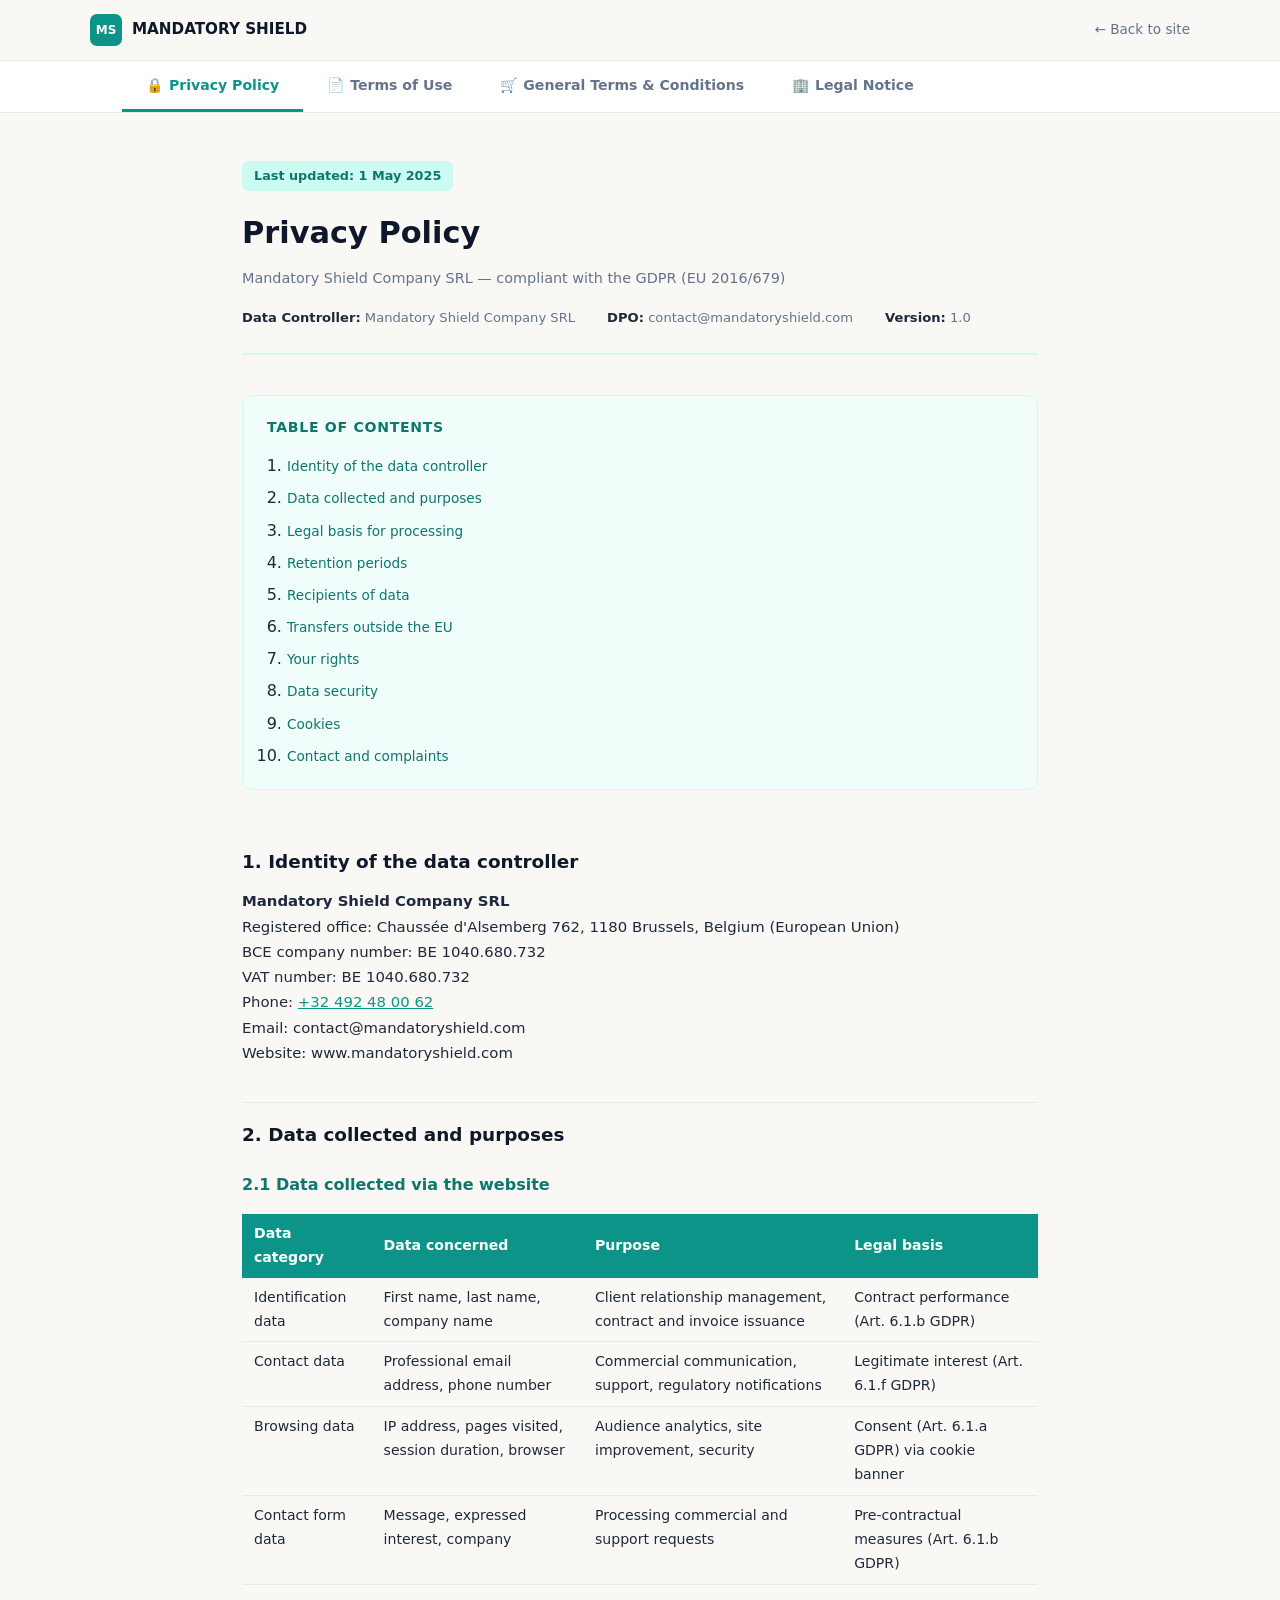
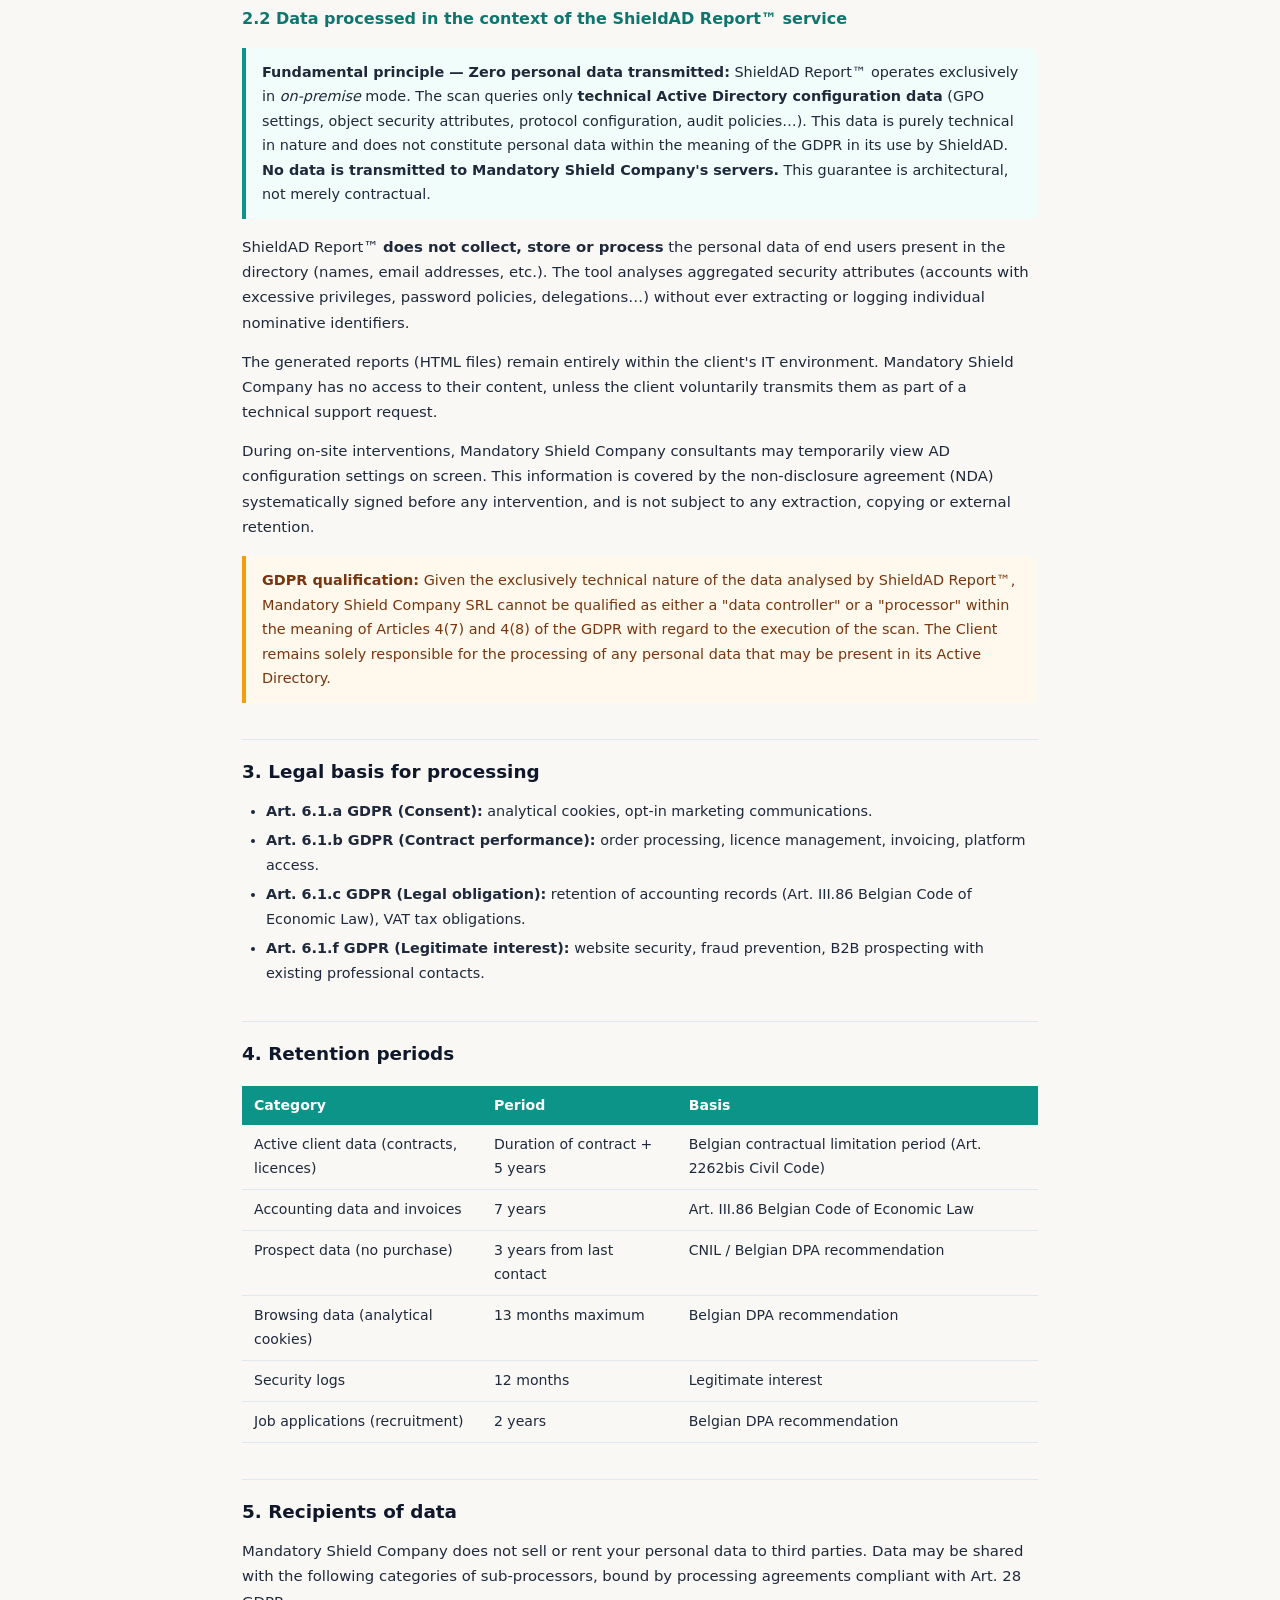
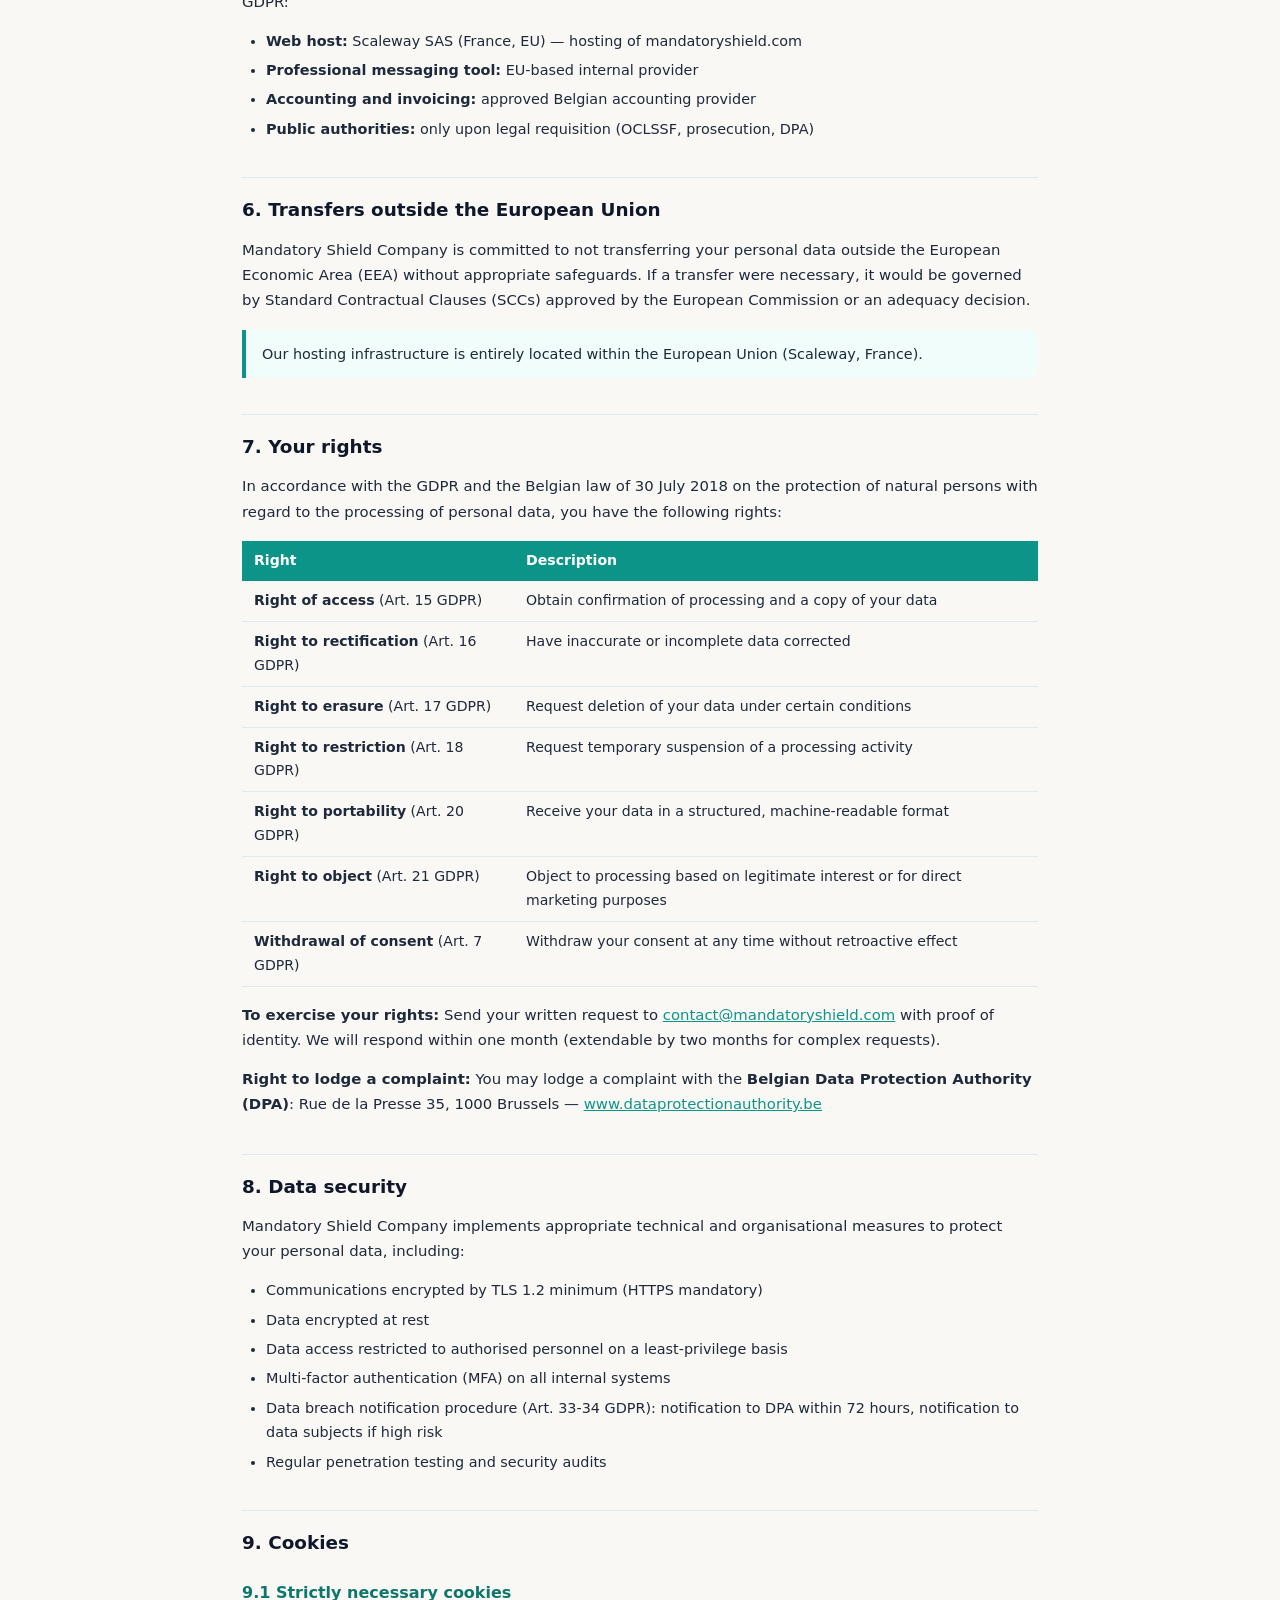
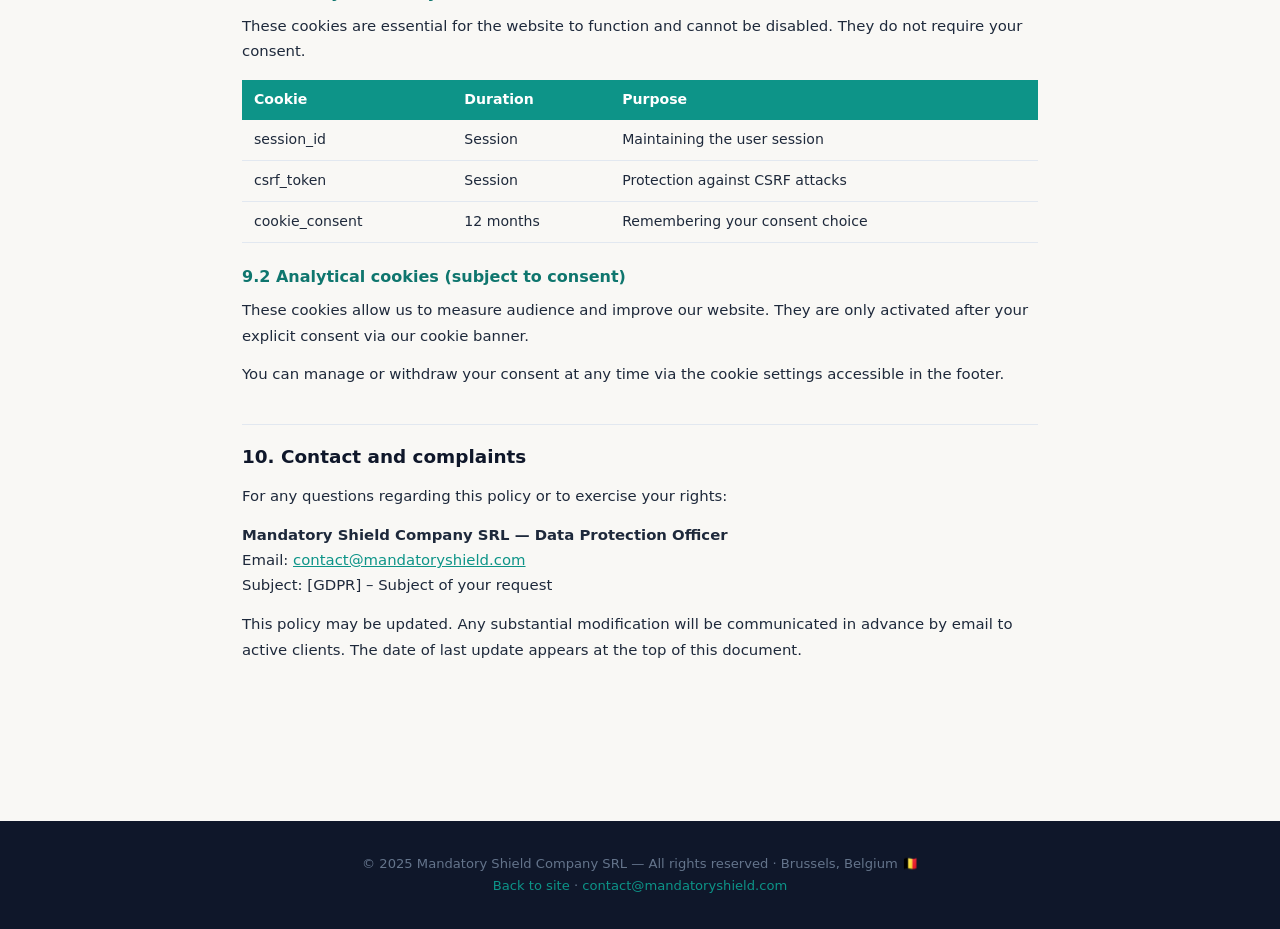
<file: legal-en.html>
<!DOCTYPE html>
<html lang="en">
<head>
  <meta charset="UTF-8" />
  <meta name="viewport" content="width=device-width, initial-scale=1.0" />
  <title>Legal Documents | Mandatory Shield Company</title>
  <meta name="description" content="Privacy policy, terms of use, general terms and conditions and legal notice of Mandatory Shield Company SRL, Brussels, Belgium." />
  <meta name="robots" content="noindex, follow" />
  <style>
    :root {
      --teal: #0d9488;
      --teal-dark: #0f766e;
      --teal-subtle: #f0fdfa;
      --teal-light: #ccfbf1;
      --navy: #0f172a;
      --text: #1e293b;
      --muted: #64748b;
      --border: #e2e8f0;
      --bg: #f9f8f5;
    }
    *, *::before, *::after { box-sizing: border-box; margin: 0; padding: 0; }
    html { scroll-behavior: smooth; }
    body { font-family: 'Segoe UI', system-ui, sans-serif; background: var(--bg); color: var(--text); line-height: 1.7; }

    /* NAV */
    nav { background: rgba(249,248,245,0.97); border-bottom: 1px solid var(--border); padding: 0 2rem; position: sticky; top: 0; z-index: 100; backdrop-filter: blur(10px); }
    .nav-inner { max-width: 1100px; margin: 0 auto; display: flex; align-items: center; justify-content: space-between; height: 60px; }
    .nav-logo { display: flex; align-items: center; gap: 10px; text-decoration: none; }
    .nav-logo-icon { width: 32px; height: 32px; background: var(--teal); border-radius: 7px; display: flex; align-items: center; justify-content: center; color: white; font-weight: 800; font-size: 12px; }
    .nav-logo-text { font-weight: 700; color: var(--navy); font-size: 0.95rem; }
    .nav-back { color: var(--muted); text-decoration: none; font-size: 0.85rem; display: flex; align-items: center; gap: 6px; }
    .nav-back:hover { color: var(--teal); }

    /* TABS */
    .tabs-wrapper { background: white; border-bottom: 1px solid var(--border); position: sticky; top: 60px; z-index: 99; }
    .tabs { max-width: 1100px; margin: 0 auto; display: flex; overflow-x: auto; gap: 0; padding: 0 2rem; scrollbar-width: none; }
    .tabs::-webkit-scrollbar { display: none; }
    .tab-btn { padding: 1rem 1.5rem; border: none; background: none; cursor: pointer; font-size: 0.88rem; font-weight: 600; color: var(--muted); border-bottom: 3px solid transparent; white-space: nowrap; transition: all .2s; font-family: inherit; }
    .tab-btn:hover { color: var(--teal); }
    .tab-btn.active { color: var(--teal); border-bottom-color: var(--teal); }

    /* CONTENT */
    .content-wrapper { max-width: 860px; margin: 0 auto; padding: 3rem 2rem 5rem; }
    .doc-section { display: none; }
    .doc-section.active { display: block; }

    .doc-header { margin-bottom: 2.5rem; padding-bottom: 1.5rem; border-bottom: 2px solid var(--teal-light); }
    .doc-header h1 { font-size: 1.9rem; font-weight: 800; color: var(--navy); margin-bottom: .5rem; }
    .doc-meta { display: flex; gap: 2rem; flex-wrap: wrap; margin-top: 1rem; }
    .doc-meta-item { font-size: 0.82rem; color: var(--muted); }
    .doc-meta-item strong { color: var(--text); }

    .doc-toc { background: var(--teal-subtle); border: 1px solid var(--teal-light); border-radius: 10px; padding: 1.25rem 1.5rem; margin-bottom: 2.5rem; }
    .doc-toc h3 { font-size: 0.88rem; font-weight: 700; color: var(--teal-dark); margin-bottom: .75rem; text-transform: uppercase; letter-spacing: .05em; }
    .doc-toc ol { padding-left: 1.25rem; display: flex; flex-direction: column; gap: 5px; }
    .doc-toc ol li a { color: var(--teal-dark); text-decoration: none; font-size: 0.85rem; font-weight: 500; }
    .doc-toc ol li a:hover { text-decoration: underline; }

    h2.legal-h2 { font-size: 1.15rem; font-weight: 700; color: var(--navy); margin: 2.25rem 0 .75rem; padding-top: 1rem; border-top: 1px solid var(--border); }
    h2.legal-h2:first-of-type { border-top: none; margin-top: 0; }
    h3.legal-h3 { font-size: 1rem; font-weight: 700; color: var(--teal-dark); margin: 1.25rem 0 .5rem; }
    p.legal-p { color: var(--text); font-size: 0.93rem; margin-bottom: .85rem; }
    ul.legal-ul, ol.legal-ol { padding-left: 1.5rem; margin-bottom: 1rem; display: flex; flex-direction: column; gap: 5px; }
    ul.legal-ul li, ol.legal-ol li { font-size: 0.9rem; color: var(--text); }
    .legal-highlight { background: var(--teal-subtle); border-left: 4px solid var(--teal); padding: .75rem 1rem; border-radius: 0 8px 8px 0; margin: 1rem 0; font-size: 0.9rem; }
    .legal-warning { background: #fef9ec; border-left: 4px solid #f59e0b; padding: .75rem 1rem; border-radius: 0 8px 8px 0; margin: 1rem 0; font-size: 0.9rem; color: #78350f; }
    table.legal-table { width: 100%; border-collapse: collapse; margin: 1rem 0; font-size: 0.88rem; }
    table.legal-table th { background: var(--teal); color: white; padding: 8px 12px; text-align: left; font-weight: 600; }
    table.legal-table td { padding: 8px 12px; border-bottom: 1px solid var(--border); vertical-align: top; }
    table.legal-table tr:nth-child(even) td { background: var(--bg); }
    .legal-date-box { display: inline-block; background: var(--teal-light); color: var(--teal-dark); padding: 4px 12px; border-radius: 6px; font-size: 0.8rem; font-weight: 600; margin-bottom: 1rem; }

    /* FOOTER */
    .legal-footer { background: var(--navy); color: #64748b; text-align: center; padding: 2rem; font-size: 0.82rem; margin-top: 4rem; }
    .legal-footer a { color: var(--teal); text-decoration: none; }
  </style>
</head>
<body>

<nav>
  <div class="nav-inner">
    <a href="index.html" class="nav-logo">
      <div class="nav-logo-icon">MS</div>
      <span class="nav-logo-text">MANDATORY SHIELD</span>
    </a>
    <a href="index.html" class="nav-back" id="back-link">← Back to site</a>
  </div>
</nav>

<div class="tabs-wrapper">
  <div class="tabs">
    <button class="tab-btn active" data-tab="privacy">🔒 Privacy Policy</button>
    <button class="tab-btn" data-tab="cgu">📄 Terms of Use</button>
    <button class="tab-btn" data-tab="cgv">🛒 General Terms &amp; Conditions</button>
    <button class="tab-btn" data-tab="mentions">🏢 Legal Notice</button>
  </div>
</div>

<div class="content-wrapper">

  <!-- ===================== PRIVACY POLICY ===================== -->
  <div id="privacy" class="doc-section active">
    <div class="doc-header">
      <div class="legal-date-box">Last updated: 1 May 2025</div>
      <h1>Privacy Policy</h1>
      <p style="color:var(--muted);font-size:.9rem;">Mandatory Shield Company SRL — compliant with the GDPR (EU 2016/679)</p>
      <div class="doc-meta">
        <div class="doc-meta-item"><strong>Data Controller:</strong> Mandatory Shield Company SRL</div>
        <div class="doc-meta-item"><strong>DPO:</strong> contact@mandatoryshield.com</div>
        <div class="doc-meta-item"><strong>Version:</strong> 1.0</div>
      </div>
    </div>

    <div class="doc-toc">
      <h3>Table of Contents</h3>
      <ol>
        <li><a href="#p1">Identity of the data controller</a></li>
        <li><a href="#p2">Data collected and purposes</a></li>
        <li><a href="#p3">Legal basis for processing</a></li>
        <li><a href="#p4">Retention periods</a></li>
        <li><a href="#p5">Recipients of data</a></li>
        <li><a href="#p6">Transfers outside the EU</a></li>
        <li><a href="#p7">Your rights</a></li>
        <li><a href="#p8">Data security</a></li>
        <li><a href="#p9">Cookies</a></li>
        <li><a href="#p10">Contact and complaints</a></li>
      </ol>
    </div>

    <h2 class="legal-h2" id="p1">1. Identity of the data controller</h2>
    <p class="legal-p"><strong>Mandatory Shield Company SRL</strong><br/>
    Registered office: Chaussée d'Alsemberg 762, 1180 Brussels, Belgium (European Union)<br/>
    BCE company number: BE 1040.680.732<br/>
    VAT number: BE 1040.680.732<br/>
    Phone: <a href="tel:+32492480062" style="color:var(--teal)">+32 492 48 00 62</a><br/>
    Email: contact@mandatoryshield.com<br/>
    Website: www.mandatoryshield.com</p>

    <h2 class="legal-h2" id="p2">2. Data collected and purposes</h2>

    <h3 class="legal-h3">2.1 Data collected via the website</h3>
    <table class="legal-table">
      <tr><th>Data category</th><th>Data concerned</th><th>Purpose</th><th>Legal basis</th></tr>
      <tr><td>Identification data</td><td>First name, last name, company name</td><td>Client relationship management, contract and invoice issuance</td><td>Contract performance (Art. 6.1.b GDPR)</td></tr>
      <tr><td>Contact data</td><td>Professional email address, phone number</td><td>Commercial communication, support, regulatory notifications</td><td>Legitimate interest (Art. 6.1.f GDPR)</td></tr>
      <tr><td>Browsing data</td><td>IP address, pages visited, session duration, browser</td><td>Audience analytics, site improvement, security</td><td>Consent (Art. 6.1.a GDPR) via cookie banner</td></tr>
      <tr><td>Contact form data</td><td>Message, expressed interest, company</td><td>Processing commercial and support requests</td><td>Pre-contractual measures (Art. 6.1.b GDPR)</td></tr>
    </table>

    <h3 class="legal-h3">2.2 Data processed in the context of the ShieldAD Report™ service</h3>
    <div class="legal-highlight">
      <strong>Fundamental principle — Zero personal data transmitted:</strong> ShieldAD Report™ operates exclusively in <em>on-premise</em> mode. The scan queries only <strong>technical Active Directory configuration data</strong> (GPO settings, object security attributes, protocol configuration, audit policies…). This data is purely technical in nature and does not constitute personal data within the meaning of the GDPR in its use by ShieldAD. <strong>No data is transmitted to Mandatory Shield Company's servers.</strong> This guarantee is architectural, not merely contractual.
    </div>
    <p class="legal-p">ShieldAD Report™ <strong>does not collect, store or process</strong> the personal data of end users present in the directory (names, email addresses, etc.). The tool analyses aggregated security attributes (accounts with excessive privileges, password policies, delegations…) without ever extracting or logging individual nominative identifiers.</p>
    <p class="legal-p">The generated reports (HTML files) remain entirely within the client's IT environment. Mandatory Shield Company has no access to their content, unless the client voluntarily transmits them as part of a technical support request.</p>
    <p class="legal-p">During on-site interventions, Mandatory Shield Company consultants may temporarily view AD configuration settings on screen. This information is covered by the non-disclosure agreement (NDA) systematically signed before any intervention, and is not subject to any extraction, copying or external retention.</p>
    <div class="legal-warning">
      <strong>GDPR qualification:</strong> Given the exclusively technical nature of the data analysed by ShieldAD Report™, Mandatory Shield Company SRL cannot be qualified as either a "data controller" or a "processor" within the meaning of Articles 4(7) and 4(8) of the GDPR with regard to the execution of the scan. The Client remains solely responsible for the processing of any personal data that may be present in its Active Directory.
    </div>

    <h2 class="legal-h2" id="p3">3. Legal basis for processing</h2>
    <ul class="legal-ul">
      <li><strong>Art. 6.1.a GDPR (Consent):</strong> analytical cookies, opt-in marketing communications.</li>
      <li><strong>Art. 6.1.b GDPR (Contract performance):</strong> order processing, licence management, invoicing, platform access.</li>
      <li><strong>Art. 6.1.c GDPR (Legal obligation):</strong> retention of accounting records (Art. III.86 Belgian Code of Economic Law), VAT tax obligations.</li>
      <li><strong>Art. 6.1.f GDPR (Legitimate interest):</strong> website security, fraud prevention, B2B prospecting with existing professional contacts.</li>
    </ul>

    <h2 class="legal-h2" id="p4">4. Retention periods</h2>
    <table class="legal-table">
      <tr><th>Category</th><th>Period</th><th>Basis</th></tr>
      <tr><td>Active client data (contracts, licences)</td><td>Duration of contract + 5 years</td><td>Belgian contractual limitation period (Art. 2262bis Civil Code)</td></tr>
      <tr><td>Accounting data and invoices</td><td>7 years</td><td>Art. III.86 Belgian Code of Economic Law</td></tr>
      <tr><td>Prospect data (no purchase)</td><td>3 years from last contact</td><td>CNIL / Belgian DPA recommendation</td></tr>
      <tr><td>Browsing data (analytical cookies)</td><td>13 months maximum</td><td>Belgian DPA recommendation</td></tr>
      <tr><td>Security logs</td><td>12 months</td><td>Legitimate interest</td></tr>
      <tr><td>Job applications (recruitment)</td><td>2 years</td><td>Belgian DPA recommendation</td></tr>
    </table>

    <h2 class="legal-h2" id="p5">5. Recipients of data</h2>
    <p class="legal-p">Mandatory Shield Company does not sell or rent your personal data to third parties. Data may be shared with the following categories of sub-processors, bound by processing agreements compliant with Art. 28 GDPR:</p>
    <ul class="legal-ul">
      <li><strong>Web host:</strong> Scaleway SAS (France, EU) — hosting of mandatoryshield.com</li>
      <li><strong>Professional messaging tool:</strong> EU-based internal provider</li>
      <li><strong>Accounting and invoicing:</strong> approved Belgian accounting provider</li>
      <li><strong>Public authorities:</strong> only upon legal requisition (OCLSSF, prosecution, DPA)</li>
    </ul>

    <h2 class="legal-h2" id="p6">6. Transfers outside the European Union</h2>
    <p class="legal-p">Mandatory Shield Company is committed to not transferring your personal data outside the European Economic Area (EEA) without appropriate safeguards. If a transfer were necessary, it would be governed by Standard Contractual Clauses (SCCs) approved by the European Commission or an adequacy decision.</p>
    <div class="legal-highlight">Our hosting infrastructure is entirely located within the European Union (Scaleway, France).</div>

    <h2 class="legal-h2" id="p7">7. Your rights</h2>
    <p class="legal-p">In accordance with the GDPR and the Belgian law of 30 July 2018 on the protection of natural persons with regard to the processing of personal data, you have the following rights:</p>
    <table class="legal-table">
      <tr><th>Right</th><th>Description</th></tr>
      <tr><td><strong>Right of access</strong> (Art. 15 GDPR)</td><td>Obtain confirmation of processing and a copy of your data</td></tr>
      <tr><td><strong>Right to rectification</strong> (Art. 16 GDPR)</td><td>Have inaccurate or incomplete data corrected</td></tr>
      <tr><td><strong>Right to erasure</strong> (Art. 17 GDPR)</td><td>Request deletion of your data under certain conditions</td></tr>
      <tr><td><strong>Right to restriction</strong> (Art. 18 GDPR)</td><td>Request temporary suspension of a processing activity</td></tr>
      <tr><td><strong>Right to portability</strong> (Art. 20 GDPR)</td><td>Receive your data in a structured, machine-readable format</td></tr>
      <tr><td><strong>Right to object</strong> (Art. 21 GDPR)</td><td>Object to processing based on legitimate interest or for direct marketing purposes</td></tr>
      <tr><td><strong>Withdrawal of consent</strong> (Art. 7 GDPR)</td><td>Withdraw your consent at any time without retroactive effect</td></tr>
    </table>
    <p class="legal-p"><strong>To exercise your rights:</strong> Send your written request to <a href="mailto:contact@mandatoryshield.com" style="color:var(--teal)">contact@mandatoryshield.com</a> with proof of identity. We will respond within one month (extendable by two months for complex requests).</p>
    <p class="legal-p"><strong>Right to lodge a complaint:</strong> You may lodge a complaint with the <strong>Belgian Data Protection Authority (DPA)</strong>: Rue de la Presse 35, 1000 Brussels — <a href="https://www.dataprotectionauthority.be" style="color:var(--teal)" target="_blank" rel="noopener">www.dataprotectionauthority.be</a></p>

    <h2 class="legal-h2" id="p8">8. Data security</h2>
    <p class="legal-p">Mandatory Shield Company implements appropriate technical and organisational measures to protect your personal data, including:</p>
    <ul class="legal-ul">
      <li>Communications encrypted by TLS 1.2 minimum (HTTPS mandatory)</li>
      <li>Data encrypted at rest</li>
      <li>Data access restricted to authorised personnel on a least-privilege basis</li>
      <li>Multi-factor authentication (MFA) on all internal systems</li>
      <li>Data breach notification procedure (Art. 33-34 GDPR): notification to DPA within 72 hours, notification to data subjects if high risk</li>
      <li>Regular penetration testing and security audits</li>
    </ul>

    <h2 class="legal-h2" id="p9">9. Cookies</h2>
    <h3 class="legal-h3">9.1 Strictly necessary cookies</h3>
    <p class="legal-p">These cookies are essential for the website to function and cannot be disabled. They do not require your consent.</p>
    <table class="legal-table">
      <tr><th>Cookie</th><th>Duration</th><th>Purpose</th></tr>
      <tr><td>session_id</td><td>Session</td><td>Maintaining the user session</td></tr>
      <tr><td>csrf_token</td><td>Session</td><td>Protection against CSRF attacks</td></tr>
      <tr><td>cookie_consent</td><td>12 months</td><td>Remembering your consent choice</td></tr>
    </table>
    <h3 class="legal-h3">9.2 Analytical cookies (subject to consent)</h3>
    <p class="legal-p">These cookies allow us to measure audience and improve our website. They are only activated after your explicit consent via our cookie banner.</p>
    <p class="legal-p">You can manage or withdraw your consent at any time via the cookie settings accessible in the footer.</p>

    <h2 class="legal-h2" id="p10">10. Contact and complaints</h2>
    <p class="legal-p">For any questions regarding this policy or to exercise your rights:</p>
    <p class="legal-p"><strong>Mandatory Shield Company SRL — Data Protection Officer</strong><br/>
    Email: <a href="mailto:contact@mandatoryshield.com" style="color:var(--teal)">contact@mandatoryshield.com</a><br/>
    Subject: [GDPR] – Subject of your request</p>
    <p class="legal-p">This policy may be updated. Any substantial modification will be communicated in advance by email to active clients. The date of last update appears at the top of this document.</p>
  </div>


  <!-- ===================== TERMS OF USE ===================== -->
  <div id="cgu" class="doc-section">
    <div class="doc-header">
      <div class="legal-date-box">Version 1.0 — In force since 1 May 2025</div>
      <h1>Terms of Use</h1>
      <p style="color:var(--muted);font-size:.9rem;">Mandatory Shield Company SRL — Website mandatoryshield.com and ShieldAD Report™ platform</p>
    </div>

    <div class="doc-toc">
      <h3>Table of Contents</h3>
      <ol>
        <li><a href="#u1">Purpose and scope</a></li>
        <li><a href="#u2">Acceptance of terms</a></li>
        <li><a href="#u3">Access to the site and platform</a></li>
        <li><a href="#u4">Intellectual property</a></li>
        <li><a href="#u5">User obligations</a></li>
        <li><a href="#u6">Liability</a></li>
        <li><a href="#u7">Hyperlinks</a></li>
        <li><a href="#u8">Applicable law and jurisdiction</a></li>
        <li><a href="#u9">Modification of Terms of Use</a></li>
      </ol>
    </div>

    <h2 class="legal-h2" id="u1">1. Purpose and scope</h2>
    <p class="legal-p">These Terms of Use (hereinafter "ToU") govern access to and use of the website <strong>www.mandatoryshield.com</strong> (hereinafter "the Site") published by <strong>Mandatory Shield Company SRL</strong>, a company governed by Belgian law with its registered office in Brussels, Belgium, currently being registered with the Crossroads Bank for Enterprises.</p>
    <p class="legal-p">These ToU apply to all visitors and users of the Site. They are distinct from the General Terms and Conditions of Sale (GTC) which govern commercial contractual relationships, and from the software licence for ShieldAD Report™.</p>

    <h2 class="legal-h2" id="u2">2. Acceptance of terms</h2>
    <p class="legal-p">Access to and use of the Site implies full and unconditional acceptance of these ToU. If you do not accept these terms, you must immediately cease using the Site.</p>
    <p class="legal-p">In the event of a conflict between these ToU and specific conditions applicable to certain services, the latter shall prevail.</p>

    <h2 class="legal-h2" id="u3">3. Access to the site and platform</h2>
    <h3 class="legal-h3">3.1 Availability</h3>
    <p class="legal-p">Mandatory Shield Company endeavours to ensure the Site is available 24/7. However, Mandatory Shield Company reserves the right to temporarily interrupt access for maintenance, updates or force majeure, without incurring liability.</p>
    <h3 class="legal-h3">3.2 Account creation</h3>
    <p class="legal-p">Certain services require the creation of a user account. The user undertakes to provide accurate, complete and up-to-date information, to maintain the confidentiality of their credentials and to immediately notify Mandatory Shield Company of any unauthorised access to their account.</p>
    <p class="legal-p">Mandatory Shield Company reserves the right to suspend or terminate any account in the event of a violation of these ToU.</p>
    <h3 class="legal-h3">3.3 Required technical configuration</h3>
    <p class="legal-p">The user is responsible for configuring their computer equipment to access the Site. Mandatory Shield Company cannot be held responsible for access problems related to the user's equipment configuration or internet service provider.</p>

    <h2 class="legal-h2" id="u4">4. Intellectual property</h2>
    <p class="legal-p">All elements of the Site and the ShieldAD Report™ platform — including texts, graphics, logos, icons, images, screenshots, source code, scoring algorithms, analysis engines, security rule bases, generated reports, trade names and trademarks — are the exclusive property of <strong>Mandatory Shield Company SRL</strong> or its licensors.</p>
    <p class="legal-p">These elements are protected by Belgian and European intellectual property law, including the <em>Belgian Code of Economic Law</em> (Book XI), Directive 2001/29/EC on copyright in the information society, and Directive 2009/24/EC on the legal protection of computer programs.</p>
    <div class="legal-warning">
      <strong>Prohibitions:</strong> Any reproduction, representation, modification, distribution, decompilation, reverse engineering, extraction of algorithms or creation of derivative works based on ShieldAD Report™ is strictly prohibited without prior written authorisation from Mandatory Shield Company SRL.
    </div>
    <p class="legal-p">A personal, non-exclusive, non-transferable and revocable licence to use the Site is granted to the user solely for the purpose of consulting the Site.</p>

    <h2 class="legal-h2" id="u5">5. User obligations</h2>
    <p class="legal-p">The user undertakes to:</p>
    <ul class="legal-ul">
      <li>Use the Site and platform in accordance with these ToU and applicable Belgian and European laws</li>
      <li>Not infringe the intellectual property rights of Mandatory Shield Company</li>
      <li>Not attempt to circumvent the security measures of the Site</li>
      <li>Not use the Site for unlawful, fraudulent or harmful purposes</li>
      <li>Not transmit viruses, malicious code or any content likely to impair the functioning of the Site</li>
      <li>Not reverse-engineer, decompile or disassemble the ShieldAD Report™ software</li>
      <li>Not use robots, scrapers or any automated means to collect data from the Site without prior written authorisation</li>
    </ul>
    <p class="legal-p">In the event of a violation of these obligations, Mandatory Shield Company reserves the right to immediately suspend access to the Site and services, and to initiate any appropriate legal proceedings.</p>

    <h2 class="legal-h2" id="u6">6. Liability</h2>
    <h3 class="legal-h3">6.1 Limitation of Mandatory Shield Company's liability</h3>
    <p class="legal-p">Information published on the Site is provided for information purposes only. Mandatory Shield Company does not guarantee the accuracy, completeness or currency of information published. Use of Site information is entirely at the user's own risk.</p>
    <p class="legal-p">ShieldAD Report™ is an audit and decision-support tool. Results provided do not constitute an absolute guarantee of security. Mandatory Shield Company cannot be held liable for security incidents occurring despite use of the software, data loss, business interruption or any indirect damage resulting from the use or inability to use the platform.</p>
    <p class="legal-p">Mandatory Shield Company's contractual liability is in all cases limited to the net amount paid by the client under the current contract, in accordance with the GTC.</p>
    <h3 class="legal-h3">6.2 Force majeure</h3>
    <p class="legal-p">Mandatory Shield Company cannot be held responsible for any failure to fulfil its obligations resulting from a force majeure event within the meaning of Article 5.225 of the new Belgian Civil Code, including major cyberattacks, internet infrastructure failures, natural disasters or government decisions.</p>

    <h2 class="legal-h2" id="u7">7. Hyperlinks</h2>
    <p class="legal-p">The Site may contain links to third-party websites. These links are provided for information purposes only. Mandatory Shield Company exercises no control over the content of these sites and accepts no liability for their content, privacy policy or practices.</p>
    <p class="legal-p">The creation of hyperlinks pointing to the Site is permitted provided that the link does not create confusion about the identity or activities of Mandatory Shield Company and is not used in a context that damages the company's image.</p>

    <h2 class="legal-h2" id="u8">8. Applicable law and jurisdiction</h2>
    <p class="legal-p">These ToU are governed by <strong>Belgian law</strong>, excluding its conflict of laws rules, and shall be interpreted accordingly.</p>
    <p class="legal-p">In the event of a dispute relating to the interpretation, validity or performance of these ToU, and failing amicable resolution within 30 days of notification of the dispute, the parties confer exclusive jurisdiction on the <strong>competent courts of the judicial district of Brussels</strong> (Belgium).</p>
    <p class="legal-p">For consumers residing in the EU: in accordance with Regulation (EU) No 524/2013, you may use the Online Dispute Resolution (ODR) platform: <a href="https://ec.europa.eu/consumers/odr" style="color:var(--teal)" target="_blank" rel="noopener">https://ec.europa.eu/consumers/odr</a>. Mandatory Shield Company provides services exclusively to professionals (B2B).</p>

    <h2 class="legal-h2" id="u9">9. Modification of Terms of Use</h2>
    <p class="legal-p">Mandatory Shield Company reserves the right to modify these ToU at any time. Modifications take effect upon publication on the Site. Users with an account will be notified by email of any substantial modification at least 30 days before it takes effect.</p>
    <p class="legal-p">Continued use of the Site after modification of the ToU constitutes acceptance of the new terms.</p>
  </div>


  <!-- ===================== GENERAL TERMS & CONDITIONS ===================== -->
  <div id="cgv" class="doc-section">
    <div class="doc-header">
      <div class="legal-date-box">Version 1.0 — In force since 1 May 2025</div>
      <h1>General Terms &amp; Conditions of Sale (GTC)</h1>
      <p style="color:var(--muted);font-size:.9rem;">Mandatory Shield Company SRL — Exclusively B2B sales — Belgian law applicable</p>
    </div>

    <div class="doc-toc">
      <h3>Table of Contents</h3>
      <ol>
        <li><a href="#v1">Identification of seller and scope</a></li>
        <li><a href="#v2">Formation of contract</a></li>
        <li><a href="#v3">Description of offers and services</a></li>
        <li><a href="#v4">Pricing, VAT and invoicing</a></li>
        <li><a href="#v5">Payment terms</a></li>
        <li><a href="#v6">Delivery and on-site intervention</a></li>
        <li><a href="#v7">Software licence</a></li>
        <li><a href="#v8">Duration, renewal and termination</a></li>
        <li><a href="#v9">Warranties and support</a></li>
        <li><a href="#v10">Liability and limitation</a></li>
        <li><a href="#v11">Confidentiality</a></li>
        <li><a href="#v12">Applicable law and disputes</a></li>
      </ol>
    </div>

    <h2 class="legal-h2" id="v1">1. Identification of seller and scope</h2>
    <p class="legal-p"><strong>Mandatory Shield Company SRL</strong><br/>
    Registered office: Chaussée d'Alsemberg 762, 1180 Brussels, Belgium (European Union)<br/>
    BCE number: BE 1040.680.732 | VAT: BE 1040.680.732<br/>
    Phone: +32 492 48 00 62 | Commercial email: contact@mandatoryshield.com</p>
    <p class="legal-p">These General Terms and Conditions of Sale (hereinafter "GTC") apply exclusively to sales and service agreements concluded between Mandatory Shield Company SRL (hereinafter "the Provider") and any professional buyer (hereinafter "the Client"), whether a legal entity or a natural person acting in the course of their professional activity.</p>
    <div class="legal-warning"><strong>These GTC apply exclusively in a B2B context.</strong> They do not apply to consumers within the meaning of Belgian consumer law (Book VI of the Code of Economic Law).</div>
    <p class="legal-p">Any order implies full and unconditional acceptance of these GTC, which prevail over the Client's general purchasing conditions, unless otherwise agreed in writing and signed by a legal representative of Mandatory Shield Company SRL.</p>

    <h2 class="legal-h2" id="v2">2. Formation of contract</h2>
    <p class="legal-p">The contract is formed through the following steps:</p>
    <ol class="legal-ol">
      <li><strong>Request:</strong> The Client submits a request via the website or by email.</li>
      <li><strong>Quotation:</strong> Mandatory Shield Company issues a personalised written quotation within 48 business hours.</li>
      <li><strong>Acceptance:</strong> The Client signs and returns the quotation, accompanied by a purchase order or formal acceptance by email.</li>
      <li><strong>Confirmation:</strong> Mandatory Shield Company confirms receipt and schedules the service.</li>
    </ol>
    <p class="legal-p">The quotation is valid for 30 calendar days from the date of issue, unless otherwise expressly stated.</p>

    <h2 class="legal-h2" id="v3">3. Description of offers and services</h2>
    <table class="legal-table">
      <tr><th>Plan</th><th>Main content</th><th>Indicative price excl. VAT/year</th></tr>
      <tr><td><strong>ONE-SHOT</strong></td><td>Single MSC-led on-site intervention, full scan (344 controls), all 7 reports, SHA-256 validated execution, expert debrief</td><td>2,400 €</td></tr>
      <tr><td><strong>ESSENTIAL</strong></td><td>Everything in One-Shot + trend report, software update access, email support. Target: SME 20–200 users</td><td>6,900 €</td></tr>
      <tr><td><strong>PROFESSIONAL</strong></td><td>Everything in Essential + ShieldConnect (6 SIEM connectors, JSON/CEF), unlimited scans, priority phone + email support, premium updates. Target: ETI 200–800 users</td><td>14,900 €</td></tr>
    </table>
    <p class="legal-p">Each intervention systematically includes an on-site visit by a Mandatory Shield Company consultant, in accordance with the company's audit philosophy. Travel expenses for interventions outside the Brussels-Capital Region are invoiced according to the rate schedule communicated with the quotation.</p>

    <h2 class="legal-h2" id="v4">4. Pricing, VAT and invoicing</h2>
    <p class="legal-p">All prices are expressed in euros (<strong>€</strong>), <strong>excluding VAT (ex-VAT)</strong>. The applicable VAT is that in force in Belgium at the legal rate applicable on the invoicing date (currently 21% on B2B IT services in Belgium, subject to the reverse charge mechanism for intra-community VAT-registered entities).</p>
    <p class="legal-p">The invoice is issued upon contract or purchase order signature. For One-Shot: 10% deposit on signing, then the remaining balance split evenly — 50% on delivery of first reports, 50% on delivery of final reports. For annual subscriptions (Essential / Professional): billed quarterly. No pro-rata refund applies in the event of early termination, unless otherwise expressly stipulated in the contract.</p>
    <h3 class="legal-h3">Price revision</h3>
    <p class="legal-p">Prices may be revised annually, at the earliest at contract expiry, with 60 days' written notice. The revision is capped at the Belgian consumer price index (CPI) published by Statbel for the previous year, unless there is a substantial evolution of the product.</p>

    <h2 class="legal-h2" id="v5">5. Payment terms</h2>
    <p class="legal-p"><strong>Payment deadline:</strong> Invoices are payable within <strong>30 days net end of month</strong> from the date of issue, by bank transfer to the account of Mandatory Shield Company SRL, details of which appear on the invoice.</p>
    <p class="legal-p"><strong>Late payment:</strong> In accordance with the Belgian law of 2 August 2002 on combating late payment in commercial transactions (transposing Directive 2011/7/EU), any late payment automatically and without prior formal notice entails:</p>
    <ul class="legal-ul">
      <li>Late payment interest at the ECB reference rate plus 8 percentage points</li>
      <li>A flat-rate recovery indemnity of <strong>€40</strong> per unpaid invoice</li>
      <li>The right to suspend access to services after a formal notice remaining without effect for 15 days</li>
    </ul>
    <p class="legal-p"><strong>Retention of title clause:</strong> The ShieldAD Report™ software and licences granted remain the exclusive property of Mandatory Shield Company SRL until full payment of all amounts due.</p>

    <h2 class="legal-h2" id="v6">6. Delivery and on-site intervention</h2>
    <p class="legal-p">After receipt of payment and contract signature, the on-site intervention is scheduled within <strong>5 to 10 business days</strong> depending on the Client's location and consultant availability.</p>
    <p class="legal-p">The Client undertakes to:</p>
    <ul class="legal-ul">
      <li>Provide a Windows workstation meeting the technical prerequisites (Windows Server 2016+, PowerShell 5.1+, RSAT AD module)</li>
      <li>Designate a technical contact (system administrator) and a management representative (CIO or equivalent) present during the intervention</li>
      <li>Provide secure network access to the relevant Active Directory domain</li>
      <li>Validate the SHA-256 hash of the ShieldAD executable in the presence of the consultant before launch</li>
    </ul>
    <p class="legal-p">In the event of inaccessibility attributable to the Client (absence of contact, unprepared environment), the travel expenses for the lost day will be invoiced to the Client at €500 ex-VAT.</p>

    <h2 class="legal-h2" id="v7">7. Software licence</h2>
    <p class="legal-p">Mandatory Shield Company grants the Client, for the duration of the contract, a non-exclusive, non-transferable licence to use the software, limited to the Active Directory domains of the Client designated in the contract.</p>
    <p class="legal-p"><strong>Permitted uses:</strong> Running the software on the Client's systems, generating audit reports for internal use and presentation to external auditors in the context of compliance procedures.</p>
    <p class="legal-p"><strong>Prohibited uses:</strong></p>
    <ul class="legal-ul">
      <li>Sub-licensing, reselling, renting or lending the software to third parties</li>
      <li>Using the software to audit infrastructures not belonging to the Client (third-party service provision)</li>
      <li>Reverse engineering, decompiling, disassembling or extracting security rules</li>
      <li>Modifying, adapting or creating derivative works based on the software</li>
    </ul>

    <h2 class="legal-h2" id="v8">8. Duration, renewal and termination</h2>
    <p class="legal-p"><strong>Duration:</strong> Contracts are concluded for an initial period of one (1) year from the date of signature.</p>
    <p class="legal-p"><strong>Renewal:</strong> Upon expiry, the contract is tacitly renewed for successive one-year periods, unless notice of non-renewal is sent by registered letter or email with acknowledgement of receipt at least <strong>30 days before the expiry date</strong>.</p>
    <p class="legal-p"><strong>Termination for breach:</strong> Either party may terminate the contract by operation of law, after a formal notice by registered letter remaining without effect for 15 days, in the event of a serious breach by the other party of its contractual obligations.</p>
    <p class="legal-p"><strong>Effects of termination:</strong> At the date of termination, the Client's access rights and licences are immediately revoked. No refund is due for the period already invoiced.</p>

    <h2 class="legal-h2" id="v9">9. Warranties and support</h2>
    <h3 class="legal-h3">9.1 Operational warranty</h3>
    <p class="legal-p">Mandatory Shield Company warrants that ShieldAD Report™ will function in accordance with its documentation for the technical environments described in the prerequisites. In the event of a proven malfunction, Mandatory Shield Company undertakes to provide a fix or workaround within a reasonable timeframe.</p>
    <h3 class="legal-h3">9.2 Technical support</h3>
    <table class="legal-table">
      <tr><th>Plan</th><th>Channel</th><th>Guaranteed response time</th><th>Hours</th></tr>
      <tr><td>Essential</td><td>Email only</td><td>48 business hours</td><td>Mon–Fri 9am–6pm CET</td></tr>
      <tr><td>Professional</td><td>Email + Phone</td><td>24 business hours</td><td>Mon–Fri 9am–6pm CET</td></tr>
    </table>
    <h3 class="legal-h3">9.3 Updates</h3>
    <p class="legal-p">Corrective updates and new security rules integrated into ShieldAD Report™ are included in the subscription. Major new features may be subject to a price upgrade communicated with 60 days' notice.</p>

    <h2 class="legal-h2" id="v10">10. Liability and limitation</h2>
    <p class="legal-p">ShieldAD Report™ is an audit and decision-support tool. It does not replace a security audit certified by an accredited body, nor the Client's legal obligations in terms of cybersecurity.</p>
    <p class="legal-p">Mandatory Shield Company's liability may only be engaged for direct, foreseeable and proven damage resulting from a proven fault in the performance of its contractual obligations.</p>
    <p class="legal-p"><strong>Under no circumstances</strong> can Mandatory Shield Company be held liable for:</p>
    <ul class="legal-ul">
      <li>Indirect damages (loss of revenue, data loss, reputational damage)</li>
      <li>Security incidents occurring in the Client's environments, whether or not a vulnerability was flagged by ShieldAD</li>
      <li>The Client's non-compliance with NIS2, ISO 27001, GDPR or other regulations after receipt of reports</li>
      <li>Damages resulting from use of the software not in accordance with the documentation</li>
    </ul>
    <p class="legal-p"><strong>Liability cap:</strong> The total and cumulative liability of Mandatory Shield Company under this contract is limited to the net amount actually received by Mandatory Shield Company under the current contract year.</p>

    <h2 class="legal-h2" id="v11">11. Confidentiality</h2>
    <p class="legal-p">The parties mutually undertake to treat as confidential all information exchanged in the context of the contract, including the Client's Active Directory technical infrastructure data, audit results and generated reports.</p>
    <p class="legal-p">A non-disclosure agreement (NDA) is systematically proposed and signed before any on-site intervention. In the event of a conflict, the provisions of the signed NDA prevail over these GTC.</p>
    <p class="legal-p">These confidentiality obligations survive the expiry or termination of the contract for a period of <strong>5 years</strong>.</p>

    <h2 class="legal-h2" id="v12">12. Applicable law and disputes</h2>
    <p class="legal-p">These GTC are governed by <strong>Belgian law</strong>. In the event of a dispute, the parties will endeavour to find an amicable solution within 30 days. Failing that, the dispute will be submitted to the exclusive jurisdiction of the <strong>courts of the judicial district of Brussels</strong>.</p>
    <p class="legal-p">The parties expressly waive the application of the United Nations Convention on Contracts for the International Sale of Goods (CISG) to their contractual relationship.</p>
  </div>


  <!-- ===================== LEGAL NOTICE ===================== -->
  <div id="mentions" class="doc-section">
    <div class="doc-header">
      <div class="legal-date-box">Updated: 1 May 2025</div>
      <h1>Legal Notice</h1>
      <p style="color:var(--muted);font-size:.9rem;">Pursuant to Article XII.7 of the Belgian Code of Economic Law and applicable European law</p>
    </div>

    <h2 class="legal-h2">1. Publisher</h2>
    <p class="legal-p">
      <strong>Mandatory Shield Company SRL</strong><br/>
      Legal form: Private Limited Company (SRL/BV) under Belgian law<br/>
      Registered office: Chaussée d'Alsemberg 762, 1180 Brussels, Belgium (European Union)<br/>
      BCE company number: BE 1040.680.732<br/>
      Intra-community VAT number: BE 1040.680.732<br/>
      Capital: being determined upon incorporation<br/>
      <br/>
      <strong>Co-founders and directors:</strong><br/>
      Pierre-Antoine Rouhaud — Co-founder &amp; CEO<br/>
      Raphaël Berki — Co-founder &amp; CTO<br/>
      <br/>
      <strong>Contact:</strong> contact@mandatoryshield.com — +32 492 48 00 62<br/>
      <strong>Website:</strong> www.mandatoryshield.com
    </p>

    <h2 class="legal-h2">2. Hosting</h2>
    <p class="legal-p">
      <strong>Scaleway SAS</strong><br/>
      Subsidiary of the Iliad group<br/>
      8 rue de la Ville l'Évêque — 75008 Paris, France<br/>
      RCS Paris: 433 115 904<br/>
      Website: <a href="https://www.scaleway.com" style="color:var(--teal)" target="_blank" rel="noopener">www.scaleway.com</a><br/>
      Infrastructure hosted within the European Union (France)
    </p>

    <h2 class="legal-h2">3. Intellectual property</h2>
    <p class="legal-p">All content on this site — texts, graphics, logos, icons, images, audio or video clips, digital downloads, data compilations, software — is the property of <strong>Mandatory Shield Company SRL</strong> or its licensors and is protected by Belgian and international intellectual property law.</p>
    <p class="legal-p">The trademark <strong>ShieldAD Report™</strong>, the Mandatory Shield logo and all trade names used on this site are registered or pending trademarks. Any unauthorised reproduction or representation constitutes an infringement sanctioned by the Belgian Code of Economic Law (Book XI) and applicable European texts.</p>

    <h2 class="legal-h2">4. Editorial responsibility</h2>
    <p class="legal-p">Publication director: <strong>Pierre-Antoine Rouhaud</strong>, Co-founder &amp; CEO of Mandatory Shield Company SRL.</p>
    <p class="legal-p">Mandatory Shield Company SRL endeavours to ensure the accuracy and currency of information published on this site. However, it cannot guarantee the accuracy, precision or completeness of information made available on this site. Accordingly, Mandatory Shield Company accepts no liability for any inaccuracy, imprecision or omission relating to information available on this site.</p>

    <h2 class="legal-h2">5. Personal data and GDPR</h2>
    <p class="legal-p">The processing of personal data collected via this site is carried out in accordance with <strong>Regulation (EU) 2016/679 of 27 April 2016</strong> (GDPR) and the Belgian law of 30 July 2018 on the protection of natural persons with regard to the processing of personal data.</p>
    <p class="legal-p">Data controller: Mandatory Shield Company SRL, contact@mandatoryshield.com.</p>
    <p class="legal-p">For any questions regarding the protection of your data or to exercise your rights (access, rectification, erasure, portability, objection), please consult our <button data-show-tab="privacy" style="background:none;border:none;color:var(--teal);cursor:pointer;font-weight:600;text-decoration:underline;font-family:inherit;font-size:inherit;">Privacy Policy</button> or contact us at contact@mandatoryshield.com.</p>
    <p class="legal-p">Supervisory authority: <strong>Belgian Data Protection Authority (DPA)</strong> — Rue de la Presse 35, 1000 Brussels — <a href="https://www.dataprotectionauthority.be" style="color:var(--teal)" target="_blank" rel="noopener">www.dataprotectionauthority.be</a></p>

    <h2 class="legal-h2">6. Cookies</h2>
    <p class="legal-p">This site uses cookies. For detailed information on the cookies used, their purpose and how to manage your preferences, please consult our <button data-show-tab="privacy" style="background:none;border:none;color:var(--teal);cursor:pointer;font-weight:600;text-decoration:underline;font-family:inherit;font-size:inherit;">Privacy Policy</button>, section 9 (Cookies).</p>

    <h2 class="legal-h2">7. Applicable law</h2>
    <p class="legal-p">This site and its content are subject to <strong>Belgian law</strong>. In the event of a dispute concerning the use of the site, the competent courts of the judicial district of <strong>Brussels</strong> (Belgium) shall have exclusive jurisdiction.</p>

    <h2 class="legal-h2">8. Registration numbers and registers</h2>
    <table class="legal-table">
      <tr><th>Register / Body</th><th>Number / Status</th></tr>
      <tr><td>Crossroads Bank for Enterprises (BCE)</td><td>BE 1040.680.732</td></tr>
      <tr><td>Belgian VAT number</td><td>BE 1040.680.732</td></tr>
      <tr><td>Business court</td><td>Brussels (jurisdiction)</td></tr>
      <tr><td>ShieldAD Report™ trademark</td><td>EUIPO filing in progress</td></tr>
      <tr><td>Professional liability insurance</td><td><em>Being arranged — prior to any commercial contract</em></td></tr>
    </table>

    <h2 class="legal-h2">9. Credits</h2>
    <p class="legal-p">Website design and development: Mandatory Shield Company SRL — Internal team.<br/>
    Icons: Lucide Icons (MIT licence).<br/>
    Typefaces: Segoe UI / System UI (system licences).</p>

    <div class="legal-highlight" style="margin-top:2rem;">
      <strong>📋 Still outstanding:</strong> The share capital amount and professional liability insurance must be finalised before any commercial contract, in accordance with Article XII.7 §1 of the Belgian Code of Economic Law.
    </div>
  </div>

</div>

<div class="legal-footer">
  © 2025 Mandatory Shield Company SRL — All rights reserved · Brussels, Belgium 🇧🇪<br/>
  <a href="index.html" id="footer-back-link">Back to site</a> · <a href="mailto:contact@mandatoryshield.com">contact@mandatoryshield.com</a>
</div>

<script src="legal.js"></script>
</body>
</html>
</file>
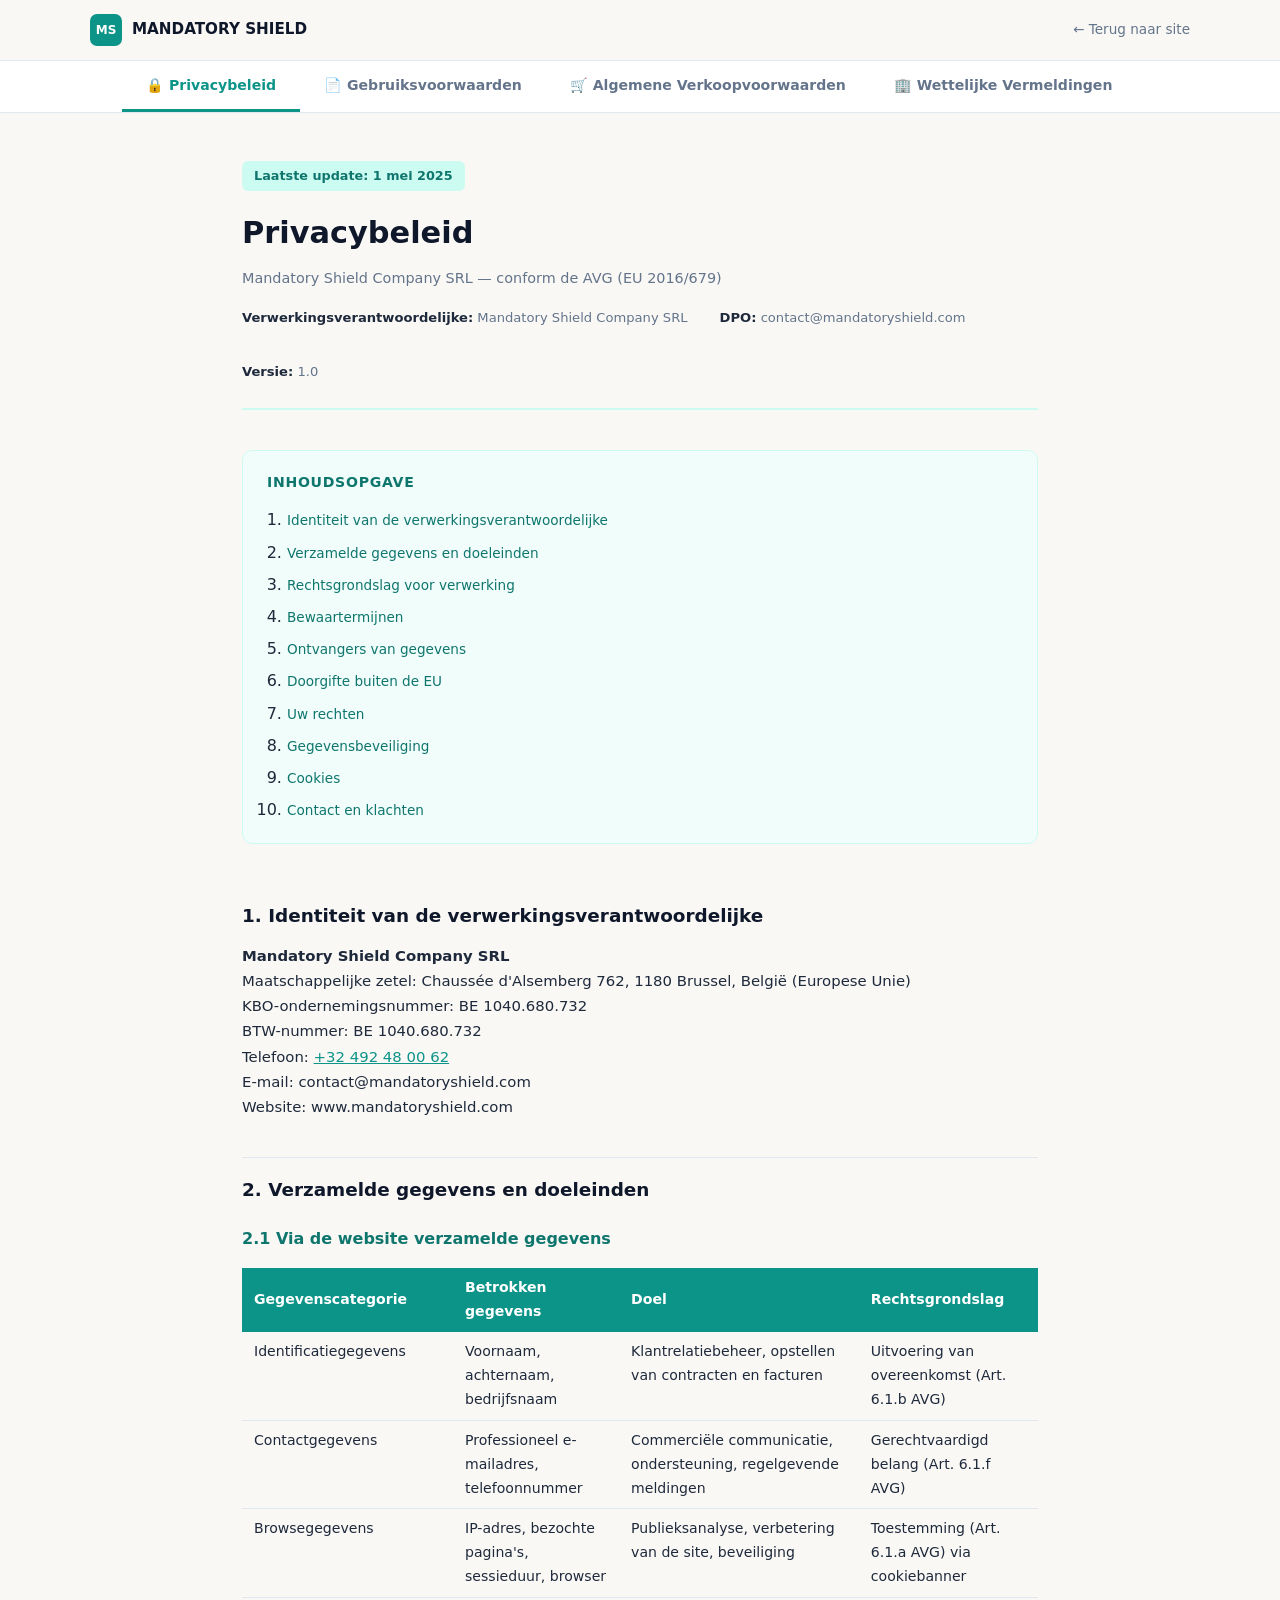
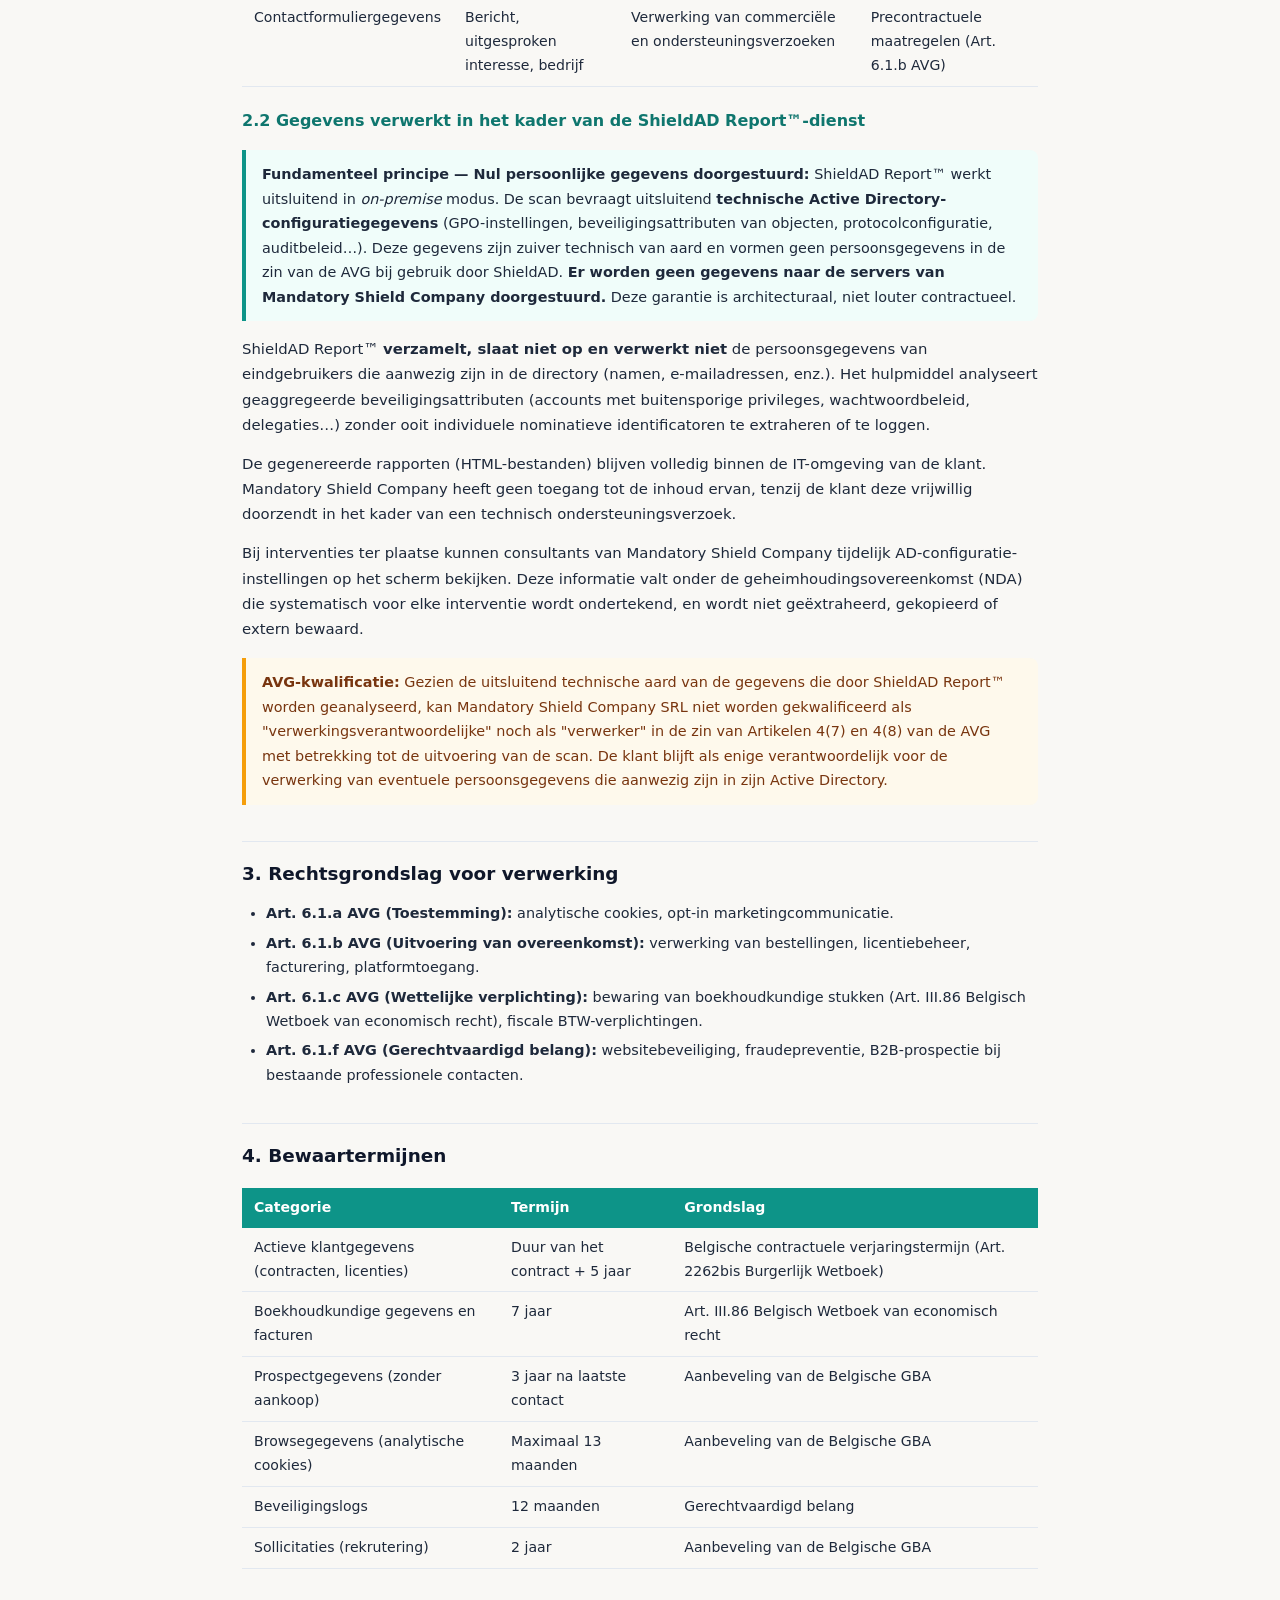
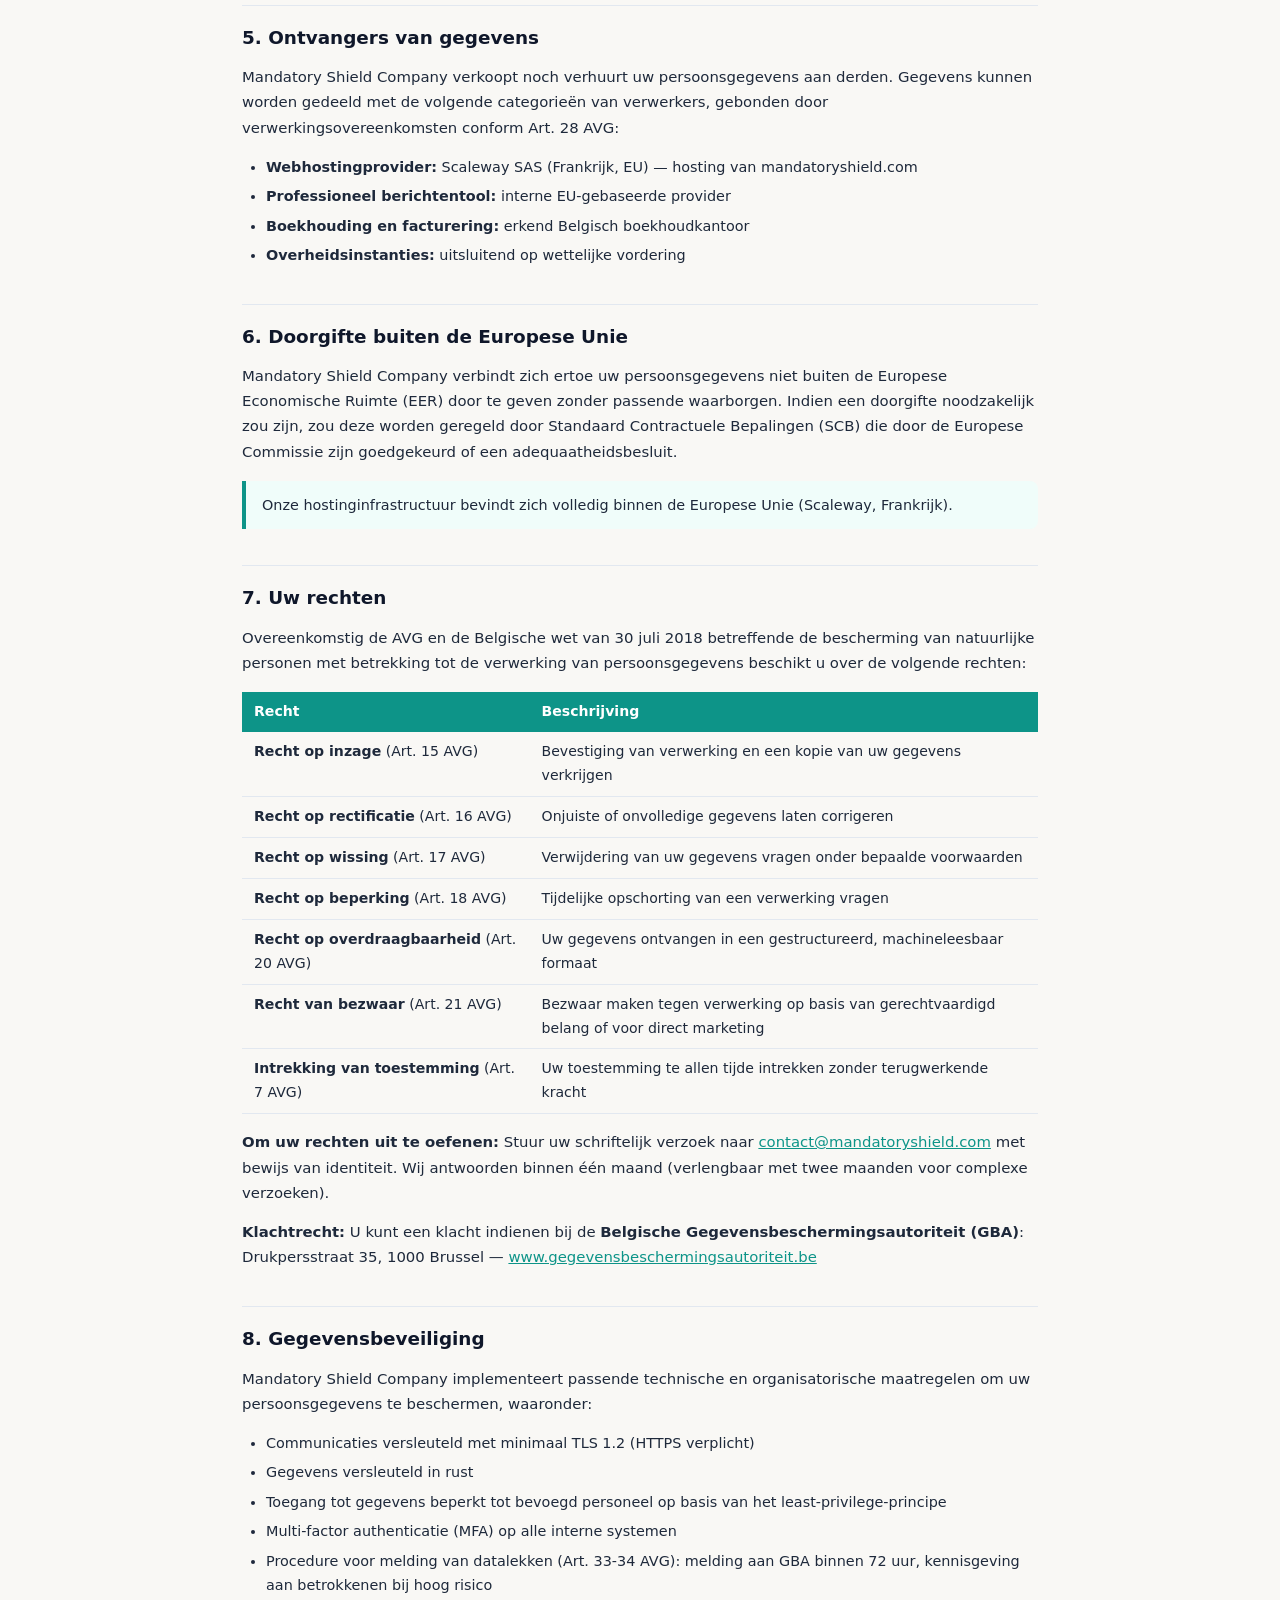
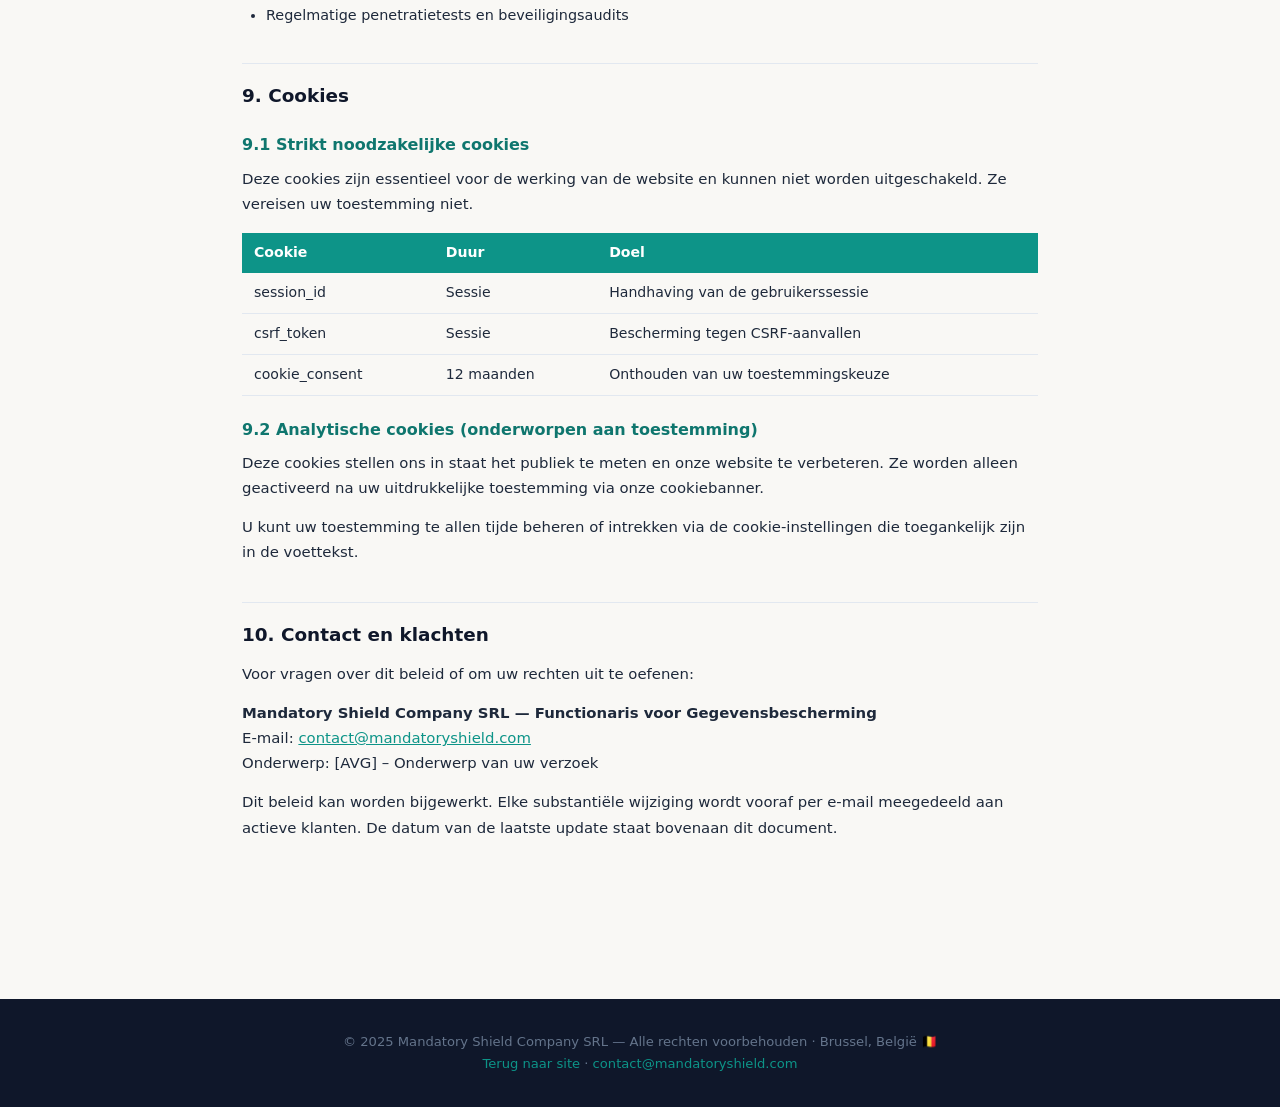
<file: legal-nl.html>
<!DOCTYPE html>
<html lang="nl">
<head>
  <meta charset="UTF-8" />
  <meta name="viewport" content="width=device-width, initial-scale=1.0" />
  <title>Juridische Documenten | Mandatory Shield Company</title>
  <meta name="description" content="Privacybeleid, gebruiksvoorwaarden, algemene verkoopvoorwaarden en wettelijke vermeldingen van Mandatory Shield Company SRL, Brussel, België." />
  <meta name="robots" content="noindex, follow" />
  <style>
    :root {
      --teal: #0d9488;
      --teal-dark: #0f766e;
      --teal-subtle: #f0fdfa;
      --teal-light: #ccfbf1;
      --navy: #0f172a;
      --text: #1e293b;
      --muted: #64748b;
      --border: #e2e8f0;
      --bg: #f9f8f5;
    }
    *, *::before, *::after { box-sizing: border-box; margin: 0; padding: 0; }
    html { scroll-behavior: smooth; }
    body { font-family: 'Segoe UI', system-ui, sans-serif; background: var(--bg); color: var(--text); line-height: 1.7; }

    /* NAV */
    nav { background: rgba(249,248,245,0.97); border-bottom: 1px solid var(--border); padding: 0 2rem; position: sticky; top: 0; z-index: 100; backdrop-filter: blur(10px); }
    .nav-inner { max-width: 1100px; margin: 0 auto; display: flex; align-items: center; justify-content: space-between; height: 60px; }
    .nav-logo { display: flex; align-items: center; gap: 10px; text-decoration: none; }
    .nav-logo-icon { width: 32px; height: 32px; background: var(--teal); border-radius: 7px; display: flex; align-items: center; justify-content: center; color: white; font-weight: 800; font-size: 12px; }
    .nav-logo-text { font-weight: 700; color: var(--navy); font-size: 0.95rem; }
    .nav-back { color: var(--muted); text-decoration: none; font-size: 0.85rem; display: flex; align-items: center; gap: 6px; }
    .nav-back:hover { color: var(--teal); }

    /* TABS */
    .tabs-wrapper { background: white; border-bottom: 1px solid var(--border); position: sticky; top: 60px; z-index: 99; }
    .tabs { max-width: 1100px; margin: 0 auto; display: flex; overflow-x: auto; gap: 0; padding: 0 2rem; scrollbar-width: none; }
    .tabs::-webkit-scrollbar { display: none; }
    .tab-btn { padding: 1rem 1.5rem; border: none; background: none; cursor: pointer; font-size: 0.88rem; font-weight: 600; color: var(--muted); border-bottom: 3px solid transparent; white-space: nowrap; transition: all .2s; font-family: inherit; }
    .tab-btn:hover { color: var(--teal); }
    .tab-btn.active { color: var(--teal); border-bottom-color: var(--teal); }

    /* CONTENT */
    .content-wrapper { max-width: 860px; margin: 0 auto; padding: 3rem 2rem 5rem; }
    .doc-section { display: none; }
    .doc-section.active { display: block; }

    .doc-header { margin-bottom: 2.5rem; padding-bottom: 1.5rem; border-bottom: 2px solid var(--teal-light); }
    .doc-header h1 { font-size: 1.9rem; font-weight: 800; color: var(--navy); margin-bottom: .5rem; }
    .doc-meta { display: flex; gap: 2rem; flex-wrap: wrap; margin-top: 1rem; }
    .doc-meta-item { font-size: 0.82rem; color: var(--muted); }
    .doc-meta-item strong { color: var(--text); }

    .doc-toc { background: var(--teal-subtle); border: 1px solid var(--teal-light); border-radius: 10px; padding: 1.25rem 1.5rem; margin-bottom: 2.5rem; }
    .doc-toc h3 { font-size: 0.88rem; font-weight: 700; color: var(--teal-dark); margin-bottom: .75rem; text-transform: uppercase; letter-spacing: .05em; }
    .doc-toc ol { padding-left: 1.25rem; display: flex; flex-direction: column; gap: 5px; }
    .doc-toc ol li a { color: var(--teal-dark); text-decoration: none; font-size: 0.85rem; font-weight: 500; }
    .doc-toc ol li a:hover { text-decoration: underline; }

    h2.legal-h2 { font-size: 1.15rem; font-weight: 700; color: var(--navy); margin: 2.25rem 0 .75rem; padding-top: 1rem; border-top: 1px solid var(--border); }
    h2.legal-h2:first-of-type { border-top: none; margin-top: 0; }
    h3.legal-h3 { font-size: 1rem; font-weight: 700; color: var(--teal-dark); margin: 1.25rem 0 .5rem; }
    p.legal-p { color: var(--text); font-size: 0.93rem; margin-bottom: .85rem; }
    ul.legal-ul, ol.legal-ol { padding-left: 1.5rem; margin-bottom: 1rem; display: flex; flex-direction: column; gap: 5px; }
    ul.legal-ul li, ol.legal-ol li { font-size: 0.9rem; color: var(--text); }
    .legal-highlight { background: var(--teal-subtle); border-left: 4px solid var(--teal); padding: .75rem 1rem; border-radius: 0 8px 8px 0; margin: 1rem 0; font-size: 0.9rem; }
    .legal-warning { background: #fef9ec; border-left: 4px solid #f59e0b; padding: .75rem 1rem; border-radius: 0 8px 8px 0; margin: 1rem 0; font-size: 0.9rem; color: #78350f; }
    table.legal-table { width: 100%; border-collapse: collapse; margin: 1rem 0; font-size: 0.88rem; }
    table.legal-table th { background: var(--teal); color: white; padding: 8px 12px; text-align: left; font-weight: 600; }
    table.legal-table td { padding: 8px 12px; border-bottom: 1px solid var(--border); vertical-align: top; }
    table.legal-table tr:nth-child(even) td { background: var(--bg); }
    .legal-date-box { display: inline-block; background: var(--teal-light); color: var(--teal-dark); padding: 4px 12px; border-radius: 6px; font-size: 0.8rem; font-weight: 600; margin-bottom: 1rem; }

    /* FOOTER */
    .legal-footer { background: var(--navy); color: #64748b; text-align: center; padding: 2rem; font-size: 0.82rem; margin-top: 4rem; }
    .legal-footer a { color: var(--teal); text-decoration: none; }
  </style>
</head>
<body>

<nav>
  <div class="nav-inner">
    <a href="index-nl.html" class="nav-logo">
      <div class="nav-logo-icon">MS</div>
      <span class="nav-logo-text">MANDATORY SHIELD</span>
    </a>
    <a href="index-nl.html" class="nav-back" id="back-link">← Terug naar site</a>
  </div>
</nav>

<div class="tabs-wrapper">
  <div class="tabs">
    <button class="tab-btn active" data-tab="privacy">🔒 Privacybeleid</button>
    <button class="tab-btn" data-tab="cgu">📄 Gebruiksvoorwaarden</button>
    <button class="tab-btn" data-tab="cgv">🛒 Algemene Verkoopvoorwaarden</button>
    <button class="tab-btn" data-tab="mentions">🏢 Wettelijke Vermeldingen</button>
  </div>
</div>

<div class="content-wrapper">

  <!-- ===================== PRIVACYBELEID ===================== -->
  <div id="privacy" class="doc-section active">
    <div class="doc-header">
      <div class="legal-date-box">Laatste update: 1 mei 2025</div>
      <h1>Privacybeleid</h1>
      <p style="color:var(--muted);font-size:.9rem;">Mandatory Shield Company SRL — conform de AVG (EU 2016/679)</p>
      <div class="doc-meta">
        <div class="doc-meta-item"><strong>Verwerkingsverantwoordelijke:</strong> Mandatory Shield Company SRL</div>
        <div class="doc-meta-item"><strong>DPO:</strong> contact@mandatoryshield.com</div>
        <div class="doc-meta-item"><strong>Versie:</strong> 1.0</div>
      </div>
    </div>

    <div class="doc-toc">
      <h3>Inhoudsopgave</h3>
      <ol>
        <li><a href="#p1">Identiteit van de verwerkingsverantwoordelijke</a></li>
        <li><a href="#p2">Verzamelde gegevens en doeleinden</a></li>
        <li><a href="#p3">Rechtsgrondslag voor verwerking</a></li>
        <li><a href="#p4">Bewaartermijnen</a></li>
        <li><a href="#p5">Ontvangers van gegevens</a></li>
        <li><a href="#p6">Doorgifte buiten de EU</a></li>
        <li><a href="#p7">Uw rechten</a></li>
        <li><a href="#p8">Gegevensbeveiliging</a></li>
        <li><a href="#p9">Cookies</a></li>
        <li><a href="#p10">Contact en klachten</a></li>
      </ol>
    </div>

    <h2 class="legal-h2" id="p1">1. Identiteit van de verwerkingsverantwoordelijke</h2>
    <p class="legal-p"><strong>Mandatory Shield Company SRL</strong><br/>
    Maatschappelijke zetel: Chaussée d'Alsemberg 762, 1180 Brussel, België (Europese Unie)<br/>
    KBO-ondernemingsnummer: BE 1040.680.732<br/>
    BTW-nummer: BE 1040.680.732<br/>
    Telefoon: <a href="tel:+32492480062" style="color:var(--teal)">+32 492 48 00 62</a><br/>
    E-mail: contact@mandatoryshield.com<br/>
    Website: www.mandatoryshield.com</p>

    <h2 class="legal-h2" id="p2">2. Verzamelde gegevens en doeleinden</h2>

    <h3 class="legal-h3">2.1 Via de website verzamelde gegevens</h3>
    <table class="legal-table">
      <tr><th>Gegevenscategorie</th><th>Betrokken gegevens</th><th>Doel</th><th>Rechtsgrondslag</th></tr>
      <tr><td>Identificatiegegevens</td><td>Voornaam, achternaam, bedrijfsnaam</td><td>Klantrelatiebeheer, opstellen van contracten en facturen</td><td>Uitvoering van overeenkomst (Art. 6.1.b AVG)</td></tr>
      <tr><td>Contactgegevens</td><td>Professioneel e-mailadres, telefoonnummer</td><td>Commerciële communicatie, ondersteuning, regelgevende meldingen</td><td>Gerechtvaardigd belang (Art. 6.1.f AVG)</td></tr>
      <tr><td>Browsegegevens</td><td>IP-adres, bezochte pagina's, sessieduur, browser</td><td>Publieksanalyse, verbetering van de site, beveiliging</td><td>Toestemming (Art. 6.1.a AVG) via cookiebanner</td></tr>
      <tr><td>Contactformuliergegevens</td><td>Bericht, uitgesproken interesse, bedrijf</td><td>Verwerking van commerciële en ondersteuningsverzoeken</td><td>Precontractuele maatregelen (Art. 6.1.b AVG)</td></tr>
    </table>

    <h3 class="legal-h3">2.2 Gegevens verwerkt in het kader van de ShieldAD Report™-dienst</h3>
    <div class="legal-highlight">
      <strong>Fundamenteel principe — Nul persoonlijke gegevens doorgestuurd:</strong> ShieldAD Report™ werkt uitsluitend in <em>on-premise</em> modus. De scan bevraagt uitsluitend <strong>technische Active Directory-configuratiegegevens</strong> (GPO-instellingen, beveiligingsattributen van objecten, protocolconfiguratie, auditbeleid…). Deze gegevens zijn zuiver technisch van aard en vormen geen persoonsgegevens in de zin van de AVG bij gebruik door ShieldAD. <strong>Er worden geen gegevens naar de servers van Mandatory Shield Company doorgestuurd.</strong> Deze garantie is architecturaal, niet louter contractueel.
    </div>
    <p class="legal-p">ShieldAD Report™ <strong>verzamelt, slaat niet op en verwerkt niet</strong> de persoonsgegevens van eindgebruikers die aanwezig zijn in de directory (namen, e-mailadressen, enz.). Het hulpmiddel analyseert geaggregeerde beveiligingsattributen (accounts met buitensporige privileges, wachtwoordbeleid, delegaties…) zonder ooit individuele nominatieve identificatoren te extraheren of te loggen.</p>
    <p class="legal-p">De gegenereerde rapporten (HTML-bestanden) blijven volledig binnen de IT-omgeving van de klant. Mandatory Shield Company heeft geen toegang tot de inhoud ervan, tenzij de klant deze vrijwillig doorzendt in het kader van een technisch ondersteuningsverzoek.</p>
    <p class="legal-p">Bij interventies ter plaatse kunnen consultants van Mandatory Shield Company tijdelijk AD-configuratie-instellingen op het scherm bekijken. Deze informatie valt onder de geheimhoudingsovereenkomst (NDA) die systematisch voor elke interventie wordt ondertekend, en wordt niet geëxtraheerd, gekopieerd of extern bewaard.</p>
    <div class="legal-warning">
      <strong>AVG-kwalificatie:</strong> Gezien de uitsluitend technische aard van de gegevens die door ShieldAD Report™ worden geanalyseerd, kan Mandatory Shield Company SRL niet worden gekwalificeerd als "verwerkingsverantwoordelijke" noch als "verwerker" in de zin van Artikelen 4(7) en 4(8) van de AVG met betrekking tot de uitvoering van de scan. De klant blijft als enige verantwoordelijk voor de verwerking van eventuele persoonsgegevens die aanwezig zijn in zijn Active Directory.
    </div>

    <h2 class="legal-h2" id="p3">3. Rechtsgrondslag voor verwerking</h2>
    <ul class="legal-ul">
      <li><strong>Art. 6.1.a AVG (Toestemming):</strong> analytische cookies, opt-in marketingcommunicatie.</li>
      <li><strong>Art. 6.1.b AVG (Uitvoering van overeenkomst):</strong> verwerking van bestellingen, licentiebeheer, facturering, platformtoegang.</li>
      <li><strong>Art. 6.1.c AVG (Wettelijke verplichting):</strong> bewaring van boekhoudkundige stukken (Art. III.86 Belgisch Wetboek van economisch recht), fiscale BTW-verplichtingen.</li>
      <li><strong>Art. 6.1.f AVG (Gerechtvaardigd belang):</strong> websitebeveiliging, fraudepreventie, B2B-prospectie bij bestaande professionele contacten.</li>
    </ul>

    <h2 class="legal-h2" id="p4">4. Bewaartermijnen</h2>
    <table class="legal-table">
      <tr><th>Categorie</th><th>Termijn</th><th>Grondslag</th></tr>
      <tr><td>Actieve klantgegevens (contracten, licenties)</td><td>Duur van het contract + 5 jaar</td><td>Belgische contractuele verjaringstermijn (Art. 2262bis Burgerlijk Wetboek)</td></tr>
      <tr><td>Boekhoudkundige gegevens en facturen</td><td>7 jaar</td><td>Art. III.86 Belgisch Wetboek van economisch recht</td></tr>
      <tr><td>Prospectgegevens (zonder aankoop)</td><td>3 jaar na laatste contact</td><td>Aanbeveling van de Belgische GBA</td></tr>
      <tr><td>Browsegegevens (analytische cookies)</td><td>Maximaal 13 maanden</td><td>Aanbeveling van de Belgische GBA</td></tr>
      <tr><td>Beveiligingslogs</td><td>12 maanden</td><td>Gerechtvaardigd belang</td></tr>
      <tr><td>Sollicitaties (rekrutering)</td><td>2 jaar</td><td>Aanbeveling van de Belgische GBA</td></tr>
    </table>

    <h2 class="legal-h2" id="p5">5. Ontvangers van gegevens</h2>
    <p class="legal-p">Mandatory Shield Company verkoopt noch verhuurt uw persoonsgegevens aan derden. Gegevens kunnen worden gedeeld met de volgende categorieën van verwerkers, gebonden door verwerkingsovereenkomsten conform Art. 28 AVG:</p>
    <ul class="legal-ul">
      <li><strong>Webhostingprovider:</strong> Scaleway SAS (Frankrijk, EU) — hosting van mandatoryshield.com</li>
      <li><strong>Professioneel berichtentool:</strong> interne EU-gebaseerde provider</li>
      <li><strong>Boekhouding en facturering:</strong> erkend Belgisch boekhoudkantoor</li>
      <li><strong>Overheidsinstanties:</strong> uitsluitend op wettelijke vordering</li>
    </ul>

    <h2 class="legal-h2" id="p6">6. Doorgifte buiten de Europese Unie</h2>
    <p class="legal-p">Mandatory Shield Company verbindt zich ertoe uw persoonsgegevens niet buiten de Europese Economische Ruimte (EER) door te geven zonder passende waarborgen. Indien een doorgifte noodzakelijk zou zijn, zou deze worden geregeld door Standaard Contractuele Bepalingen (SCB) die door de Europese Commissie zijn goedgekeurd of een adequaatheidsbesluit.</p>
    <div class="legal-highlight">Onze hostinginfrastructuur bevindt zich volledig binnen de Europese Unie (Scaleway, Frankrijk).</div>

    <h2 class="legal-h2" id="p7">7. Uw rechten</h2>
    <p class="legal-p">Overeenkomstig de AVG en de Belgische wet van 30 juli 2018 betreffende de bescherming van natuurlijke personen met betrekking tot de verwerking van persoonsgegevens beschikt u over de volgende rechten:</p>
    <table class="legal-table">
      <tr><th>Recht</th><th>Beschrijving</th></tr>
      <tr><td><strong>Recht op inzage</strong> (Art. 15 AVG)</td><td>Bevestiging van verwerking en een kopie van uw gegevens verkrijgen</td></tr>
      <tr><td><strong>Recht op rectificatie</strong> (Art. 16 AVG)</td><td>Onjuiste of onvolledige gegevens laten corrigeren</td></tr>
      <tr><td><strong>Recht op wissing</strong> (Art. 17 AVG)</td><td>Verwijdering van uw gegevens vragen onder bepaalde voorwaarden</td></tr>
      <tr><td><strong>Recht op beperking</strong> (Art. 18 AVG)</td><td>Tijdelijke opschorting van een verwerking vragen</td></tr>
      <tr><td><strong>Recht op overdraagbaarheid</strong> (Art. 20 AVG)</td><td>Uw gegevens ontvangen in een gestructureerd, machineleesbaar formaat</td></tr>
      <tr><td><strong>Recht van bezwaar</strong> (Art. 21 AVG)</td><td>Bezwaar maken tegen verwerking op basis van gerechtvaardigd belang of voor direct marketing</td></tr>
      <tr><td><strong>Intrekking van toestemming</strong> (Art. 7 AVG)</td><td>Uw toestemming te allen tijde intrekken zonder terugwerkende kracht</td></tr>
    </table>
    <p class="legal-p"><strong>Om uw rechten uit te oefenen:</strong> Stuur uw schriftelijk verzoek naar <a href="mailto:contact@mandatoryshield.com" style="color:var(--teal)">contact@mandatoryshield.com</a> met bewijs van identiteit. Wij antwoorden binnen één maand (verlengbaar met twee maanden voor complexe verzoeken).</p>
    <p class="legal-p"><strong>Klachtrecht:</strong> U kunt een klacht indienen bij de <strong>Belgische Gegevensbeschermingsautoriteit (GBA)</strong>: Drukpersstraat 35, 1000 Brussel — <a href="https://www.gegevensbeschermingsautoriteit.be" style="color:var(--teal)" target="_blank" rel="noopener">www.gegevensbeschermingsautoriteit.be</a></p>

    <h2 class="legal-h2" id="p8">8. Gegevensbeveiliging</h2>
    <p class="legal-p">Mandatory Shield Company implementeert passende technische en organisatorische maatregelen om uw persoonsgegevens te beschermen, waaronder:</p>
    <ul class="legal-ul">
      <li>Communicaties versleuteld met minimaal TLS 1.2 (HTTPS verplicht)</li>
      <li>Gegevens versleuteld in rust</li>
      <li>Toegang tot gegevens beperkt tot bevoegd personeel op basis van het least-privilege-principe</li>
      <li>Multi-factor authenticatie (MFA) op alle interne systemen</li>
      <li>Procedure voor melding van datalekken (Art. 33-34 AVG): melding aan GBA binnen 72 uur, kennisgeving aan betrokkenen bij hoog risico</li>
      <li>Regelmatige penetratietests en beveiligingsaudits</li>
    </ul>

    <h2 class="legal-h2" id="p9">9. Cookies</h2>
    <h3 class="legal-h3">9.1 Strikt noodzakelijke cookies</h3>
    <p class="legal-p">Deze cookies zijn essentieel voor de werking van de website en kunnen niet worden uitgeschakeld. Ze vereisen uw toestemming niet.</p>
    <table class="legal-table">
      <tr><th>Cookie</th><th>Duur</th><th>Doel</th></tr>
      <tr><td>session_id</td><td>Sessie</td><td>Handhaving van de gebruikerssessie</td></tr>
      <tr><td>csrf_token</td><td>Sessie</td><td>Bescherming tegen CSRF-aanvallen</td></tr>
      <tr><td>cookie_consent</td><td>12 maanden</td><td>Onthouden van uw toestemmingskeuze</td></tr>
    </table>
    <h3 class="legal-h3">9.2 Analytische cookies (onderworpen aan toestemming)</h3>
    <p class="legal-p">Deze cookies stellen ons in staat het publiek te meten en onze website te verbeteren. Ze worden alleen geactiveerd na uw uitdrukkelijke toestemming via onze cookiebanner.</p>
    <p class="legal-p">U kunt uw toestemming te allen tijde beheren of intrekken via de cookie-instellingen die toegankelijk zijn in de voettekst.</p>

    <h2 class="legal-h2" id="p10">10. Contact en klachten</h2>
    <p class="legal-p">Voor vragen over dit beleid of om uw rechten uit te oefenen:</p>
    <p class="legal-p"><strong>Mandatory Shield Company SRL — Functionaris voor Gegevensbescherming</strong><br/>
    E-mail: <a href="mailto:contact@mandatoryshield.com" style="color:var(--teal)">contact@mandatoryshield.com</a><br/>
    Onderwerp: [AVG] – Onderwerp van uw verzoek</p>
    <p class="legal-p">Dit beleid kan worden bijgewerkt. Elke substantiële wijziging wordt vooraf per e-mail meegedeeld aan actieve klanten. De datum van de laatste update staat bovenaan dit document.</p>
  </div>


  <!-- ===================== GEBRUIKSVOORWAARDEN ===================== -->
  <div id="cgu" class="doc-section">
    <div class="doc-header">
      <div class="legal-date-box">Versie 1.0 — Van kracht sinds 1 mei 2025</div>
      <h1>Gebruiksvoorwaarden</h1>
      <p style="color:var(--muted);font-size:.9rem;">Mandatory Shield Company SRL — Website mandatoryshield.com en ShieldAD Report™-platform</p>
    </div>

    <div class="doc-toc">
      <h3>Inhoudsopgave</h3>
      <ol>
        <li><a href="#u1">Doel en toepassingsgebied</a></li>
        <li><a href="#u2">Aanvaarding van de voorwaarden</a></li>
        <li><a href="#u3">Toegang tot de site en het platform</a></li>
        <li><a href="#u4">Intellectuele eigendom</a></li>
        <li><a href="#u5">Verplichtingen van de gebruiker</a></li>
        <li><a href="#u6">Aansprakelijkheid</a></li>
        <li><a href="#u7">Hyperlinks</a></li>
        <li><a href="#u8">Toepasselijk recht en bevoegde rechtbank</a></li>
        <li><a href="#u9">Wijziging van de gebruiksvoorwaarden</a></li>
      </ol>
    </div>

    <h2 class="legal-h2" id="u1">1. Doel en toepassingsgebied</h2>
    <p class="legal-p">Deze Gebruiksvoorwaarden (hierna "GV") regelen de toegang tot en het gebruik van de website <strong>www.mandatoryshield.com</strong> (hierna "de Site") gepubliceerd door <strong>Mandatory Shield Company SRL</strong>, een vennootschap naar Belgisch recht met maatschappelijke zetel te Brussel, België, momenteel in oprichting bij de Kruispuntbank van Ondernemingen.</p>
    <p class="legal-p">Deze GV zijn van toepassing op alle bezoekers en gebruikers van de Site. Ze zijn los te zien van de Algemene Verkoopvoorwaarden (AVW) die commerciële contractuele relaties regelen, en van de softwarelicentie voor ShieldAD Report™.</p>

    <h2 class="legal-h2" id="u2">2. Aanvaarding van de voorwaarden</h2>
    <p class="legal-p">Toegang tot en gebruik van de Site impliceert de volledige en onvoorwaardelijke aanvaarding van deze GV. Als u deze voorwaarden niet aanvaardt, dient u het gebruik van de Site onmiddellijk te staken.</p>
    <p class="legal-p">In geval van tegenstrijdigheid tussen deze GV en bijzondere voorwaarden die van toepassing zijn op bepaalde diensten, prevaleren de bijzondere voorwaarden.</p>

    <h2 class="legal-h2" id="u3">3. Toegang tot de site en het platform</h2>
    <h3 class="legal-h3">3.1 Beschikbaarheid</h3>
    <p class="legal-p">Mandatory Shield Company streeft ernaar de Site 24/7 beschikbaar te houden. Mandatory Shield Company behoudt zich echter het recht voor de toegang tijdelijk te onderbreken voor onderhoud, updates of overmacht, zonder daarvoor aansprakelijk te zijn.</p>
    <h3 class="legal-h3">3.2 Aanmaken van een account</h3>
    <p class="legal-p">Bepaalde diensten vereisen het aanmaken van een gebruikersaccount. De gebruiker verbindt zich ertoe nauwkeurige, volledige en actuele informatie te verstrekken, de vertrouwelijkheid van zijn inloggegevens te bewaren en Mandatory Shield Company onmiddellijk op de hoogte te stellen van elke ongeoorloofde toegang tot zijn account.</p>
    <p class="legal-p">Mandatory Shield Company behoudt zich het recht voor elk account te schorsen of te beëindigen bij schending van deze GV.</p>
    <h3 class="legal-h3">3.3 Vereiste technische configuratie</h3>
    <p class="legal-p">De gebruiker is verantwoordelijk voor de configuratie van zijn computerapparatuur voor toegang tot de Site. Mandatory Shield Company kan niet aansprakelijk worden gesteld voor toegangsproblemen die verband houden met de configuratie van de apparatuur van de gebruiker of zijn internetprovider.</p>

    <h2 class="legal-h2" id="u4">4. Intellectuele eigendom</h2>
    <p class="legal-p">Alle elementen van de Site en het ShieldAD Report™-platform — met name teksten, grafische elementen, logo's, pictogrammen, afbeeldingen, screenshots, broncode, scoringalgoritmen, analysemotoren, beveiligingsregelbases, gegenereerde rapporten, handelsnamen en merken — zijn het exclusieve eigendom van <strong>Mandatory Shield Company SRL</strong> of haar licentiegevers.</p>
    <p class="legal-p">Deze elementen zijn beschermd door Belgisch en Europees intellectueel eigendomsrecht, met name het <em>Belgisch Wetboek van economisch recht</em> (Boek XI), Richtlijn 2001/29/EG betreffende auteursrecht in de informatiemaatschappij en Richtlijn 2009/24/EG betreffende de rechtsbescherming van computerprogramma's.</p>
    <div class="legal-warning">
      <strong>Verboden handelingen:</strong> Elke reproductie, weergave, wijziging, verspreiding, decompilatie, reverse engineering, extractie van algoritmen of creatie van afgeleide werken op basis van ShieldAD Report™ is strikt verboden zonder voorafgaande schriftelijke toestemming van Mandatory Shield Company SRL.
    </div>
    <p class="legal-p">Een persoonlijke, niet-exclusieve, niet-overdraagbare en herroepbare licentie voor gebruik van de Site wordt aan de gebruiker verleend uitsluitend voor raadpleging van de Site.</p>

    <h2 class="legal-h2" id="u5">5. Verplichtingen van de gebruiker</h2>
    <p class="legal-p">De gebruiker verbindt zich ertoe:</p>
    <ul class="legal-ul">
      <li>De Site en het platform te gebruiken overeenkomstig deze GV en de toepasselijke Belgische en Europese wetten</li>
      <li>De intellectuele eigendomsrechten van Mandatory Shield Company niet te schenden</li>
      <li>Niet te proberen de beveiligingsmaatregelen van de Site te omzeilen</li>
      <li>De Site niet te gebruiken voor onwettige, frauduleuze of schadelijke doeleinden</li>
      <li>Geen virussen, kwaadaardige code of inhoud te versturen die het functioneren van de Site kan schaden</li>
      <li>De ShieldAD Report™-software niet te reverse-engineeren, decompileren of disassembleren</li>
      <li>Geen robots, scrapers of geautomatiseerde middelen te gebruiken om gegevens van de Site te verzamelen zonder voorafgaande schriftelijke toestemming</li>
    </ul>
    <p class="legal-p">Bij schending van deze verplichtingen behoudt Mandatory Shield Company zich het recht voor de toegang tot de Site en diensten onmiddellijk te schorsen en passende juridische stappen te ondernemen.</p>

    <h2 class="legal-h2" id="u6">6. Aansprakelijkheid</h2>
    <h3 class="legal-h3">6.1 Beperking van aansprakelijkheid van Mandatory Shield Company</h3>
    <p class="legal-p">Informatie gepubliceerd op de Site wordt uitsluitend ter informatie verstrekt. Mandatory Shield Company garandeert niet de nauwkeurigheid, volledigheid of actualiteit van gepubliceerde informatie. Het gebruik van Site-informatie geschiedt volledig op eigen risico van de gebruiker.</p>
    <p class="legal-p">ShieldAD Report™ is een audit- en beslissingsondersteunend hulpmiddel. De verstrekte resultaten vormen geen absolute beveiligingsgarantie. Mandatory Shield Company kan niet aansprakelijk worden gesteld voor beveiligingsincidenten ondanks gebruik van de software, gegevensverlies, bedrijfsonderbreking of indirecte schade als gevolg van het gebruik of de onmogelijkheid om het platform te gebruiken.</p>
    <h3 class="legal-h3">6.2 Overmacht</h3>
    <p class="legal-p">Mandatory Shield Company kan niet aansprakelijk worden gesteld voor het niet nakomen van verplichtingen als gevolg van overmacht in de zin van Artikel 5.225 van het nieuwe Belgisch Burgerlijk Wetboek, waaronder grootschalige cyberaanvallen, internetinfrastructuurstoringen, natuurrampen of overheidsbesluiten.</p>

    <h2 class="legal-h2" id="u7">7. Hyperlinks</h2>
    <p class="legal-p">De Site kan links bevatten naar websites van derden. Deze links worden uitsluitend ter informatie verstrekt. Mandatory Shield Company oefent geen controle uit over de inhoud van deze sites en aanvaardt geen aansprakelijkheid voor hun inhoud, privacybeleid of praktijken.</p>
    <p class="legal-p">Het aanmaken van hyperlinks naar de Site is toegestaan, op voorwaarde dat de link geen verwarring schept over de identiteit of activiteiten van Mandatory Shield Company en niet wordt gebruikt in een context die het imago van de vennootschap schaadt.</p>

    <h2 class="legal-h2" id="u8">8. Toepasselijk recht en bevoegde rechtbank</h2>
    <p class="legal-p">Deze GV worden beheerst door het <strong>Belgisch recht</strong>, met uitsluiting van zijn conflictenrechtregels, en worden daarnaar uitgelegd.</p>
    <p class="legal-p">In geval van geschil over de interpretatie, geldigheid of uitvoering van deze GV, en bij gebrek aan minnelijke schikking binnen 30 dagen na kennisgeving van het geschil, verlenen de partijen exclusieve bevoegdheid aan de <strong>bevoegde rechtbanken van het gerechtelijk arrondissement Brussel</strong> (België).</p>

    <h2 class="legal-h2" id="u9">9. Wijziging van de gebruiksvoorwaarden</h2>
    <p class="legal-p">Mandatory Shield Company behoudt zich het recht voor deze GV op elk moment te wijzigen. Wijzigingen treden in werking bij publicatie op de Site. Gebruikers met een account worden per e-mail op de hoogte gesteld van elke substantiële wijziging ten minste 30 dagen voor deze van kracht wordt.</p>
    <p class="legal-p">Voortgezet gebruik van de Site na wijziging van de GV geldt als aanvaarding van de nieuwe voorwaarden.</p>
  </div>


  <!-- ===================== ALGEMENE VERKOOPVOORWAARDEN ===================== -->
  <div id="cgv" class="doc-section">
    <div class="doc-header">
      <div class="legal-date-box">Versie 1.0 — Van kracht sinds 1 mei 2025</div>
      <h1>Algemene Verkoopvoorwaarden (AVW)</h1>
      <p style="color:var(--muted);font-size:.9rem;">Mandatory Shield Company SRL — Uitsluitend B2B-verkoop — Belgisch recht van toepassing</p>
    </div>

    <div class="doc-toc">
      <h3>Inhoudsopgave</h3>
      <ol>
        <li><a href="#v1">Identificatie van de verkoper en toepassingsgebied</a></li>
        <li><a href="#v2">Totstandkoming van de overeenkomst</a></li>
        <li><a href="#v3">Omschrijving van aanbiedingen en diensten</a></li>
        <li><a href="#v4">Prijzen, BTW en facturering</a></li>
        <li><a href="#v5">Betalingsmodaliteiten</a></li>
        <li><a href="#v6">Levering en interventie ter plaatse</a></li>
        <li><a href="#v7">Softwarelicentie</a></li>
        <li><a href="#v8">Duur, verlenging en beëindiging</a></li>
        <li><a href="#v9">Garanties en ondersteuning</a></li>
        <li><a href="#v10">Aansprakelijkheid en beperking</a></li>
        <li><a href="#v11">Vertrouwelijkheid</a></li>
        <li><a href="#v12">Toepasselijk recht en geschillen</a></li>
      </ol>
    </div>

    <h2 class="legal-h2" id="v1">1. Identificatie van de verkoper en toepassingsgebied</h2>
    <p class="legal-p"><strong>Mandatory Shield Company SRL</strong><br/>
    Maatschappelijke zetel: Chaussée d'Alsemberg 762, 1180 Brussel, België (Europese Unie)<br/>
    KBO-nummer: BE 1040.680.732 | BTW: BE 1040.680.732<br/>
    Telefoon: +32 492 48 00 62 | Commercieel e-mail: contact@mandatoryshield.com</p>
    <p class="legal-p">Deze Algemene Verkoopvoorwaarden (hierna "AVW") zijn uitsluitend van toepassing op verkopen en dienstverleningen gesloten tussen Mandatory Shield Company SRL (hierna "de Dienstverlener") en elke professionele koper (hierna "de Klant"), rechtspersoon of natuurlijke persoon handelend in het kader van zijn beroepsactiviteit.</p>
    <div class="legal-warning"><strong>Deze AVW zijn uitsluitend van toepassing in een B2B-context.</strong> Ze zijn niet van toepassing op consumenten in de zin van het Belgisch consumentenrecht (Boek VI van het Wetboek van economisch recht).</div>
    <p class="legal-p">Elke bestelling impliceert de volledige en onvoorwaardelijke aanvaarding van deze AVW, die prevaleren boven de algemene inkoopvoorwaarden van de Klant, tenzij schriftelijk anders overeengekomen en ondertekend door een wettelijke vertegenwoordiger van Mandatory Shield Company SRL.</p>

    <h2 class="legal-h2" id="v2">2. Totstandkoming van de overeenkomst</h2>
    <p class="legal-p">De overeenkomst komt tot stand via de volgende stappen:</p>
    <ol class="legal-ol">
      <li><strong>Aanvraag:</strong> De Klant dient een aanvraag in via de website of per e-mail.</li>
      <li><strong>Offerte:</strong> Mandatory Shield Company stelt binnen 48 werkuren een gepersonaliseerde schriftelijke offerte op.</li>
      <li><strong>Aanvaarding:</strong> De Klant ondertekent en retourneert de offerte, vergezeld van een bestelbon of formele aanvaarding per e-mail.</li>
      <li><strong>Bevestiging:</strong> Mandatory Shield Company bevestigt ontvangst en plant de dienstverlening.</li>
    </ol>
    <p class="legal-p">De offerte is geldig gedurende 30 kalenderdagen vanaf de datum van uitgifte, tenzij uitdrukkelijk anders vermeld.</p>

    <h2 class="legal-h2" id="v3">3. Omschrijving van aanbiedingen en diensten</h2>
    <table class="legal-table">
      <tr><th>Formule</th><th>Hoofdinhoud</th><th>Indicatieve prijs excl. BTW/jaar</th></tr>
      <tr><td><strong>ONESHOT</strong></td><td>Eenmalige MSC-interventie ter plaatse, volledige scan (344 controles), alle 7 rapporten, SHA-256 gevalideerde uitvoering, expert debrief</td><td>2.400 €</td></tr>
      <tr><td><strong>ESSENTIAL</strong></td><td>Alles van Oneshot + trendrapport, toegang tot software-updates, e-mailondersteuning. Doel: kmo's 20–200 gebruikers</td><td>6.900 €</td></tr>
      <tr><td><strong>PROFESSIONAL</strong></td><td>Alles van Essential + ShieldConnect (6 SIEM-connectoren, JSON/CEF), onbeperkte scans, prioritaire telefoon + e-mailondersteuning, premium updates. Doel: ETI's 200–800 gebruikers</td><td>14.900 €</td></tr>
    </table>
    <p class="legal-p">Elke dienstverlening omvat systematisch een interventie ter plaatse door een consultant van Mandatory Shield Company, overeenkomstig de auditfilosofie van de vennootschap. Reiskosten voor interventies buiten het Brussels Hoofdstedelijk Gewest worden gefactureerd volgens de tarieflijst meegedeeld bij de offerte.</p>

    <h2 class="legal-h2" id="v4">4. Prijzen, BTW en facturering</h2>
    <p class="legal-p">Alle prijzen zijn uitgedrukt in euro (<strong>€</strong>), <strong>exclusief BTW (excl. BTW)</strong>. De toepasselijke BTW is die welke van kracht is in België tegen het wettelijke tarief op de datum van facturering (momenteel 21% op B2B IT-diensten in België, met inachtneming van de verleggingsregeling voor intracommunautaire BTW-plichtige entiteiten).</p>
    <p class="legal-p">De factuur wordt uitgeschreven bij ondertekening van het contract of de bestelbon. Voor Oneshot: 10% voorschot bij ondertekening, daarna het resterende saldo gelijk verdeeld — 50% bij levering van de eerste rapporten, 50% bij levering van de eindrapporten. Voor jaarabonnementen (Essential / Professional): driemaandelijks gefactureerd. Er wordt geen pro-rata terugbetaling toegepast bij vroegtijdige beëindiging, tenzij uitdrukkelijk anders bepaald in het contract.</p>
    <h3 class="legal-h3">Tariefherziening</h3>
    <p class="legal-p">Tarieven kunnen jaarlijks worden herzien, ten vroegste op het moment van contractverval, met 60 dagen schriftelijke opzegtermijn. De herziening is beperkt tot de Belgische consumptieprijsindex (CPI) gepubliceerd door Statbel voor het voorgaande jaar, tenzij er een substantiële evolutie van het product is.</p>

    <h2 class="legal-h2" id="v5">5. Betalingsmodaliteiten</h2>
    <p class="legal-p"><strong>Betalingstermijn:</strong> Facturen zijn betaalbaar binnen <strong>30 dagen netto einde maand</strong> vanaf de uitgifte­datum, per bankoverschrijving naar de rekening van Mandatory Shield Company SRL waarvan de gegevens op de factuur vermeld staan.</p>
    <p class="legal-p"><strong>Betalingsachterstand:</strong> Overeenkomstig de Belgische wet van 2 augustus 2002 betreffende de bestrijding van betalingsachterstand bij handelstransacties (omzetting van Richtlijn 2011/7/EU) brengt elke betalingsachterstand automatisch en zonder voorafgaande ingebrekestelling met zich mee:</p>
    <ul class="legal-ul">
      <li>Verwijlintresten tegen de ECB-referentierente verhoogd met 8 procentpunten</li>
      <li>Een forfaitaire invorderingsvergoeding van <strong>40 €</strong> per onbetaalde factuur</li>
      <li>Het recht om de toegang tot diensten te schorsen na een ingebrekestelling die 15 dagen zonder gevolg is gebleven</li>
    </ul>
    <p class="legal-p"><strong>Eigendomsvoorbehoud:</strong> De ShieldAD Report™-software en verleende licenties blijven het exclusieve eigendom van Mandatory Shield Company SRL totdat alle verschuldigde bedragen volledig zijn betaald.</p>

    <h2 class="legal-h2" id="v6">6. Levering en interventie ter plaatse</h2>
    <p class="legal-p">Na ontvangst van betaling en contractondertekening wordt de interventie ter plaatse gepland binnen <strong>5 tot 10 werkdagen</strong> afhankelijk van de locatie van de Klant en de beschikbaarheid van consultants.</p>
    <p class="legal-p">De Klant verbindt zich ertoe:</p>
    <ul class="legal-ul">
      <li>Een Windows-werkstation te voorzien dat voldoet aan de technische vereisten (Windows Server 2016+, PowerShell 5.1+, RSAT AD-module)</li>
      <li>Een technisch contactpersoon (systeembeheerder) en een directievertegenwoordiger (CIO of equivalent) aan te wijzen die aanwezig zijn tijdens de interventie</li>
      <li>Beveiligde netwerktoegang te bieden tot het relevante Active Directory-domein</li>
      <li>De SHA-256-hash van het ShieldAD-uitvoerbaar bestand te valideren in aanwezigheid van de consultant vóór de lancering</li>
    </ul>
    <p class="legal-p">In geval van ontoegankelijkheid toe te schrijven aan de Klant (afwezigheid van contactpersoon, onvoorbereide omgeving), worden de reiskosten van de verloren dag aan de Klant gefactureerd voor 500 € excl. BTW.</p>

    <h2 class="legal-h2" id="v7">7. Softwarelicentie</h2>
    <p class="legal-p">Mandatory Shield Company verleent de Klant, voor de duur van het contract, een niet-exclusieve, niet-overdraagbare licentie voor het gebruik van de software, beperkt tot de Active Directory-domeinen van de Klant die in het contract zijn aangewezen.</p>
    <p class="legal-p"><strong>Toegestaan gebruik:</strong> De software uitvoeren op de systemen van de Klant, auditrapporten genereren voor intern gebruik en presentatie aan externe auditors in het kader van conformiteitsprocedures.</p>
    <p class="legal-p"><strong>Verboden gebruik:</strong></p>
    <ul class="legal-ul">
      <li>De software in sublicentie geven, doorverkopen, verhuren of uitlenen aan derden</li>
      <li>De software gebruiken om infrastructuren te auditen die niet aan de Klant toebehoren (dienstenverlening aan derden)</li>
      <li>Reverse engineering, decompilatie, disassemblage of extractie van beveiligingsregels</li>
      <li>De software aanpassen, aanpassen of afgeleide werken creëren op basis van de software</li>
    </ul>

    <h2 class="legal-h2" id="v8">8. Duur, verlenging en beëindiging</h2>
    <p class="legal-p"><strong>Duur:</strong> Overeenkomsten worden gesloten voor een initiële periode van één (1) jaar vanaf de ondertekeningsdatum.</p>
    <p class="legal-p"><strong>Verlenging:</strong> Na afloop wordt de overeenkomst stilzwijgend verlengd voor opeenvolgende perioden van één jaar, tenzij een opzegging wordt verzonden per aangetekende brief of e-mail met ontvangstbevestiging ten minste <strong>30 dagen voor de vervaldatum</strong>.</p>
    <p class="legal-p"><strong>Beëindiging wegens wanprestatie:</strong> Elke partij kan de overeenkomst van rechtswege beëindigen, na een ingebrekestelling per aangetekende brief die 15 dagen zonder gevolg is gebleven, bij een ernstige schending van contractuele verplichtingen door de andere partij.</p>
    <p class="legal-p"><strong>Gevolgen van beëindiging:</strong> Op de datum van beëindiging worden de toegangsrechten en licenties van de Klant onmiddellijk ingetrokken. Er wordt geen terugbetaling toegekend voor de reeds gefactureerde periode.</p>

    <h2 class="legal-h2" id="v9">9. Garanties en ondersteuning</h2>
    <h3 class="legal-h3">9.1 Werkingsgarantie</h3>
    <p class="legal-p">Mandatory Shield Company garandeert dat ShieldAD Report™ zal functioneren overeenkomstig zijn documentatie voor de technische omgevingen beschreven in de vereisten. Bij een bewezen storing verbindt Mandatory Shield Company zich ertoe binnen een redelijke termijn een oplossing of tijdelijke oplossing te bieden.</p>
    <h3 class="legal-h3">9.2 Technische ondersteuning</h3>
    <table class="legal-table">
      <tr><th>Formule</th><th>Kanaal</th><th>Gegarandeerde responstijd</th><th>Uren</th></tr>
      <tr><td>Essential</td><td>Alleen e-mail</td><td>48 werkuren</td><td>Ma–Vrij 9u–18u CET</td></tr>
      <tr><td>Professional</td><td>E-mail + Telefoon</td><td>24 werkuren</td><td>Ma–Vrij 9u–18u CET</td></tr>
    </table>
    <h3 class="legal-h3">9.3 Updates</h3>
    <p class="legal-p">Corrigerende updates en nieuwe beveiligingsregels geïntegreerd in ShieldAD Report™ zijn inbegrepen in het abonnement. Grote nieuwe functies kunnen onderworpen zijn aan een tariefverhoging meegedeeld met 60 dagen opzegtermijn.</p>

    <h2 class="legal-h2" id="v10">10. Aansprakelijkheid en beperking</h2>
    <p class="legal-p">ShieldAD Report™ is een audit- en beslissingsondersteunend hulpmiddel. Het vervangt geen beveiligingsaudit gecertificeerd door een geaccrediteerd orgaan, noch de wettelijke verplichtingen van de Klant op het gebied van cybersecurity.</p>
    <p class="legal-p">De aansprakelijkheid van Mandatory Shield Company kan alleen worden ingeroepen voor directe, voorzienbare en bewezen schade als gevolg van een bewezen fout in de uitvoering van haar contractuele verplichtingen.</p>
    <p class="legal-p"><strong>In geen geval</strong> kan Mandatory Shield Company aansprakelijk worden gesteld voor:</p>
    <ul class="legal-ul">
      <li>Indirecte schade (omzetverlies, gegevensverlies, reputatieschade)</li>
      <li>Beveiligingsincidenten in de omgevingen van de Klant, al dan niet door ShieldAD gemarkeerd</li>
      <li>Niet-naleving door de Klant van NIS2, ISO 27001, AVG of andere regelgeving na ontvangst van rapporten</li>
      <li>Schade als gevolg van gebruik van de software dat niet in overeenstemming is met de documentatie</li>
    </ul>
    <p class="legal-p"><strong>Aansprakelijkheidslimiet:</strong> De totale en cumulatieve aansprakelijkheid van Mandatory Shield Company uit hoofde van dit contract is beperkt tot het nettobedrag dat door Mandatory Shield Company in het huidige contractjaar daadwerkelijk is ontvangen.</p>

    <h2 class="legal-h2" id="v11">11. Vertrouwelijkheid</h2>
    <p class="legal-p">De partijen verbinden zich er wederzijds toe alle informatie die in het kader van het contract wordt uitgewisseld als vertrouwelijk te beschouwen, met name de technische infrastructuurgegevens van de Active Directory van de Klant, auditresultaten en gegenereerde rapporten.</p>
    <p class="legal-p">Een geheimhoudingsovereenkomst (NDA) wordt systematisch voorgesteld en ondertekend vóór elke interventie ter plaatse. Bij tegenstrijdigheid prevaleren de bepalingen van de ondertekende NDA boven deze AVW.</p>
    <p class="legal-p">Deze vertrouwelijkheidsverplichtingen overleven de afloop of beëindiging van het contract gedurende een periode van <strong>5 jaar</strong>.</p>

    <h2 class="legal-h2" id="v12">12. Toepasselijk recht en geschillen</h2>
    <p class="legal-p">Deze AVW worden beheerst door het <strong>Belgisch recht</strong>. Bij een geschil zullen de partijen trachten een minnelijke schikking te bereiken binnen 30 dagen. Bij gebreke hieraan wordt het geschil voorgelegd aan de exclusieve bevoegdheid van de <strong>rechtbanken van het gerechtelijk arrondissement Brussel</strong>.</p>
    <p class="legal-p">De partijen doen uitdrukkelijk afstand van de toepassing van het Verdrag van de Verenigde Naties inzake internationale koopovereenkomsten betreffende roerende zaken (CISG) op hun contractuele relatie.</p>
  </div>


  <!-- ===================== WETTELIJKE VERMELDINGEN ===================== -->
  <div id="mentions" class="doc-section">
    <div class="doc-header">
      <div class="legal-date-box">Bijgewerkt: 1 mei 2025</div>
      <h1>Wettelijke Vermeldingen</h1>
      <p style="color:var(--muted);font-size:.9rem;">Overeenkomstig Artikel XII.7 van het Belgisch Wetboek van economisch recht en het toepasselijk Europees recht</p>
    </div>

    <h2 class="legal-h2">1. Uitgever</h2>
    <p class="legal-p">
      <strong>Mandatory Shield Company SRL</strong><br/>
      Rechtsvorm: Besloten Vennootschap (BV/SRL) naar Belgisch recht<br/>
      Maatschappelijke zetel: Chaussée d'Alsemberg 762, 1180 Brussel, België (Europese Unie)<br/>
      KBO-ondernemingsnummer: BE 1040.680.732<br/>
      Intracommunautair BTW-nummer: BE 1040.680.732<br/>
      Kapitaal: wordt bepaald bij oprichting<br/>
      <br/>
      <strong>Medeoprichters en bestuurders:</strong><br/>
      Pierre-Antoine Rouhaud — Medeoprichter &amp; CEO<br/>
      Raphaël Berki — Medeoprichter &amp; CTO<br/>
      <br/>
      <strong>Contact:</strong> contact@mandatoryshield.com — +32 492 48 00 62<br/>
      <strong>Website:</strong> www.mandatoryshield.com
    </p>

    <h2 class="legal-h2">2. Hosting</h2>
    <p class="legal-p">
      <strong>Scaleway SAS</strong><br/>
      Dochteronderneming van de Iliad-groep<br/>
      8 rue de la Ville l'Évêque — 75008 Parijs, Frankrijk<br/>
      RCS Parijs: 433 115 904<br/>
      Website: <a href="https://www.scaleway.com" style="color:var(--teal)" target="_blank" rel="noopener">www.scaleway.com</a><br/>
      Infrastructuur gehost binnen de Europese Unie (Frankrijk)
    </p>

    <h2 class="legal-h2">3. Intellectuele eigendom</h2>
    <p class="legal-p">Alle inhoud op deze site — teksten, grafische elementen, logo's, pictogrammen, afbeeldingen, audio- of videoclips, digitale downloads, gegevenscompilaties, software — is het eigendom van <strong>Mandatory Shield Company SRL</strong> of haar licentiegevers en is beschermd door Belgisch en internationaal intellectueel eigendomsrecht.</p>
    <p class="legal-p">Het merk <strong>ShieldAD Report™</strong>, het Mandatory Shield-logo en alle op deze site gebruikte handelsnamen zijn geregistreerde of in aanvraag zijnde merken. Elke niet-gemachtigde reproductie of weergave vormt een inbreuk gesanctioneerd door het Belgisch Wetboek van economisch recht (Boek XI) en de toepasselijke Europese teksten.</p>

    <h2 class="legal-h2">4. Redactionele verantwoordelijkheid</h2>
    <p class="legal-p">Publicatieverantwoordelijke: <strong>Pierre-Antoine Rouhaud</strong>, Medeoprichter &amp; CEO van Mandatory Shield Company SRL.</p>
    <p class="legal-p">Mandatory Shield Company SRL streeft ernaar de nauwkeurigheid en actualiteit van op deze site gepubliceerde informatie te waarborgen. Zij kan echter niet de nauwkeurigheid, precisie of volledigheid garanderen van informatie die op deze site beschikbaar wordt gesteld. Dienovereenkomstig aanvaardt Mandatory Shield Company geen aansprakelijkheid voor eventuele onnauwkeurigheden, imprecisies of weglatingen met betrekking tot informatie beschikbaar op deze site.</p>

    <h2 class="legal-h2">5. Persoonsgegevens en AVG</h2>
    <p class="legal-p">De verwerking van via deze site verzamelde persoonsgegevens geschiedt overeenkomstig <strong>Verordening (EU) 2016/679 van 27 april 2016</strong> (AVG) en de Belgische wet van 30 juli 2018 betreffende de bescherming van natuurlijke personen met betrekking tot de verwerking van persoonsgegevens.</p>
    <p class="legal-p">Verwerkingsverantwoordelijke: Mandatory Shield Company SRL, contact@mandatoryshield.com.</p>
    <p class="legal-p">Voor vragen over de bescherming van uw gegevens of om uw rechten uit te oefenen (inzage, rectificatie, wissing, overdraagbaarheid, bezwaar), raadpleeg ons <button data-show-tab="privacy" style="background:none;border:none;color:var(--teal);cursor:pointer;font-weight:600;text-decoration:underline;font-family:inherit;font-size:inherit;">Privacybeleid</button> of neem contact met ons op via contact@mandatoryshield.com.</p>
    <p class="legal-p">Toezichthoudende autoriteit: <strong>Belgische Gegevensbeschermingsautoriteit (GBA)</strong> — Drukpersstraat 35, 1000 Brussel — <a href="https://www.gegevensbeschermingsautoriteit.be" style="color:var(--teal)" target="_blank" rel="noopener">www.gegevensbeschermingsautoriteit.be</a></p>

    <h2 class="legal-h2">6. Cookies</h2>
    <p class="legal-p">Deze site gebruikt cookies. Voor gedetailleerde informatie over de gebruikte cookies, hun doel en hoe u uw voorkeuren kunt beheren, raadpleegt u ons <button data-show-tab="privacy" style="background:none;border:none;color:var(--teal);cursor:pointer;font-weight:600;text-decoration:underline;font-family:inherit;font-size:inherit;">Privacybeleid</button>, sectie 9 (Cookies).</p>

    <h2 class="legal-h2">7. Toepasselijk recht</h2>
    <p class="legal-p">Deze site en haar inhoud zijn onderworpen aan het <strong>Belgisch recht</strong>. In geval van een geschil over het gebruik van de site zijn de bevoegde rechtbanken van het gerechtelijk arrondissement <strong>Brussel</strong> (België) exclusief bevoegd.</p>

    <h2 class="legal-h2">8. Inschrijvingsnummers en registers</h2>
    <table class="legal-table">
      <tr><th>Register / Orgaan</th><th>Nummer / Status</th></tr>
      <tr><td>Kruispuntbank van Ondernemingen (KBO)</td><td>BE 1040.680.732</td></tr>
      <tr><td>Belgisch BTW-nummer</td><td>BE 1040.680.732</td></tr>
      <tr><td>Ondernemingsrechtbank</td><td>Brussel (ressort)</td></tr>
      <tr><td>Merk ShieldAD Report™</td><td>EUIPO-aanvraag in behandeling</td></tr>
      <tr><td>Beroepsaansprakelijkheidsverzekering</td><td><em>Wordt afgesloten — vóór elk commercieel contract</em></td></tr>
    </table>

    <h2 class="legal-h2">9. Credits</h2>
    <p class="legal-p">Ontwerp en ontwikkeling van de website: Mandatory Shield Company SRL — Intern team.<br/>
    Iconen: Lucide Icons (MIT-licentie).<br/>
    Lettertypen: Segoe UI / System UI (systeemlicenties).</p>

    <div class="legal-highlight" style="margin-top:2rem;">
      <strong>📋 Nog af te ronden:</strong> Het bedrag van het maatschappelijk kapitaal en het afsluiten van een beroepsaansprakelijkheidsverzekering moeten worden afgerond vóór elk commercieel contract, overeenkomstig Artikel XII.7 §1 van het Belgisch Wetboek van economisch recht.
    </div>
  </div>

</div>

<div class="legal-footer">
  © 2025 Mandatory Shield Company SRL — Alle rechten voorbehouden · Brussel, België 🇧🇪<br/>
  <a href="index-nl.html" id="footer-back-link">Terug naar site</a> · <a href="mailto:contact@mandatoryshield.com">contact@mandatoryshield.com</a>
</div>

<script src="legal.js"></script>
</body>
</html>
</file>
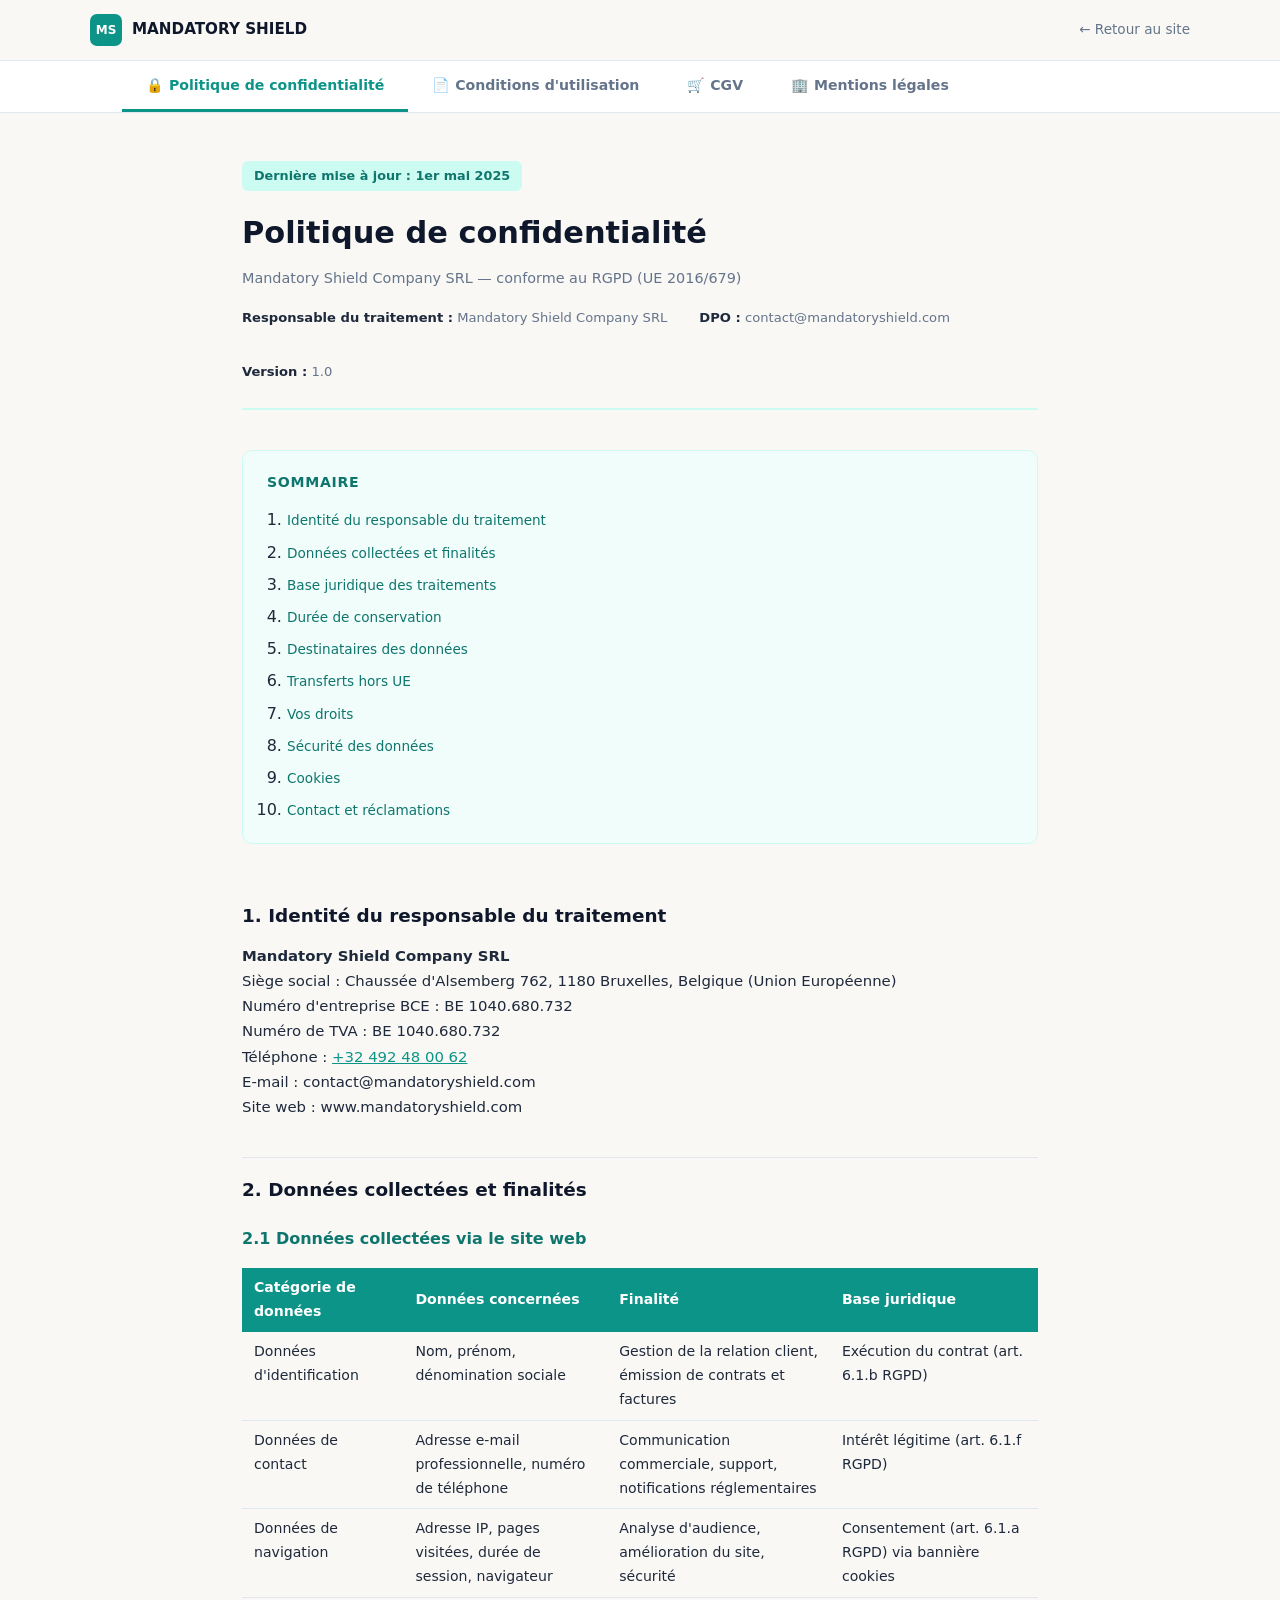
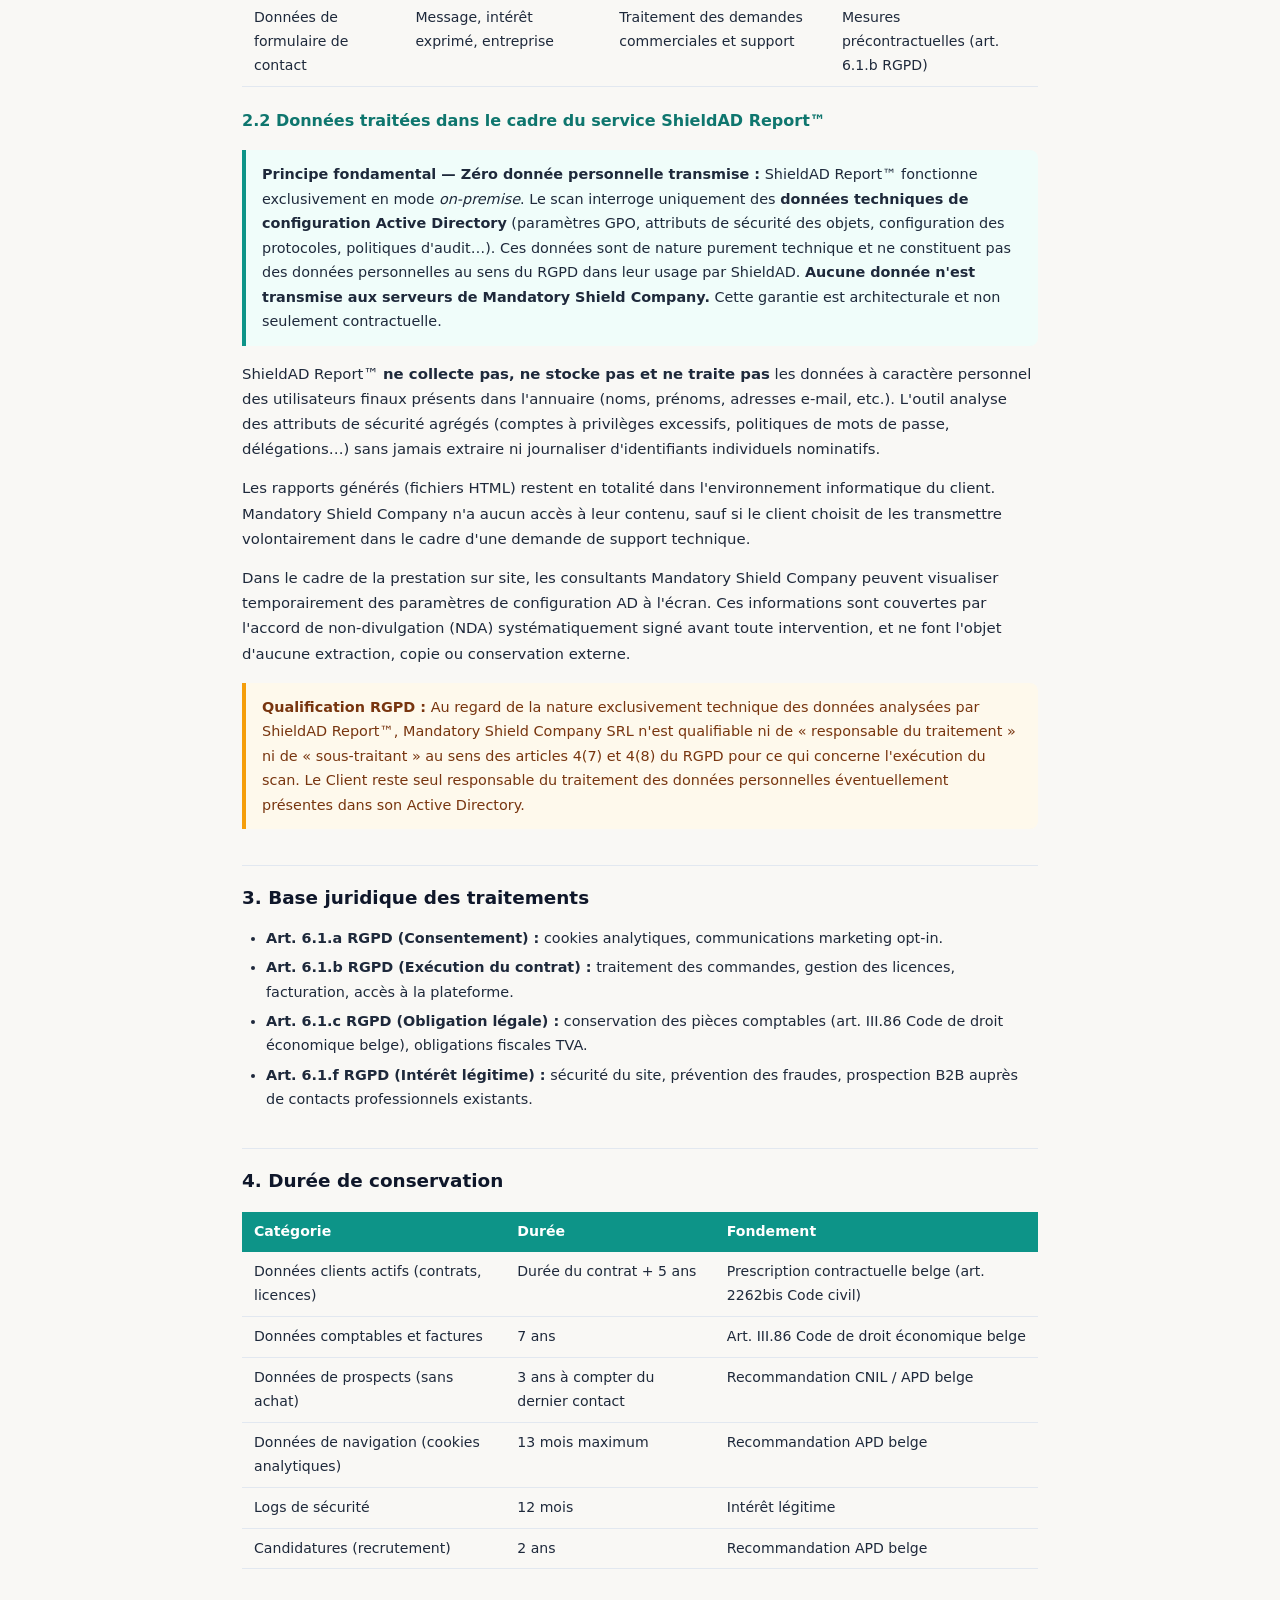
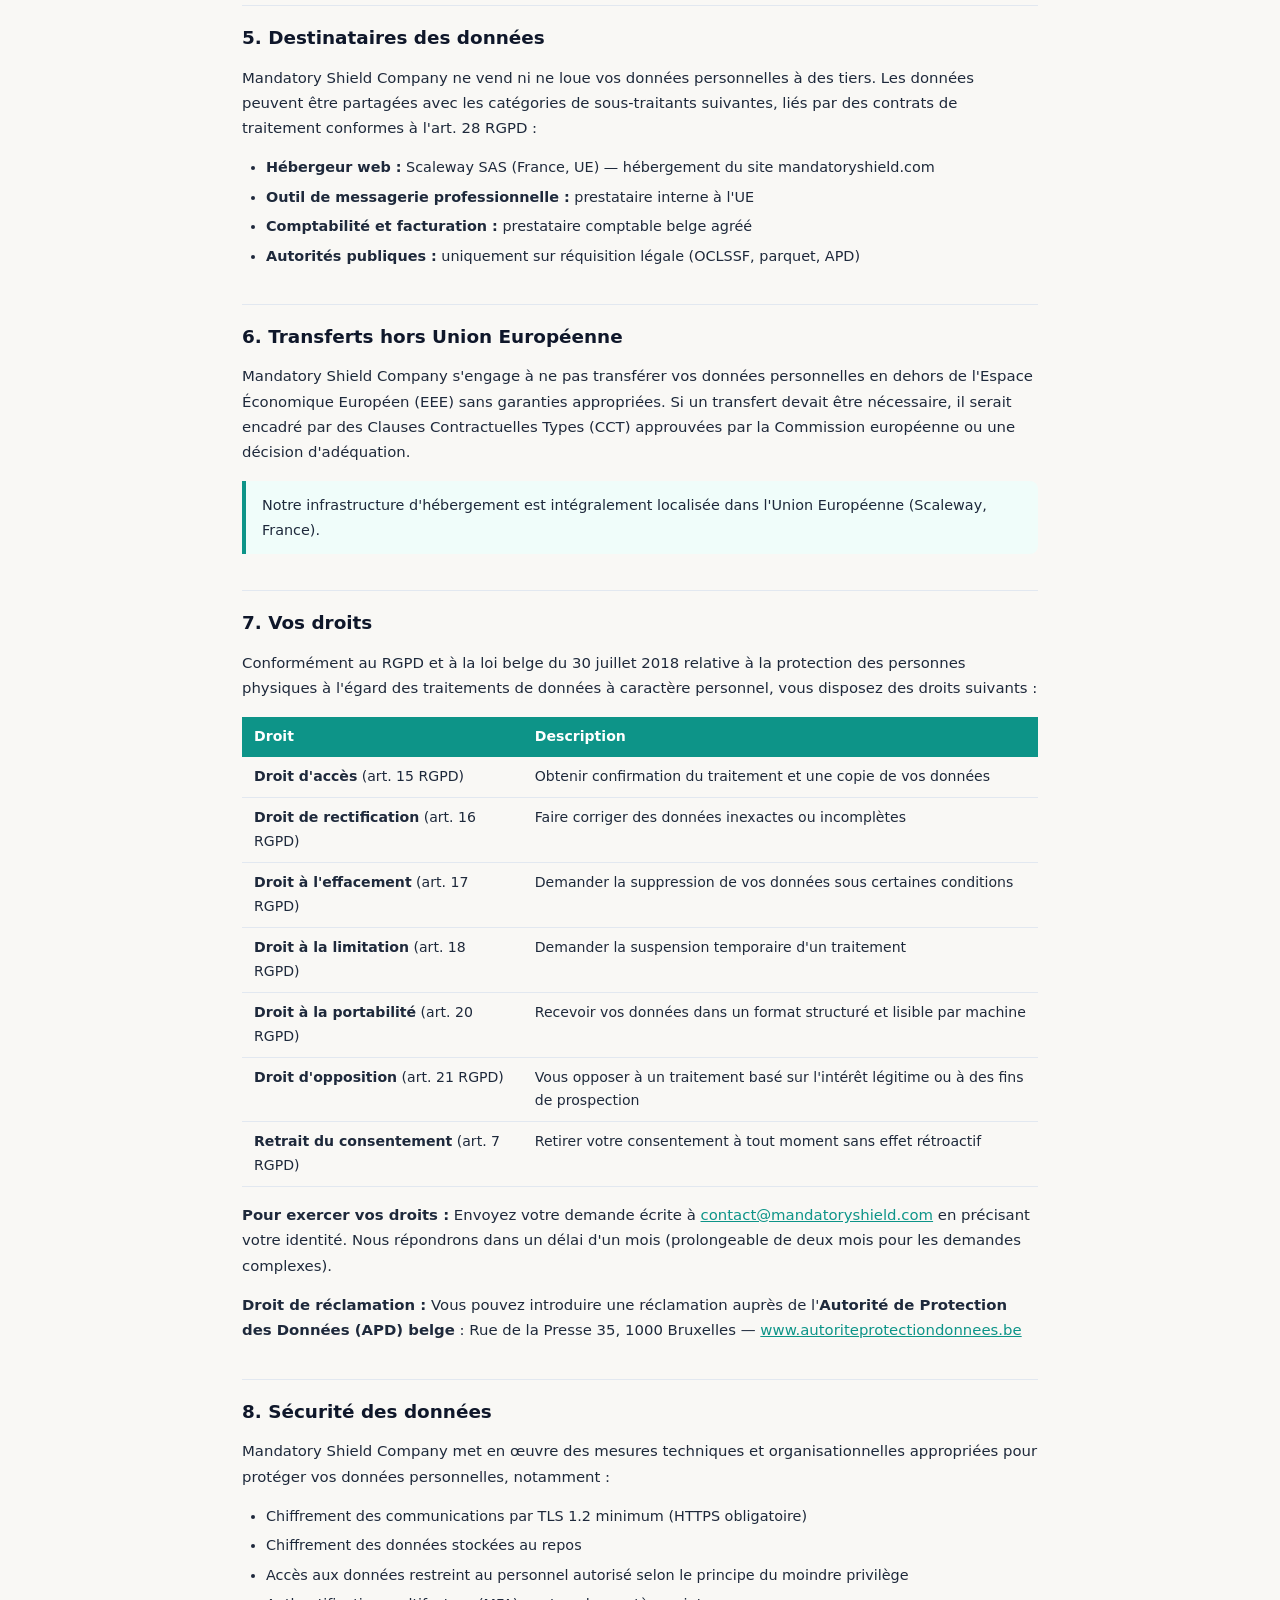
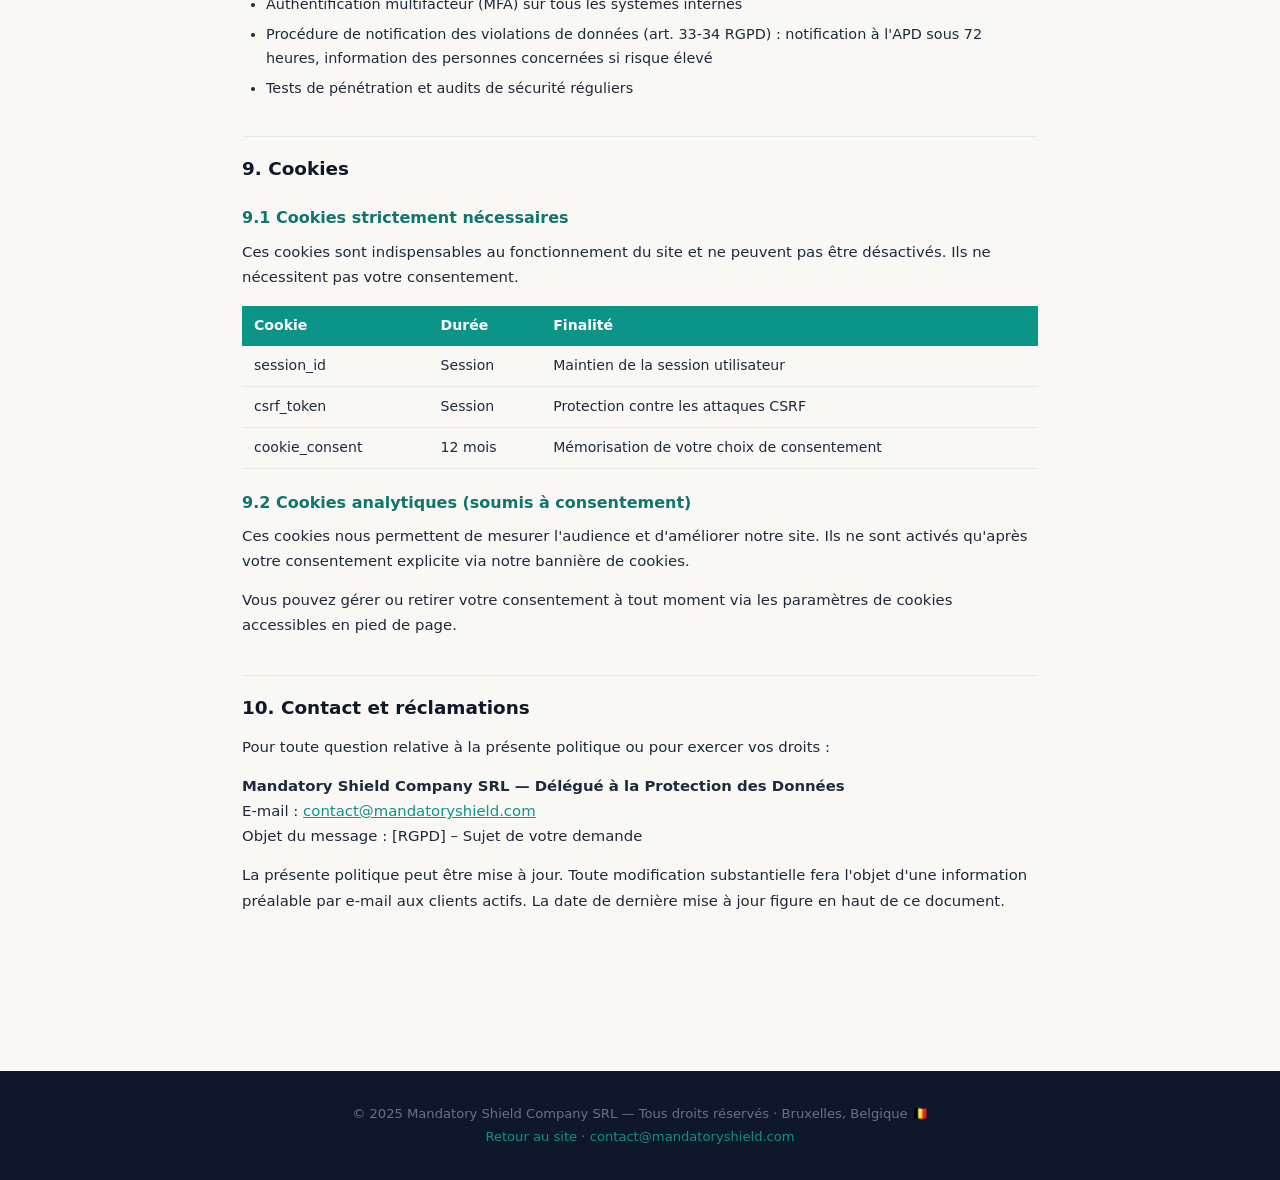
<file: legal.html>
<!DOCTYPE html>
<html lang="fr">
<head>
  <meta charset="UTF-8" />
  <meta name="viewport" content="width=device-width, initial-scale=1.0" />
  <title>Documents Légaux | Mandatory Shield Company</title>
  <meta name="description" content="Politique de confidentialité, conditions d'utilisation, CGV et mentions légales de Mandatory Shield Company SRL, Bruxelles, Belgique." />
  <meta name="robots" content="noindex, follow" />
  <style>
    :root {
      --teal: #0d9488;
      --teal-dark: #0f766e;
      --teal-subtle: #f0fdfa;
      --teal-light: #ccfbf1;
      --navy: #0f172a;
      --text: #1e293b;
      --muted: #64748b;
      --border: #e2e8f0;
      --bg: #f9f8f5;
    }
    *, *::before, *::after { box-sizing: border-box; margin: 0; padding: 0; }
    html { scroll-behavior: smooth; }
    body { font-family: 'Segoe UI', system-ui, sans-serif; background: var(--bg); color: var(--text); line-height: 1.7; }

    /* NAV */
    nav { background: rgba(249,248,245,0.97); border-bottom: 1px solid var(--border); padding: 0 2rem; position: sticky; top: 0; z-index: 100; backdrop-filter: blur(10px); }
    .nav-inner { max-width: 1100px; margin: 0 auto; display: flex; align-items: center; justify-content: space-between; height: 60px; }
    .nav-logo { display: flex; align-items: center; gap: 10px; text-decoration: none; }
    .nav-logo-icon { width: 32px; height: 32px; background: var(--teal); border-radius: 7px; display: flex; align-items: center; justify-content: center; color: white; font-weight: 800; font-size: 12px; }
    .nav-logo-text { font-weight: 700; color: var(--navy); font-size: 0.95rem; }
    .nav-back { color: var(--muted); text-decoration: none; font-size: 0.85rem; display: flex; align-items: center; gap: 6px; }
    .nav-back:hover { color: var(--teal); }

    /* TABS */
    .tabs-wrapper { background: white; border-bottom: 1px solid var(--border); position: sticky; top: 60px; z-index: 99; }
    .tabs { max-width: 1100px; margin: 0 auto; display: flex; overflow-x: auto; gap: 0; padding: 0 2rem; scrollbar-width: none; }
    .tabs::-webkit-scrollbar { display: none; }
    .tab-btn { padding: 1rem 1.5rem; border: none; background: none; cursor: pointer; font-size: 0.88rem; font-weight: 600; color: var(--muted); border-bottom: 3px solid transparent; white-space: nowrap; transition: all .2s; font-family: inherit; }
    .tab-btn:hover { color: var(--teal); }
    .tab-btn.active { color: var(--teal); border-bottom-color: var(--teal); }

    /* CONTENT */
    .content-wrapper { max-width: 860px; margin: 0 auto; padding: 3rem 2rem 5rem; }
    .doc-section { display: none; }
    .doc-section.active { display: block; }

    .doc-header { margin-bottom: 2.5rem; padding-bottom: 1.5rem; border-bottom: 2px solid var(--teal-light); }
    .doc-header h1 { font-size: 1.9rem; font-weight: 800; color: var(--navy); margin-bottom: .5rem; }
    .doc-meta { display: flex; gap: 2rem; flex-wrap: wrap; margin-top: 1rem; }
    .doc-meta-item { font-size: 0.82rem; color: var(--muted); }
    .doc-meta-item strong { color: var(--text); }

    .doc-toc { background: var(--teal-subtle); border: 1px solid var(--teal-light); border-radius: 10px; padding: 1.25rem 1.5rem; margin-bottom: 2.5rem; }
    .doc-toc h3 { font-size: 0.88rem; font-weight: 700; color: var(--teal-dark); margin-bottom: .75rem; text-transform: uppercase; letter-spacing: .05em; }
    .doc-toc ol { padding-left: 1.25rem; display: flex; flex-direction: column; gap: 5px; }
    .doc-toc ol li a { color: var(--teal-dark); text-decoration: none; font-size: 0.85rem; font-weight: 500; }
    .doc-toc ol li a:hover { text-decoration: underline; }

    h2.legal-h2 { font-size: 1.15rem; font-weight: 700; color: var(--navy); margin: 2.25rem 0 .75rem; padding-top: 1rem; border-top: 1px solid var(--border); }
    h2.legal-h2:first-of-type { border-top: none; margin-top: 0; }
    h3.legal-h3 { font-size: 1rem; font-weight: 700; color: var(--teal-dark); margin: 1.25rem 0 .5rem; }
    p.legal-p { color: var(--text); font-size: 0.93rem; margin-bottom: .85rem; }
    ul.legal-ul, ol.legal-ol { padding-left: 1.5rem; margin-bottom: 1rem; display: flex; flex-direction: column; gap: 5px; }
    ul.legal-ul li, ol.legal-ol li { font-size: 0.9rem; color: var(--text); }
    .legal-highlight { background: var(--teal-subtle); border-left: 4px solid var(--teal); padding: .75rem 1rem; border-radius: 0 8px 8px 0; margin: 1rem 0; font-size: 0.9rem; }
    .legal-warning { background: #fef9ec; border-left: 4px solid #f59e0b; padding: .75rem 1rem; border-radius: 0 8px 8px 0; margin: 1rem 0; font-size: 0.9rem; color: #78350f; }
    table.legal-table { width: 100%; border-collapse: collapse; margin: 1rem 0; font-size: 0.88rem; }
    table.legal-table th { background: var(--teal); color: white; padding: 8px 12px; text-align: left; font-weight: 600; }
    table.legal-table td { padding: 8px 12px; border-bottom: 1px solid var(--border); vertical-align: top; }
    table.legal-table tr:nth-child(even) td { background: var(--bg); }
    .legal-date-box { display: inline-block; background: var(--teal-light); color: var(--teal-dark); padding: 4px 12px; border-radius: 6px; font-size: 0.8rem; font-weight: 600; margin-bottom: 1rem; }

    /* FOOTER */
    .legal-footer { background: var(--navy); color: #64748b; text-align: center; padding: 2rem; font-size: 0.82rem; margin-top: 4rem; }
    .legal-footer a { color: var(--teal); text-decoration: none; }
  </style>
</head>
<body>

<nav>
  <div class="nav-inner">
    <a href="index.html" class="nav-logo">
      <div class="nav-logo-icon">MS</div>
      <span class="nav-logo-text">MANDATORY SHIELD</span>
    </a>
    <a href="index.html" class="nav-back" id="back-link">← Retour au site</a>
  </div>
</nav>

<div class="tabs-wrapper">
  <div class="tabs">
    <button class="tab-btn active" data-tab="privacy">🔒 Politique de confidentialité</button>
    <button class="tab-btn" data-tab="cgu">📄 Conditions d'utilisation</button>
    <button class="tab-btn" data-tab="cgv">🛒 CGV</button>
    <button class="tab-btn" data-tab="mentions">🏢 Mentions légales</button>
  </div>
</div>

<div class="content-wrapper">

  <!-- ===================== POLITIQUE DE CONFIDENTIALITÉ ===================== -->
  <div id="privacy" class="doc-section active">
    <div class="doc-header">
      <div class="legal-date-box">Dernière mise à jour : 1er mai 2025</div>
      <h1>Politique de confidentialité</h1>
      <p style="color:var(--muted);font-size:.9rem;">Mandatory Shield Company SRL — conforme au RGPD (UE 2016/679)</p>
      <div class="doc-meta">
        <div class="doc-meta-item"><strong>Responsable du traitement :</strong> Mandatory Shield Company SRL</div>
        <div class="doc-meta-item"><strong>DPO :</strong> contact@mandatoryshield.com</div>
        <div class="doc-meta-item"><strong>Version :</strong> 1.0</div>
      </div>
    </div>

    <div class="doc-toc">
      <h3>Sommaire</h3>
      <ol>
        <li><a href="#p1">Identité du responsable du traitement</a></li>
        <li><a href="#p2">Données collectées et finalités</a></li>
        <li><a href="#p3">Base juridique des traitements</a></li>
        <li><a href="#p4">Durée de conservation</a></li>
        <li><a href="#p5">Destinataires des données</a></li>
        <li><a href="#p6">Transferts hors UE</a></li>
        <li><a href="#p7">Vos droits</a></li>
        <li><a href="#p8">Sécurité des données</a></li>
        <li><a href="#p9">Cookies</a></li>
        <li><a href="#p10">Contact et réclamations</a></li>
      </ol>
    </div>

    <h2 class="legal-h2" id="p1">1. Identité du responsable du traitement</h2>
    <p class="legal-p"><strong>Mandatory Shield Company SRL</strong><br/>
    Siège social : Chaussée d'Alsemberg 762, 1180 Bruxelles, Belgique (Union Européenne)<br/>
    Numéro d'entreprise BCE : BE 1040.680.732<br/>
    Numéro de TVA : BE 1040.680.732<br/>
    Téléphone : <a href="tel:+32492480062" style="color:var(--teal)">+32 492 48 00 62</a><br/>
    E-mail : contact@mandatoryshield.com<br/>
    Site web : www.mandatoryshield.com</p>

    <h2 class="legal-h2" id="p2">2. Données collectées et finalités</h2>

    <h3 class="legal-h3">2.1 Données collectées via le site web</h3>
    <table class="legal-table">
      <tr><th>Catégorie de données</th><th>Données concernées</th><th>Finalité</th><th>Base juridique</th></tr>
      <tr><td>Données d'identification</td><td>Nom, prénom, dénomination sociale</td><td>Gestion de la relation client, émission de contrats et factures</td><td>Exécution du contrat (art. 6.1.b RGPD)</td></tr>
      <tr><td>Données de contact</td><td>Adresse e-mail professionnelle, numéro de téléphone</td><td>Communication commerciale, support, notifications réglementaires</td><td>Intérêt légitime (art. 6.1.f RGPD)</td></tr>
      <tr><td>Données de navigation</td><td>Adresse IP, pages visitées, durée de session, navigateur</td><td>Analyse d'audience, amélioration du site, sécurité</td><td>Consentement (art. 6.1.a RGPD) via bannière cookies</td></tr>
      <tr><td>Données de formulaire de contact</td><td>Message, intérêt exprimé, entreprise</td><td>Traitement des demandes commerciales et support</td><td>Mesures précontractuelles (art. 6.1.b RGPD)</td></tr>
    </table>

    <h3 class="legal-h3">2.2 Données traitées dans le cadre du service ShieldAD Report™</h3>
    <div class="legal-highlight">
      <strong>Principe fondamental — Zéro donnée personnelle transmise :</strong> ShieldAD Report™ fonctionne exclusivement en mode <em>on-premise</em>. Le scan interroge uniquement des <strong>données techniques de configuration Active Directory</strong> (paramètres GPO, attributs de sécurité des objets, configuration des protocoles, politiques d'audit…). Ces données sont de nature purement technique et ne constituent pas des données personnelles au sens du RGPD dans leur usage par ShieldAD. <strong>Aucune donnée n'est transmise aux serveurs de Mandatory Shield Company.</strong> Cette garantie est architecturale et non seulement contractuelle.
    </div>
    <p class="legal-p">ShieldAD Report™ <strong>ne collecte pas, ne stocke pas et ne traite pas</strong> les données à caractère personnel des utilisateurs finaux présents dans l'annuaire (noms, prénoms, adresses e-mail, etc.). L'outil analyse des attributs de sécurité agrégés (comptes à privilèges excessifs, politiques de mots de passe, délégations…) sans jamais extraire ni journaliser d'identifiants individuels nominatifs.</p>
    <p class="legal-p">Les rapports générés (fichiers HTML) restent en totalité dans l'environnement informatique du client. Mandatory Shield Company n'a aucun accès à leur contenu, sauf si le client choisit de les transmettre volontairement dans le cadre d'une demande de support technique.</p>
    <p class="legal-p">Dans le cadre de la prestation sur site, les consultants Mandatory Shield Company peuvent visualiser temporairement des paramètres de configuration AD à l'écran. Ces informations sont couvertes par l'accord de non-divulgation (NDA) systématiquement signé avant toute intervention, et ne font l'objet d'aucune extraction, copie ou conservation externe.</p>
    <div class="legal-warning">
      <strong>Qualification RGPD :</strong> Au regard de la nature exclusivement technique des données analysées par ShieldAD Report™, Mandatory Shield Company SRL n'est qualifiable ni de « responsable du traitement » ni de « sous-traitant » au sens des articles 4(7) et 4(8) du RGPD pour ce qui concerne l'exécution du scan. Le Client reste seul responsable du traitement des données personnelles éventuellement présentes dans son Active Directory.
    </div>

    <h2 class="legal-h2" id="p3">3. Base juridique des traitements</h2>
    <ul class="legal-ul">
      <li><strong>Art. 6.1.a RGPD (Consentement) :</strong> cookies analytiques, communications marketing opt-in.</li>
      <li><strong>Art. 6.1.b RGPD (Exécution du contrat) :</strong> traitement des commandes, gestion des licences, facturation, accès à la plateforme.</li>
      <li><strong>Art. 6.1.c RGPD (Obligation légale) :</strong> conservation des pièces comptables (art. III.86 Code de droit économique belge), obligations fiscales TVA.</li>
      <li><strong>Art. 6.1.f RGPD (Intérêt légitime) :</strong> sécurité du site, prévention des fraudes, prospection B2B auprès de contacts professionnels existants.</li>
    </ul>

    <h2 class="legal-h2" id="p4">4. Durée de conservation</h2>
    <table class="legal-table">
      <tr><th>Catégorie</th><th>Durée</th><th>Fondement</th></tr>
      <tr><td>Données clients actifs (contrats, licences)</td><td>Durée du contrat + 5 ans</td><td>Prescription contractuelle belge (art. 2262bis Code civil)</td></tr>
      <tr><td>Données comptables et factures</td><td>7 ans</td><td>Art. III.86 Code de droit économique belge</td></tr>
      <tr><td>Données de prospects (sans achat)</td><td>3 ans à compter du dernier contact</td><td>Recommandation CNIL / APD belge</td></tr>
      <tr><td>Données de navigation (cookies analytiques)</td><td>13 mois maximum</td><td>Recommandation APD belge</td></tr>
      <tr><td>Logs de sécurité</td><td>12 mois</td><td>Intérêt légitime</td></tr>
      <tr><td>Candidatures (recrutement)</td><td>2 ans</td><td>Recommandation APD belge</td></tr>
    </table>

    <h2 class="legal-h2" id="p5">5. Destinataires des données</h2>
    <p class="legal-p">Mandatory Shield Company ne vend ni ne loue vos données personnelles à des tiers. Les données peuvent être partagées avec les catégories de sous-traitants suivantes, liés par des contrats de traitement conformes à l'art. 28 RGPD :</p>
    <ul class="legal-ul">
      <li><strong>Hébergeur web :</strong> Scaleway SAS (France, UE) — hébergement du site mandatoryshield.com</li>
      <li><strong>Outil de messagerie professionnelle :</strong> prestataire interne à l'UE</li>
      <li><strong>Comptabilité et facturation :</strong> prestataire comptable belge agréé</li>
      <li><strong>Autorités publiques :</strong> uniquement sur réquisition légale (OCLSSF, parquet, APD)</li>
    </ul>

    <h2 class="legal-h2" id="p6">6. Transferts hors Union Européenne</h2>
    <p class="legal-p">Mandatory Shield Company s'engage à ne pas transférer vos données personnelles en dehors de l'Espace Économique Européen (EEE) sans garanties appropriées. Si un transfert devait être nécessaire, il serait encadré par des Clauses Contractuelles Types (CCT) approuvées par la Commission européenne ou une décision d'adéquation.</p>
    <div class="legal-highlight">Notre infrastructure d'hébergement est intégralement localisée dans l'Union Européenne (Scaleway, France).</div>

    <h2 class="legal-h2" id="p7">7. Vos droits</h2>
    <p class="legal-p">Conformément au RGPD et à la loi belge du 30 juillet 2018 relative à la protection des personnes physiques à l'égard des traitements de données à caractère personnel, vous disposez des droits suivants :</p>
    <table class="legal-table">
      <tr><th>Droit</th><th>Description</th></tr>
      <tr><td><strong>Droit d'accès</strong> (art. 15 RGPD)</td><td>Obtenir confirmation du traitement et une copie de vos données</td></tr>
      <tr><td><strong>Droit de rectification</strong> (art. 16 RGPD)</td><td>Faire corriger des données inexactes ou incomplètes</td></tr>
      <tr><td><strong>Droit à l'effacement</strong> (art. 17 RGPD)</td><td>Demander la suppression de vos données sous certaines conditions</td></tr>
      <tr><td><strong>Droit à la limitation</strong> (art. 18 RGPD)</td><td>Demander la suspension temporaire d'un traitement</td></tr>
      <tr><td><strong>Droit à la portabilité</strong> (art. 20 RGPD)</td><td>Recevoir vos données dans un format structuré et lisible par machine</td></tr>
      <tr><td><strong>Droit d'opposition</strong> (art. 21 RGPD)</td><td>Vous opposer à un traitement basé sur l'intérêt légitime ou à des fins de prospection</td></tr>
      <tr><td><strong>Retrait du consentement</strong> (art. 7 RGPD)</td><td>Retirer votre consentement à tout moment sans effet rétroactif</td></tr>
    </table>
    <p class="legal-p"><strong>Pour exercer vos droits :</strong> Envoyez votre demande écrite à <a href="mailto:contact@mandatoryshield.com" style="color:var(--teal)">contact@mandatoryshield.com</a> en précisant votre identité. Nous répondrons dans un délai d'un mois (prolongeable de deux mois pour les demandes complexes).</p>
    <p class="legal-p"><strong>Droit de réclamation :</strong> Vous pouvez introduire une réclamation auprès de l'<strong>Autorité de Protection des Données (APD) belge</strong> : Rue de la Presse 35, 1000 Bruxelles — <a href="https://www.autoriteprotectiondonnees.be" style="color:var(--teal)" target="_blank" rel="noopener">www.autoriteprotectiondonnees.be</a></p>

    <h2 class="legal-h2" id="p8">8. Sécurité des données</h2>
    <p class="legal-p">Mandatory Shield Company met en œuvre des mesures techniques et organisationnelles appropriées pour protéger vos données personnelles, notamment :</p>
    <ul class="legal-ul">
      <li>Chiffrement des communications par TLS 1.2 minimum (HTTPS obligatoire)</li>
      <li>Chiffrement des données stockées au repos</li>
      <li>Accès aux données restreint au personnel autorisé selon le principe du moindre privilège</li>
      <li>Authentification multifacteur (MFA) sur tous les systèmes internes</li>
      <li>Procédure de notification des violations de données (art. 33-34 RGPD) : notification à l'APD sous 72 heures, information des personnes concernées si risque élevé</li>
      <li>Tests de pénétration et audits de sécurité réguliers</li>
    </ul>

    <h2 class="legal-h2" id="p9">9. Cookies</h2>
    <h3 class="legal-h3">9.1 Cookies strictement nécessaires</h3>
    <p class="legal-p">Ces cookies sont indispensables au fonctionnement du site et ne peuvent pas être désactivés. Ils ne nécessitent pas votre consentement.</p>
    <table class="legal-table">
      <tr><th>Cookie</th><th>Durée</th><th>Finalité</th></tr>
      <tr><td>session_id</td><td>Session</td><td>Maintien de la session utilisateur</td></tr>
      <tr><td>csrf_token</td><td>Session</td><td>Protection contre les attaques CSRF</td></tr>
      <tr><td>cookie_consent</td><td>12 mois</td><td>Mémorisation de votre choix de consentement</td></tr>
    </table>
    <h3 class="legal-h3">9.2 Cookies analytiques (soumis à consentement)</h3>
    <p class="legal-p">Ces cookies nous permettent de mesurer l'audience et d'améliorer notre site. Ils ne sont activés qu'après votre consentement explicite via notre bannière de cookies.</p>
    <p class="legal-p">Vous pouvez gérer ou retirer votre consentement à tout moment via les paramètres de cookies accessibles en pied de page.</p>

    <h2 class="legal-h2" id="p10">10. Contact et réclamations</h2>
    <p class="legal-p">Pour toute question relative à la présente politique ou pour exercer vos droits :</p>
    <p class="legal-p"><strong>Mandatory Shield Company SRL — Délégué à la Protection des Données</strong><br/>
    E-mail : <a href="mailto:contact@mandatoryshield.com" style="color:var(--teal)">contact@mandatoryshield.com</a><br/>
    Objet du message : [RGPD] – Sujet de votre demande</p>
    <p class="legal-p">La présente politique peut être mise à jour. Toute modification substantielle fera l'objet d'une information préalable par e-mail aux clients actifs. La date de dernière mise à jour figure en haut de ce document.</p>
  </div>


  <!-- ===================== CONDITIONS D'UTILISATION ===================== -->
  <div id="cgu" class="doc-section">
    <div class="doc-header">
      <div class="legal-date-box">Version 1.0 — En vigueur depuis le 1er mai 2025</div>
      <h1>Conditions Générales d'Utilisation (CGU)</h1>
      <p style="color:var(--muted);font-size:.9rem;">Mandatory Shield Company SRL — Site web mandatoryshield.com et plateforme ShieldAD Report™</p>
    </div>

    <div class="doc-toc">
      <h3>Sommaire</h3>
      <ol>
        <li><a href="#u1">Objet et champ d'application</a></li>
        <li><a href="#u2">Acceptation des conditions</a></li>
        <li><a href="#u3">Accès au site et à la plateforme</a></li>
        <li><a href="#u4">Propriété intellectuelle</a></li>
        <li><a href="#u5">Obligations de l'utilisateur</a></li>
        <li><a href="#u6">Responsabilité</a></li>
        <li><a href="#u7">Liens hypertextes</a></li>
        <li><a href="#u8">Droit applicable et juridiction</a></li>
        <li><a href="#u9">Modification des CGU</a></li>
      </ol>
    </div>

    <h2 class="legal-h2" id="u1">1. Objet et champ d'application</h2>
    <p class="legal-p">Les présentes Conditions Générales d'Utilisation (ci-après « CGU ») régissent l'accès et l'utilisation du site web <strong>www.mandatoryshield.com</strong> (ci-après « le Site ») édité par <strong>Mandatory Shield Company SRL</strong>, société de droit belge dont le siège social est établi à Bruxelles, Belgique, actuellement en cours d'immatriculation auprès de la Banque-Carrefour des Entreprises.</p>
    <p class="legal-p">Ces CGU s'appliquent à tout visiteur ou utilisateur du Site. Elles sont distinctes des Conditions Générales de Vente (CGV) qui régissent les relations contractuelles commerciales et de la licence d'utilisation du logiciel ShieldAD Report™.</p>

    <h2 class="legal-h2" id="u2">2. Acceptation des conditions</h2>
    <p class="legal-p">L'accès et l'utilisation du Site impliquent l'acceptation pleine et entière des présentes CGU. Si vous n'acceptez pas ces conditions, vous devez cesser immédiatement d'utiliser le Site.</p>
    <p class="legal-p">En cas de contradiction entre les présentes CGU et des conditions particulières applicables à certains services, ces dernières prévaudront.</p>

    <h2 class="legal-h2" id="u3">3. Accès au site et à la plateforme</h2>
    <h3 class="legal-h3">3.1 Disponibilité</h3>
    <p class="legal-p">Mandatory Shield Company s'efforce d'assurer la disponibilité du Site 24h/24 et 7j/7. Toutefois, Mandatory Shield Company se réserve le droit d'interrompre temporairement l'accès au Site pour des raisons de maintenance, de mise à jour ou de force majeure, sans que cela puisse engager sa responsabilité.</p>
    <h3 class="legal-h3">3.2 Création de compte</h3>
    <p class="legal-p">Certains services nécessitent la création d'un compte utilisateur. L'utilisateur s'engage à fournir des informations exactes, complètes et à jour, à maintenir la confidentialité de ses identifiants et à notifier immédiatement Mandatory Shield Company de tout accès non autorisé à son compte.</p>
    <p class="legal-p">Mandatory Shield Company se réserve le droit de suspendre ou de résilier tout compte en cas de violation des présentes CGU.</p>
    <h3 class="legal-h3">3.3 Configuration technique requise</h3>
    <p class="legal-p">L'utilisateur est responsable de la configuration de son équipement informatique pour accéder au Site. Mandatory Shield Company ne saurait être tenu responsable des problèmes d'accès liés à la configuration de l'équipement de l'utilisateur ou de son fournisseur d'accès à internet.</p>

    <h2 class="legal-h2" id="u4">4. Propriété intellectuelle</h2>
    <p class="legal-p">L'ensemble des éléments du Site et de la plateforme ShieldAD Report™ — notamment les textes, graphiques, logotypes, icônes, images, captures d'écran, code source, algorithmes de scoring, moteurs d'analyse, bases de règles de sécurité, rapports générés, noms commerciaux et marques — sont la propriété exclusive de <strong>Mandatory Shield Company SRL</strong> ou de ses concédants de licence.</p>
    <p class="legal-p">Ces éléments sont protégés par le droit belge et européen de la propriété intellectuelle, notamment le <em>Code de droit économique belge</em> (Livre XI), la directive 2001/29/CE sur le droit d'auteur dans la société de l'information et la directive 2009/24/CE sur la protection juridique des programmes d'ordinateur.</p>
    <div class="legal-warning">
      <strong>Interdictions :</strong> Toute reproduction, représentation, modification, distribution, décompilation, ingénierie inverse (reverse engineering), extraction d'algorithmes ou création d'œuvres dérivées basées sur ShieldAD Report™ est strictement interdite sans autorisation écrite préalable de Mandatory Shield Company SRL.
    </div>
    <p class="legal-p">Une licence d'utilisation personnelle, non exclusive, non transférable et révocable est accordée à l'utilisateur pour les seuls besoins de consultation du Site.</p>

    <h2 class="legal-h2" id="u5">5. Obligations de l'utilisateur</h2>
    <p class="legal-p">L'utilisateur s'engage à :</p>
    <ul class="legal-ul">
      <li>Utiliser le Site et la plateforme conformément aux présentes CGU et aux lois belges et européennes applicables</li>
      <li>Ne pas porter atteinte aux droits de propriété intellectuelle de Mandatory Shield Company</li>
      <li>Ne pas tenter de contourner les mesures de sécurité du Site</li>
      <li>Ne pas utiliser le Site à des fins illicites, frauduleuses ou préjudiciables à des tiers</li>
      <li>Ne pas transmettre de virus, code malveillant ou tout contenu susceptible de nuire au fonctionnement du Site</li>
      <li>Ne pas procéder à de la rétro-ingénierie, décompilation ou désassemblage du logiciel ShieldAD Report™</li>
      <li>Ne pas utiliser des robots, scrapers ou tout moyen automatisé pour collecter des données depuis le Site sans autorisation écrite préalable</li>
    </ul>
    <p class="legal-p">En cas de violation de ces obligations, Mandatory Shield Company se réserve le droit de suspendre immédiatement l'accès au Site et aux services, et d'engager toute procédure judiciaire appropriée.</p>

    <h2 class="legal-h2" id="u6">6. Responsabilité</h2>
    <h3 class="legal-h3">6.1 Limitation de responsabilité de Mandatory Shield Company</h3>
    <p class="legal-p">Les informations publiées sur le Site sont fournies à titre indicatif. Mandatory Shield Company ne garantit pas l'exactitude, l'exhaustivité ou l'actualité des informations diffusées. L'utilisation des informations du Site se fait sous la seule responsabilité de l'utilisateur.</p>
    <p class="legal-p">ShieldAD Report™ est un outil d'audit et d'aide à la décision. Les résultats fournis ne constituent pas une garantie absolue de sécurité. Mandatory Shield Company ne saurait être tenu responsable d'incidents de sécurité survenant malgré l'utilisation du logiciel, de pertes de données, d'interruptions d'activité ou de tout dommage indirect résultant de l'utilisation ou de l'impossibilité d'utiliser la plateforme.</p>
    <p class="legal-p">La responsabilité contractuelle de Mandatory Shield Company est en tout état de cause limitée au montant hors taxe payé par le client au titre du contrat en cours, conformément aux CGV.</p>
    <h3 class="legal-h3">6.2 Force majeure</h3>
    <p class="legal-p">Mandatory Shield Company ne saurait être tenu responsable de tout manquement à ses obligations résultant d'un cas de force majeure au sens de l'article 5.225 du Code civil belge (nouveau), incluant notamment les cyberattaques d'envergure nationale, les pannes d'infrastructures internet, les catastrophes naturelles ou les décisions gouvernementales.</p>

    <h2 class="legal-h2" id="u7">7. Liens hypertextes</h2>
    <p class="legal-p">Le Site peut contenir des liens vers des sites tiers. Ces liens sont fournis à titre informatif uniquement. Mandatory Shield Company n'exerce aucun contrôle sur le contenu de ces sites et décline toute responsabilité quant à leur contenu, leur politique de confidentialité ou leurs pratiques.</p>
    <p class="legal-p">La création de liens hypertextes pointant vers le Site est autorisée à condition que le lien ne crée pas de confusion sur l'identité ou les activités de Mandatory Shield Company, et qu'il ne soit pas utilisé dans un contexte portant atteinte à l'image de la société.</p>

    <h2 class="legal-h2" id="u8">8. Droit applicable et juridiction</h2>
    <p class="legal-p">Les présentes CGU sont régies par le <strong>droit belge</strong>, à l'exclusion de ses règles de conflits de lois, et interprétées conformément à celui-ci.</p>
    <p class="legal-p">En cas de litige relatif à l'interprétation, la validité ou l'exécution des présentes CGU, et à défaut de résolution amiable dans un délai de 30 jours à compter de la notification du différend, les parties attribuent compétence exclusive aux <strong>tribunaux compétents de l'arrondissement judiciaire de Bruxelles</strong> (Belgique).</p>
    <p class="legal-p">Pour les consommateurs résidant dans l'UE : conformément au règlement (UE) n°524/2013, vous pouvez recourir à la plateforme de règlement en ligne des litiges (RLL) : <a href="https://ec.europa.eu/consumers/odr" style="color:var(--teal)" target="_blank" rel="noopener">https://ec.europa.eu/consumers/odr</a>. Mandatory Shield Company propose des services exclusivement aux professionnels (B2B).</p>

    <h2 class="legal-h2" id="u9">9. Modification des CGU</h2>
    <p class="legal-p">Mandatory Shield Company se réserve le droit de modifier les présentes CGU à tout moment. Les modifications entrent en vigueur dès leur publication sur le Site. Les utilisateurs disposant d'un compte seront informés par e-mail de toute modification substantielle au moins 30 jours avant son entrée en vigueur.</p>
    <p class="legal-p">La poursuite de l'utilisation du Site après modification des CGU vaut acceptation des nouvelles conditions.</p>
  </div>


  <!-- ===================== CGV ===================== -->
  <div id="cgv" class="doc-section">
    <div class="doc-header">
      <div class="legal-date-box">Version 1.0 — En vigueur depuis le 1er mai 2025</div>
      <h1>Conditions Générales de Vente (CGV)</h1>
      <p style="color:var(--muted);font-size:.9rem;">Mandatory Shield Company SRL — Ventes B2B exclusivement — Droit belge applicable</p>
    </div>

    <div class="doc-toc">
      <h3>Sommaire</h3>
      <ol>
        <li><a href="#v1">Identification du vendeur et champ d'application</a></li>
        <li><a href="#v2">Formation du contrat</a></li>
        <li><a href="#v3">Description des offres et services</a></li>
        <li><a href="#v4">Prix, TVA et facturation</a></li>
        <li><a href="#v5">Modalités de paiement</a></li>
        <li><a href="#v6">Livraison et intervention sur site</a></li>
        <li><a href="#v7">Licence d'utilisation du logiciel</a></li>
        <li><a href="#v8">Durée, renouvellement et résiliation</a></li>
        <li><a href="#v9">Garanties et support</a></li>
        <li><a href="#v10">Responsabilité et limitation</a></li>
        <li><a href="#v11">Confidentialité</a></li>
        <li><a href="#v12">Droit applicable et litiges</a></li>
      </ol>
    </div>

    <h2 class="legal-h2" id="v1">1. Identification du vendeur et champ d'application</h2>
    <p class="legal-p"><strong>Mandatory Shield Company SRL</strong><br/>
    Siège social : Chaussée d'Alsemberg 762, 1180 Bruxelles, Belgique (Union Européenne)<br/>
    Numéro BCE : BE 1040.680.732 | TVA : BE 1040.680.732<br/>
    Téléphone : +32 492 48 00 62 | E-mail commercial : contact@mandatoryshield.com</p>
    <p class="legal-p">Les présentes Conditions Générales de Vente (ci-après « CGV ») s'appliquent exclusivement aux ventes et prestations de services conclues entre Mandatory Shield Company SRL (ci-après « le Prestataire ») et tout acheteur professionnel (ci-après « le Client »), personne morale ou personne physique agissant dans le cadre de son activité professionnelle.</p>
    <div class="legal-warning"><strong>Les présentes CGV s'appliquent exclusivement dans un contexte B2B.</strong> Elles ne s'appliquent pas aux consommateurs au sens du droit belge de la consommation (livre VI du Code de droit économique).</div>
    <p class="legal-p">Toute commande implique l'acceptation pleine et entière des présentes CGV, qui prévalent sur les conditions générales d'achat du Client, sauf accord écrit contraire signé par un représentant légal de Mandatory Shield Company SRL.</p>

    <h2 class="legal-h2" id="v2">2. Formation du contrat</h2>
    <p class="legal-p">Le contrat est formé selon les étapes suivantes :</p>
    <ol class="legal-ol">
      <li><strong>Demande :</strong> Le Client adresse une demande via le site web ou par e-mail.</li>
      <li><strong>Devis :</strong> Mandatory Shield Company émet un devis écrit personnalisé dans un délai de 48 heures ouvrables.</li>
      <li><strong>Acceptation :</strong> Le Client signe et retourne le devis, accompagné d'une commande (bon de commande ou acceptation formelle par e-mail).</li>
      <li><strong>Confirmation :</strong> Mandatory Shield Company confirme la réception et programme la prestation.</li>
    </ol>
    <p class="legal-p">Le devis est valable 30 jours calendriers à compter de sa date d'émission, sauf mention contraire expressément indiquée.</p>

    <h2 class="legal-h2" id="v3">3. Description des offres et services</h2>
    <table class="legal-table">
      <tr><th>Offre</th><th>Contenu principal</th><th>Prix indicatif HT/an</th></tr>
      <tr><td><strong>ESSENTIAL</strong></td><td>4 audits AD/an, rapports complets, scoring, remédiation guidée, support e-mail, intervention sur site</td><td>6 900 €</td></tr>
      <tr><td><strong>PROFESSIONAL</strong></td><td>Tout Essential + module Azure AD/hybride, audits illimités, tableau de bord multi-sites, conformité ISO/RGPD/DORA, support prioritaire</td><td>14 900 €</td></tr>
      <tr><td><strong>ENTERPRISE</strong></td><td>Tout Professional + monitoring 24/7, sandbox d'attaques, intégration SIEM/SOC, account manager dédié, SLA contractuels</td><td>Sur devis</td></tr>
    </table>
    <p class="legal-p">Chaque prestation inclut systématiquement une intervention sur site d'un consultant Mandatory Shield Company, conformément à la philosophie d'audit de la société. Les frais de déplacement pour les interventions hors de la Région de Bruxelles-Capitale sont facturés selon le barème en vigueur communiqué avec le devis.</p>

    <h2 class="legal-h2" id="v4">4. Prix, TVA et facturation</h2>
    <p class="legal-p">Tous les prix sont exprimés en euros (<strong>€</strong>), <strong>hors taxes (HT)</strong>. La TVA applicable est celle en vigueur en Belgique au taux légal applicable à la date de facturation (actuellement 21 % sur les services informatiques B2B en Belgique, sous réserve d'application du mécanisme d'autoliquidation pour les assujettis TVA intracommunautaires).</p>
    <p class="legal-p">La facture est émise à la signature du contrat ou du bon de commande. Pour les contrats annuels, la totalité du montant est facturée à la commande. Aucune facturation au prorata temporis n'est appliquée en cas de résiliation anticipée, sauf disposition contraire expressément stipulée au contrat.</p>
    <h3 class="legal-h3">Révision tarifaire</h3>
    <p class="legal-p">Les tarifs peuvent être révisés annuellement, au plus tôt à l'échéance du contrat, avec un préavis écrit de 60 jours. La révision est plafonnée à l'indice des prix à la consommation (IPC) belge publié par Statbel pour l'année écoulée, sauf évolution substantielle du produit.</p>

    <h2 class="legal-h2" id="v5">5. Modalités de paiement</h2>
    <p class="legal-p"><strong>Délai de paiement :</strong> Les factures sont payables à <strong>30 jours nets</strong> à compter de la date d'émission, par virement bancaire sur le compte de Mandatory Shield Company SRL dont les coordonnées figurent sur la facture.</p>
    <p class="legal-p"><strong>Retard de paiement :</strong> Conformément à la loi belge du 2 août 2002 concernant la lutte contre le retard de paiement dans les transactions commerciales (transposant la directive 2011/7/UE), tout retard de paiement entraîne automatiquement et sans mise en demeure préalable :</p>
    <ul class="legal-ul">
      <li>Des intérêts de retard au taux de référence de la BCE majoré de 8 points de pourcentage</li>
      <li>Une indemnité forfaitaire de recouvrement de <strong>40 €</strong> par facture impayée</li>
      <li>Le droit de suspendre l'accès aux services après mise en demeure restée sans effet pendant 15 jours</li>
    </ul>
    <p class="legal-p"><strong>Clause de réserve de propriété :</strong> Le logiciel ShieldAD Report™ et les licences accordées demeurent la propriété exclusive de Mandatory Shield Company SRL jusqu'au paiement intégral de l'ensemble des sommes dues.</p>

    <h2 class="legal-h2" id="v6">6. Livraison et intervention sur site</h2>
    <p class="legal-p">Après réception du paiement et signature du contrat, l'intervention sur site est planifiée dans un délai de <strong>5 à 10 jours ouvrables</strong> selon la localisation du Client et les disponibilités des consultants.</p>
    <p class="legal-p">Le Client s'engage à :</p>
    <ul class="legal-ul">
      <li>Mettre à disposition un poste Windows répondant aux prérequis techniques (Windows Server 2016+, PowerShell 5.1+, module RSAT AD)</li>
      <li>Désigner un interlocuteur technique (administrateur système) et un représentant de la direction (DSI ou équivalent) présents lors de l'intervention</li>
      <li>Fournir un accès réseau sécurisé au domaine Active Directory concerné</li>
      <li>Valider le hash SHA-256 de l'exécutable ShieldAD en présence du consultant avant lancement</li>
    </ul>
    <p class="legal-p">En cas d'impossibilité d'accès imputable au Client (absence de l'interlocuteur, environnement non préparé), les frais de déplacement de la journée perdue sont facturés au Client à hauteur de 500 € HT.</p>

    <h2 class="legal-h2" id="v7">7. Licence d'utilisation du logiciel</h2>
    <p class="legal-p">Mandatory Shield Company accorde au Client, pour la durée du contrat, une licence d'utilisation non exclusive, non transférable, limitée aux domaines Active Directory du Client désignés dans le contrat.</p>
    <p class="legal-p"><strong>Usages autorisés :</strong> Exécution du logiciel sur les systèmes du Client, génération de rapports d'audit pour usage interne et présentation à des auditeurs externes dans le cadre de démarches de conformité.</p>
    <p class="legal-p"><strong>Usages interdits :</strong></p>
    <ul class="legal-ul">
      <li>Sous-licencier, revendre, louer ou prêter le logiciel à des tiers</li>
      <li>Utiliser le logiciel pour auditer des infrastructures n'appartenant pas au Client (prestation de service tiers)</li>
      <li>Procéder à de la rétro-ingénierie, décompilation, désassemblage ou extraction des règles de sécurité</li>
      <li>Modifier, adapter ou créer des œuvres dérivées basées sur le logiciel</li>
    </ul>

    <h2 class="legal-h2" id="v8">8. Durée, renouvellement et résiliation</h2>
    <p class="legal-p"><strong>Durée :</strong> Les contrats sont conclus pour une durée initiale d'un (1) an à compter de la date de signature.</p>
    <p class="legal-p"><strong>Renouvellement :</strong> À l'échéance, le contrat est reconduit tacitement pour des périodes successives d'un an, sauf notification de non-renouvellement adressée par lettre recommandée ou e-mail avec accusé de réception au moins <strong>30 jours avant la date d'échéance</strong>.</p>
    <p class="legal-p"><strong>Résiliation pour manquement :</strong> Chaque partie peut résilier le contrat de plein droit, après mise en demeure par lettre recommandée restée sans effet pendant 15 jours, en cas de manquement grave de l'autre partie à ses obligations contractuelles.</p>
    <p class="legal-p"><strong>Effets de la résiliation :</strong> À la date de résiliation, les droits d'accès et de licence du Client sont immédiatement révoqués. Aucun remboursement n'est dû pour la période déjà facturée.</p>

    <h2 class="legal-h2" id="v9">9. Garanties et support</h2>
    <h3 class="legal-h3">9.1 Garantie de fonctionnement</h3>
    <p class="legal-p">Mandatory Shield Company garantit que le logiciel ShieldAD Report™ fonctionnera conformément à sa documentation pour les environnements techniques décrits dans les prérequis. En cas de dysfonctionnement avéré, Mandatory Shield Company s'engage à fournir une correction ou un contournement dans un délai raisonnable.</p>
    <h3 class="legal-h3">9.2 Support technique</h3>
    <table class="legal-table">
      <tr><th>Offre</th><th>Canal</th><th>Délai de réponse garanti</th><th>Horaires</th></tr>
      <tr><td>Essential</td><td>E-mail uniquement</td><td>48h ouvrables</td><td>Lun-Ven 9h-18h CET</td></tr>
      <tr><td>Professional</td><td>E-mail + Téléphone</td><td>24h ouvrables</td><td>Lun-Ven 9h-18h CET</td></tr>
      <tr><td>Enterprise</td><td>E-mail + Téléphone + Astreinte</td><td>4h (incidents critiques P1)</td><td>24/7 selon SLA contractuel</td></tr>
    </table>
    <h3 class="legal-h3">9.3 Mises à jour</h3>
    <p class="legal-p">Les mises à jour correctives et les nouvelles règles de sécurité intégrées dans ShieldAD Report™ sont incluses dans l'abonnement. Les nouvelles fonctionnalités majeures peuvent faire l'objet d'une mise à niveau tarifaire communiquée avec un préavis de 60 jours.</p>

    <h2 class="legal-h2" id="v10">10. Responsabilité et limitation</h2>
    <p class="legal-p">ShieldAD Report™ est un outil d'audit et d'aide à la décision. Il ne remplace pas un audit de sécurité certifié par un organisme accrédité ni les obligations légales du Client en matière de cybersécurité.</p>
    <p class="legal-p">La responsabilité de Mandatory Shield Company ne peut être engagée que pour des dommages directs, prévisibles et prouvés résultant d'une faute avérée dans l'exécution de ses obligations contractuelles.</p>
    <p class="legal-p"><strong>En aucun cas</strong> Mandatory Shield Company ne peut être tenu responsable de :</p>
    <ul class="legal-ul">
      <li>Dommages indirects (perte de chiffre d'affaires, perte de données, atteinte à l'image)</li>
      <li>Incidents de sécurité survenant dans les environnements du Client, qu'une vulnérabilité ait été signalée ou non par ShieldAD</li>
      <li>Non-conformité du Client aux réglementations NIS2, ISO 27001, RGPD ou autres après réception des rapports</li>
      <li>Dommages résultant d'une utilisation du logiciel non conforme à la documentation</li>
    </ul>
    <p class="legal-p"><strong>Plafond de responsabilité :</strong> La responsabilité totale et cumulée de Mandatory Shield Company au titre du présent contrat est limitée au montant HT effectivement encaissé par Mandatory Shield Company au titre de l'année contractuelle en cours.</p>

    <h2 class="legal-h2" id="v11">11. Confidentialité</h2>
    <p class="legal-p">Les parties s'engagent mutuellement à considérer comme confidentielles toutes les informations échangées dans le cadre du contrat, notamment les données techniques de l'infrastructure Active Directory du Client, les résultats des audits et les rapports générés.</p>
    <p class="legal-p">Un accord de non-divulgation (NDA) est systématiquement proposé et signé avant toute intervention sur site. En cas de contradiction, les stipulations du NDA signé prévalent sur les présentes CGV.</p>
    <p class="legal-p">Ces obligations de confidentialité survivent à l'expiration ou à la résiliation du contrat pour une durée de <strong>5 ans</strong>.</p>

    <h2 class="legal-h2" id="v12">12. Droit applicable et litiges</h2>
    <p class="legal-p">Les présentes CGV sont régies par le <strong>droit belge</strong>. En cas de litige, les parties s'efforceront de trouver une solution amiable dans un délai de 30 jours. À défaut, le litige sera soumis à la compétence exclusive des <strong>tribunaux de l'arrondissement judiciaire de Bruxelles</strong>.</p>
    <p class="legal-p">Les parties renoncent expressément à l'application de la Convention des Nations Unies sur les contrats de vente internationale de marchandises (CISG) à leurs relations contractuelles.</p>
  </div>


  <!-- ===================== MENTIONS LÉGALES ===================== -->
  <div id="mentions" class="doc-section">
    <div class="doc-header">
      <div class="legal-date-box">Mise à jour : 1er mai 2025</div>
      <h1>Mentions Légales</h1>
      <p style="color:var(--muted);font-size:.9rem;">Conformément à l'article XII.7 du Code de droit économique belge et au droit européen applicable</p>
    </div>

    <h2 class="legal-h2">1. Éditeur du site</h2>
    <p class="legal-p">
      <strong>Mandatory Shield Company SRL</strong><br/>
      Forme juridique : Société à Responsabilité Limitée (SRL) de droit belge<br/>
      Siège social : Chaussée d'Alsemberg 762, 1180 Bruxelles, Belgique (Union Européenne)<br/>
      Numéro d'entreprise BCE : BE 1040.680.732<br/>
      Numéro de TVA intracommunautaire : BE 1040.680.732<br/>
      Capital : en cours d'attribution<br/>
      <br/>
      <strong>Co-fondateurs et dirigeants :</strong><br/>
      Pierre-Antoine Rouhaud — Co-fondateur & CEO<br/>
      Raphaël Berki — Co-fondateur & CTO<br/>
      <br/>
      <strong>Contact :</strong> contact@mandatoryshield.com — +32 492 48 00 62<br/>
      <strong>Site web :</strong> www.mandatoryshield.com
    </p>

    <h2 class="legal-h2">2. Hébergement</h2>
    <p class="legal-p">
      <strong>Scaleway SAS</strong><br/>
      Filiale du groupe Iliad<br/>
      8 rue de la Ville l'Évêque — 75008 Paris, France<br/>
      RCS Paris : 433 115 904<br/>
      Site : <a href="https://www.scaleway.com" style="color:var(--teal)" target="_blank" rel="noopener">www.scaleway.com</a><br/>
      Infrastructure hébergée dans l'Union Européenne (France)
    </p>

    <h2 class="legal-h2">3. Propriété intellectuelle</h2>
    <p class="legal-p">L'ensemble du contenu de ce site — textes, graphismes, logos, icônes, images, clips audio ou vidéo, téléchargements numériques, compilations de données, logiciels — est la propriété de <strong>Mandatory Shield Company SRL</strong> ou de ses concédants de licence et est protégé par le droit belge et international de la propriété intellectuelle.</p>
    <p class="legal-p">La marque <strong>ShieldAD Report™</strong>, le logo Mandatory Shield et l'ensemble des dénominations commerciales utilisées sur ce site sont des marques déposées ou en cours de dépôt. Toute reproduction ou représentation non autorisée constitue une contrefaçon sanctionnée par le Code de droit économique belge (Livre XI) et les textes européens applicables.</p>

    <h2 class="legal-h2">4. Responsabilité éditoriale</h2>
    <p class="legal-p">Directeur de la publication : <strong>Pierre-Antoine Rouhaud</strong>, Co-fondateur & CEO de Mandatory Shield Company SRL.</p>
    <p class="legal-p">Mandatory Shield Company SRL s'efforce d'assurer l'exactitude et la mise à jour des informations diffusées sur ce site. Toutefois, elle ne peut garantir l'exactitude, la précision ou l'exhaustivité des informations mises à la disposition sur ce site. En conséquence, Mandatory Shield Company décline toute responsabilité pour toute imprécision, inexactitude ou omission portant sur des informations disponibles sur ce site.</p>

    <h2 class="legal-h2">5. Données personnelles et RGPD</h2>
    <p class="legal-p">Le traitement des données personnelles collectées via ce site est effectué conformément au <strong>Règlement (UE) 2016/679 du 27 avril 2016</strong> (RGPD) et à la loi belge du 30 juillet 2018 relative à la protection des personnes physiques à l'égard des traitements de données à caractère personnel.</p>
    <p class="legal-p">Responsable du traitement : Mandatory Shield Company SRL, contact@mandatoryshield.com.</p>
    <p class="legal-p">Pour toute question relative à la protection de vos données ou pour exercer vos droits (accès, rectification, effacement, portabilité, opposition), consultez notre <button data-show-tab="privacy" style="background:none;border:none;color:var(--teal);cursor:pointer;font-weight:600;text-decoration:underline;font-family:inherit;font-size:inherit;">Politique de confidentialité</button> ou contactez-nous à contact@mandatoryshield.com.</p>
    <p class="legal-p">Autorité de contrôle compétente : <strong>Autorité de Protection des Données (APD)</strong> — Rue de la Presse 35, 1000 Bruxelles — <a href="https://www.autoriteprotectiondonnees.be" style="color:var(--teal)" target="_blank" rel="noopener">www.autoriteprotectiondonnees.be</a></p>

    <h2 class="legal-h2">6. Cookies</h2>
    <p class="legal-p">Ce site utilise des cookies. Pour toute information détaillée sur les cookies utilisés, leur finalité et les modalités de gestion de vos préférences, consultez notre <button data-show-tab="privacy" style="background:none;border:none;color:var(--teal);cursor:pointer;font-weight:600;text-decoration:underline;font-family:inherit;font-size:inherit;">Politique de confidentialité</button>, section 9 (Cookies).</p>

    <h2 class="legal-h2">7. Droit applicable</h2>
    <p class="legal-p">Le présent site et son contenu sont soumis au <strong>droit belge</strong>. En cas de litige concernant l'utilisation du site, les tribunaux compétents de l'arrondissement judiciaire de <strong>Bruxelles</strong> (Belgique) seront exclusivement compétents.</p>

    <h2 class="legal-h2">8. Numéros d'immatriculation et registres</h2>
    <table class="legal-table">
      <tr><th>Registre / Organisme</th><th>Numéro / Statut</th></tr>
      <tr><td>Banque-Carrefour des Entreprises (BCE)</td><td>BE 1040.680.732</td></tr>
      <tr><td>Numéro de TVA belge</td><td>BE 1040.680.732</td></tr>
      <tr><td>Tribunal de l'entreprise</td><td>Bruxelles (ressort)</td></tr>
      <tr><td>Marque ShieldAD Report™</td><td>Dépôt EUIPO en cours</td></tr>
      <tr><td>Assurance responsabilité civile professionnelle</td><td><em>En cours de souscription — avant tout contrat commercial</em></td></tr>
    </table>

    <h2 class="legal-h2">9. Crédits</h2>
    <p class="legal-p">Conception et développement du site web : Mandatory Shield Company SRL — Équipe interne.<br/>
    Icônes : Lucide Icons (licence MIT).<br/>
    Polices de caractères : Segoe UI / System UI (licences système).</p>

    <div class="legal-highlight" style="margin-top:2rem;">
      <strong>📋 Reste à finaliser :</strong> Le montant du capital social et la souscription d'une assurance responsabilité civile professionnelle doivent être complétés avant tout contrat commercial, conformément à l'article XII.7 §1er du Code de droit économique belge.
    </div>
  </div>

</div>

<div class="legal-footer">
  © 2025 Mandatory Shield Company SRL — Tous droits réservés · Bruxelles, Belgique 🇧🇪<br/>
  <a href="index.html" id="footer-back-link">Retour au site</a> · <a href="mailto:contact@mandatoryshield.com">contact@mandatoryshield.com</a>
</div>

<script src="legal.js"></script>
</body>
</html>
</file>
